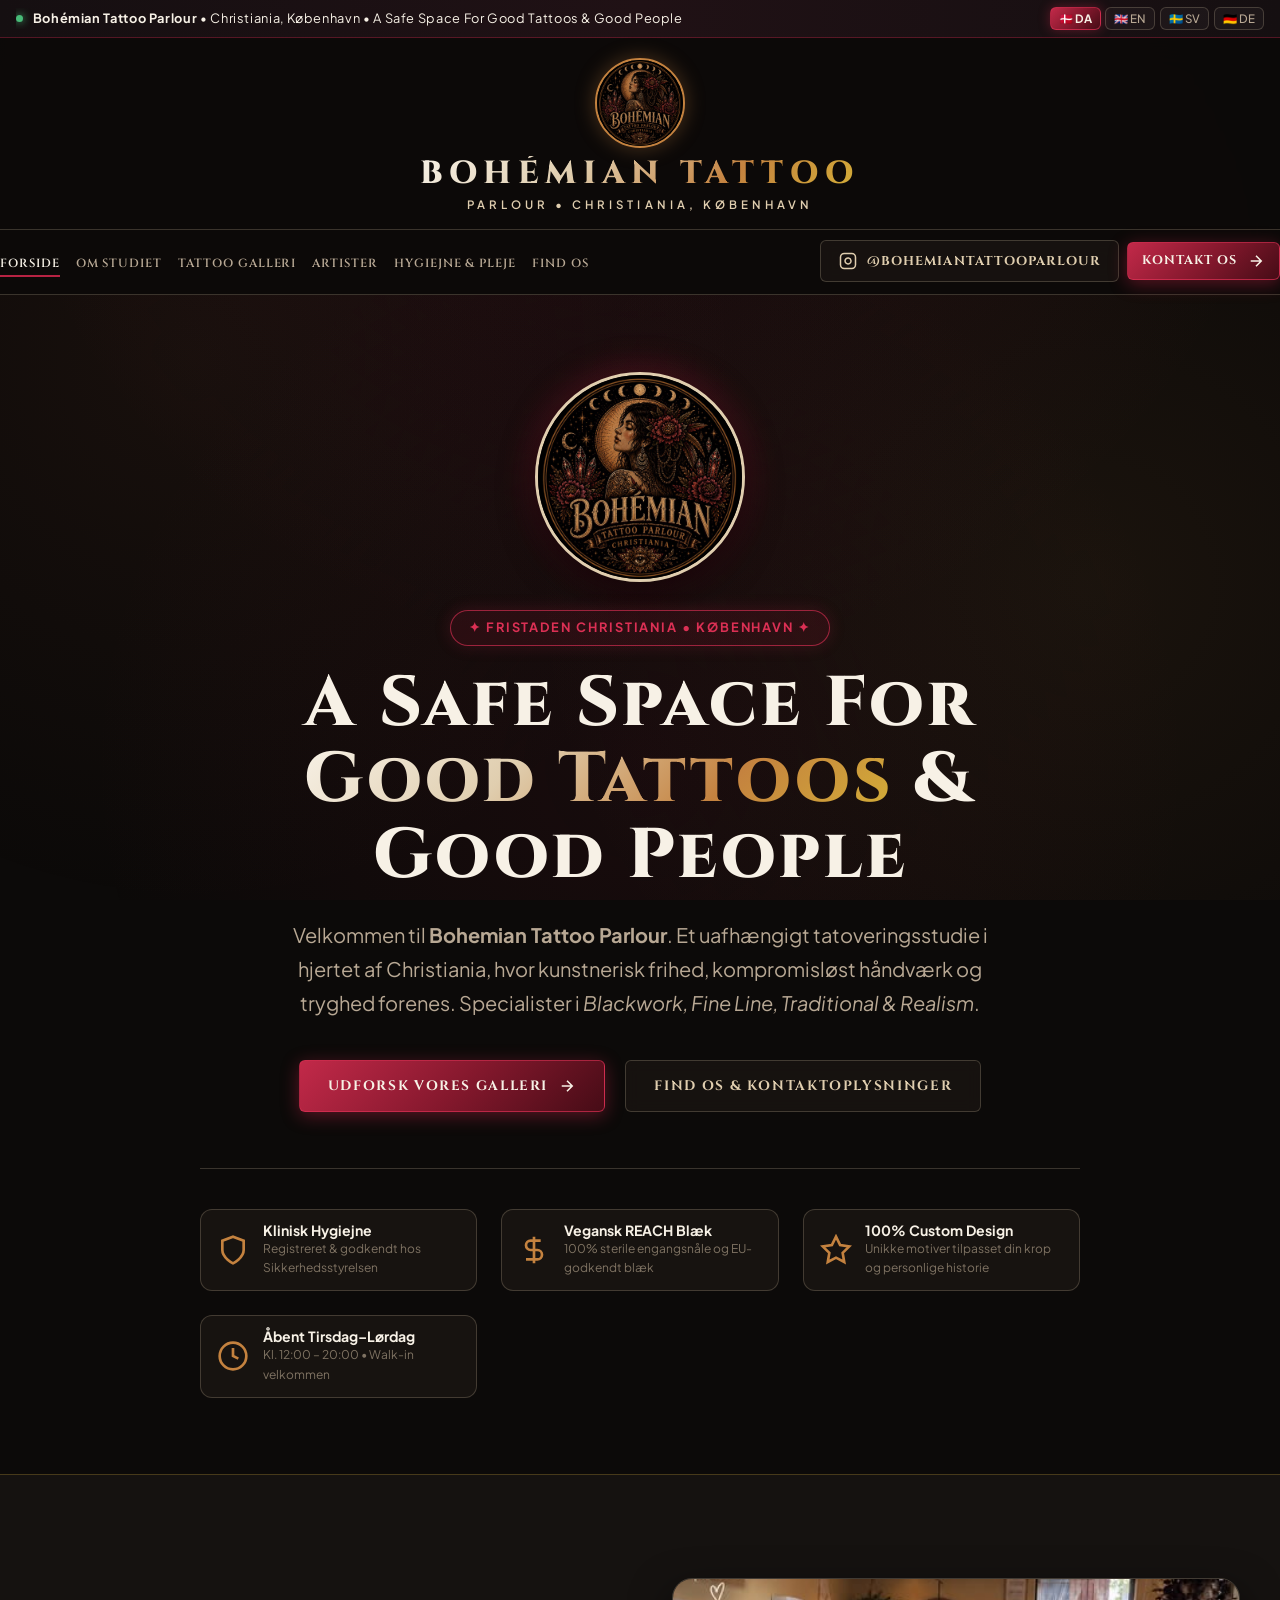
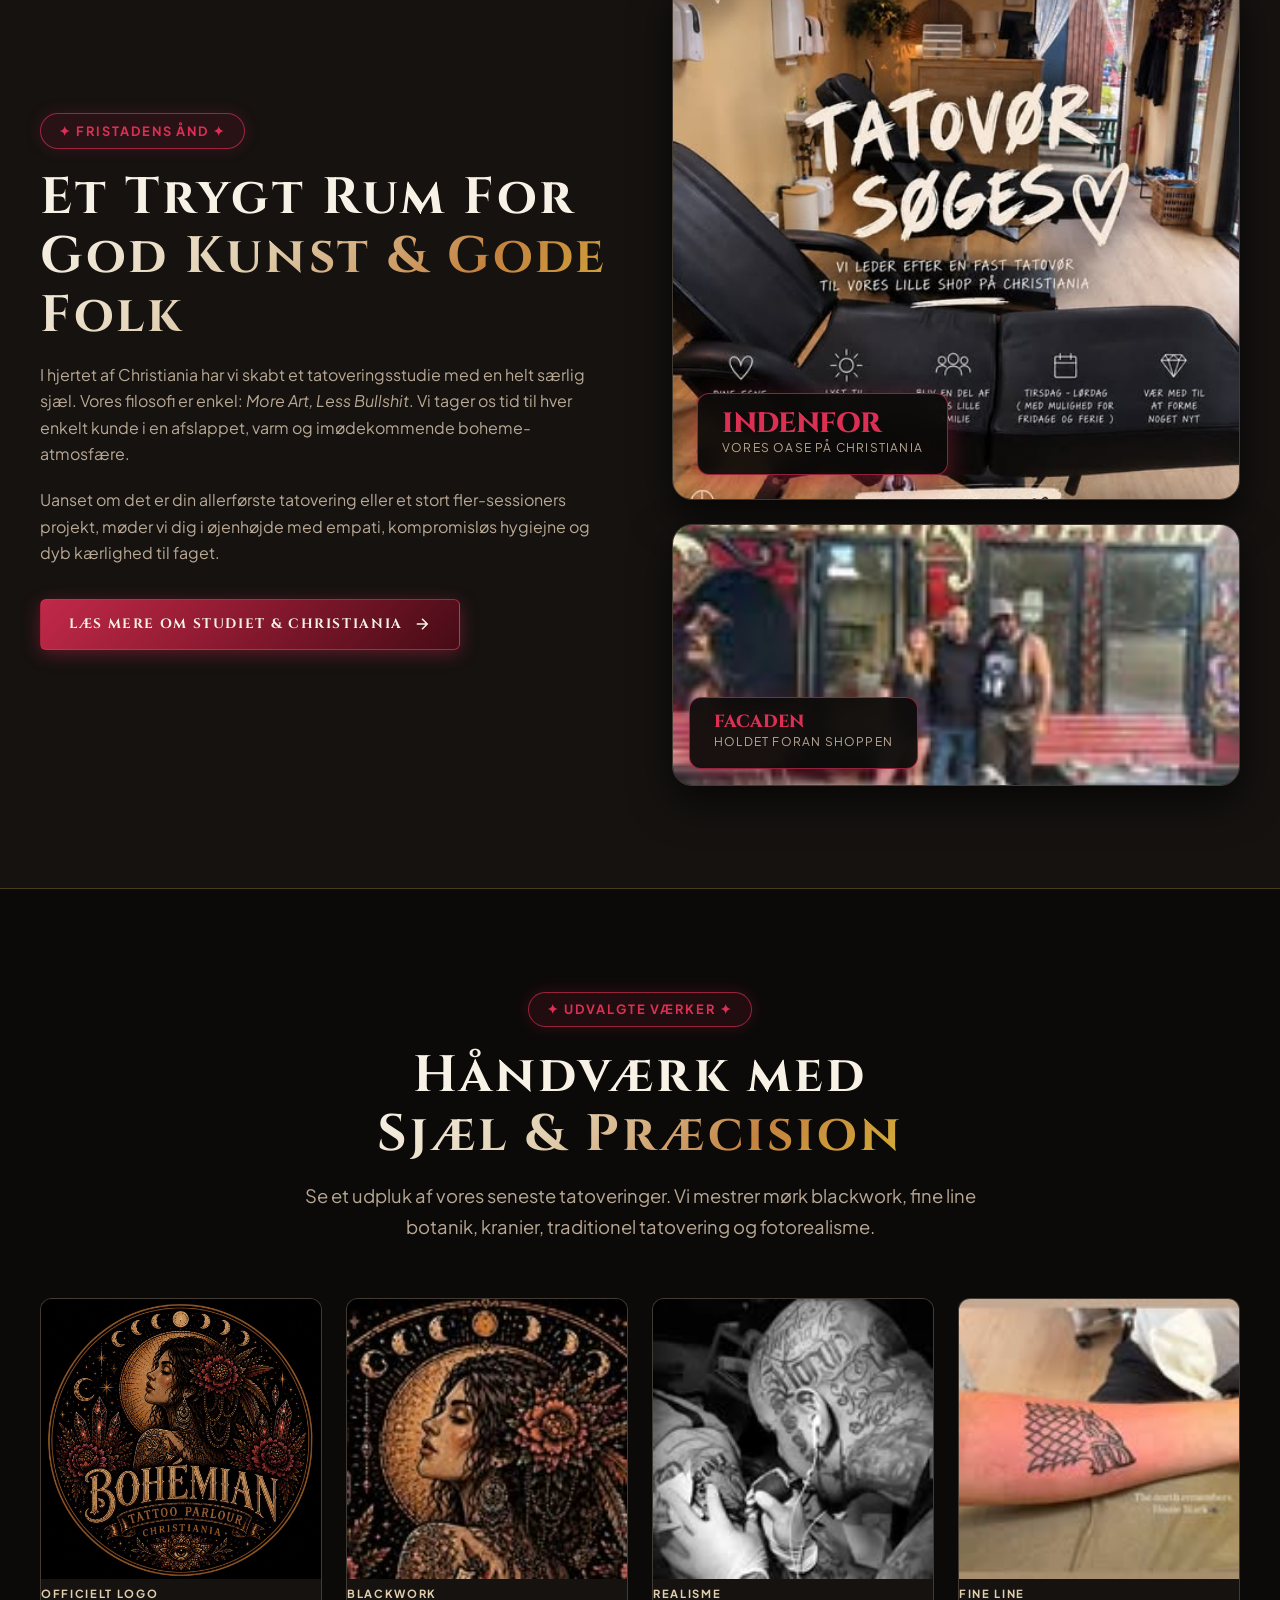
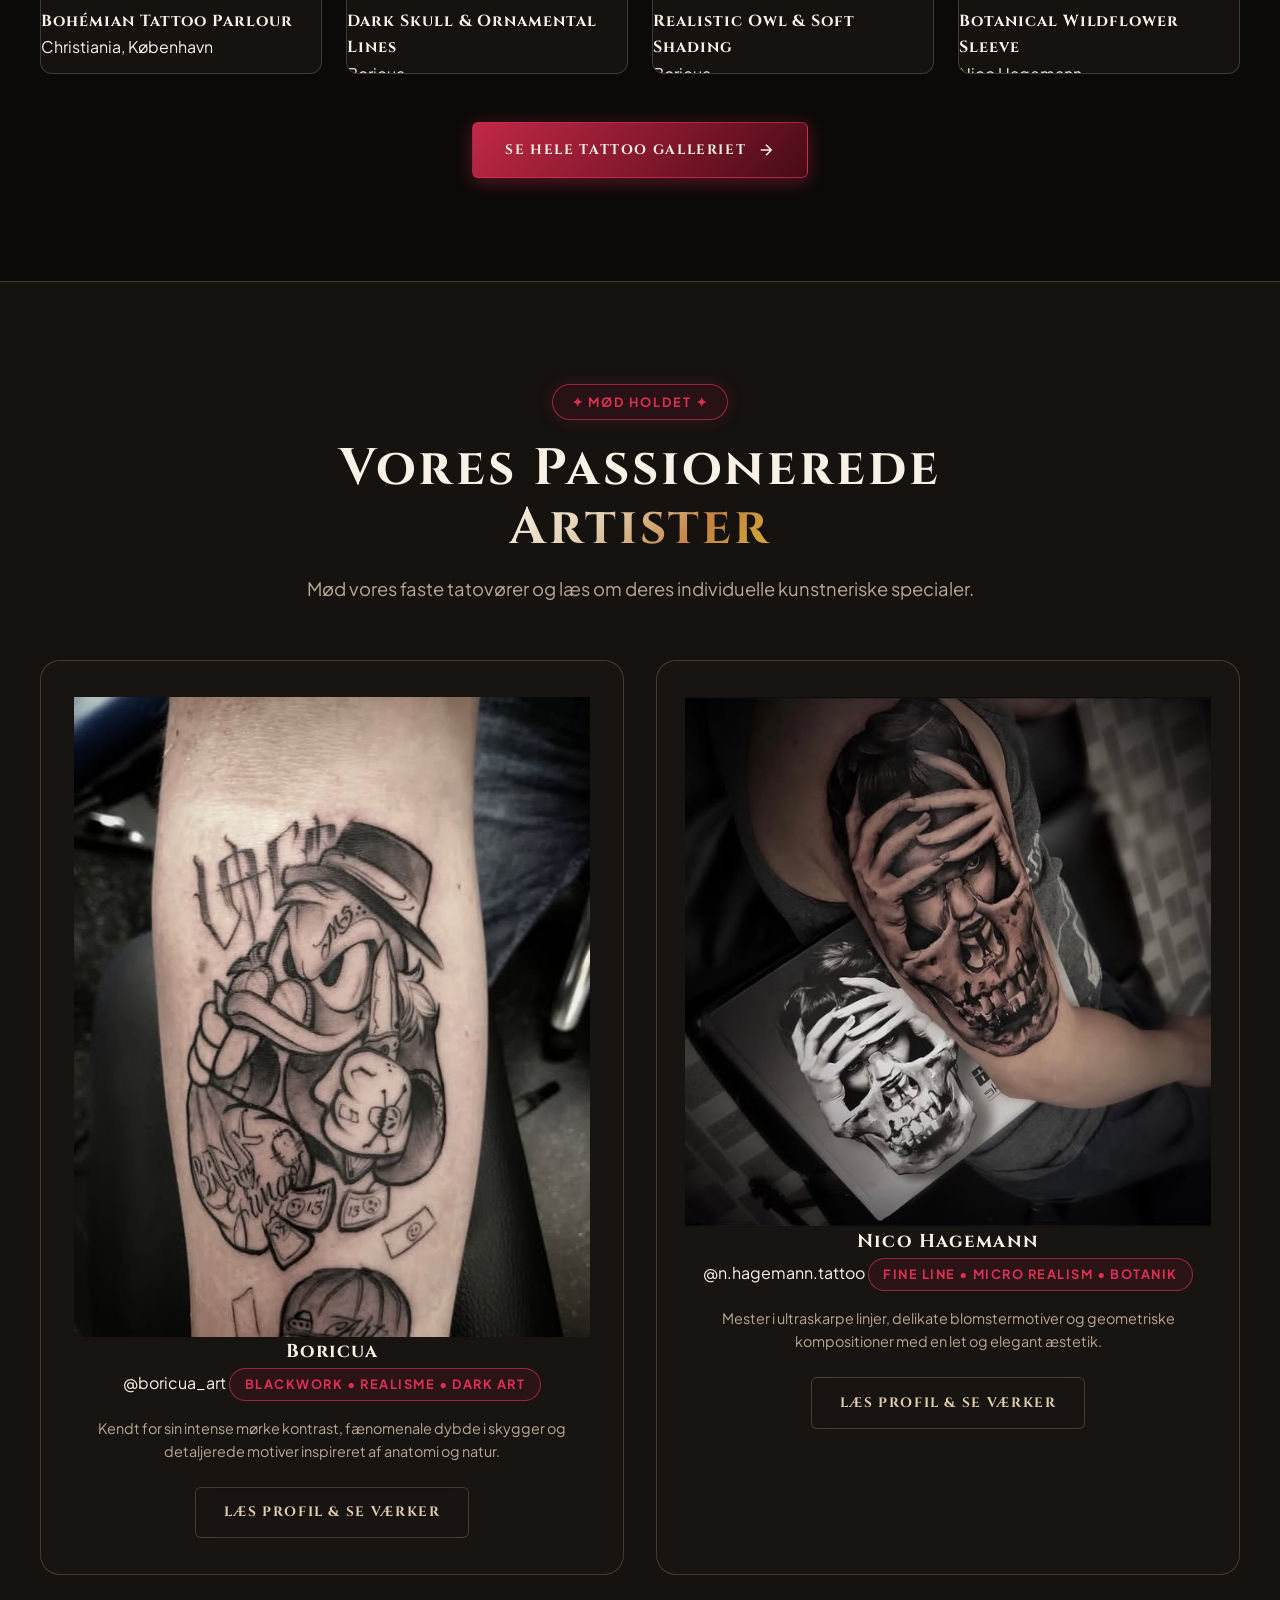
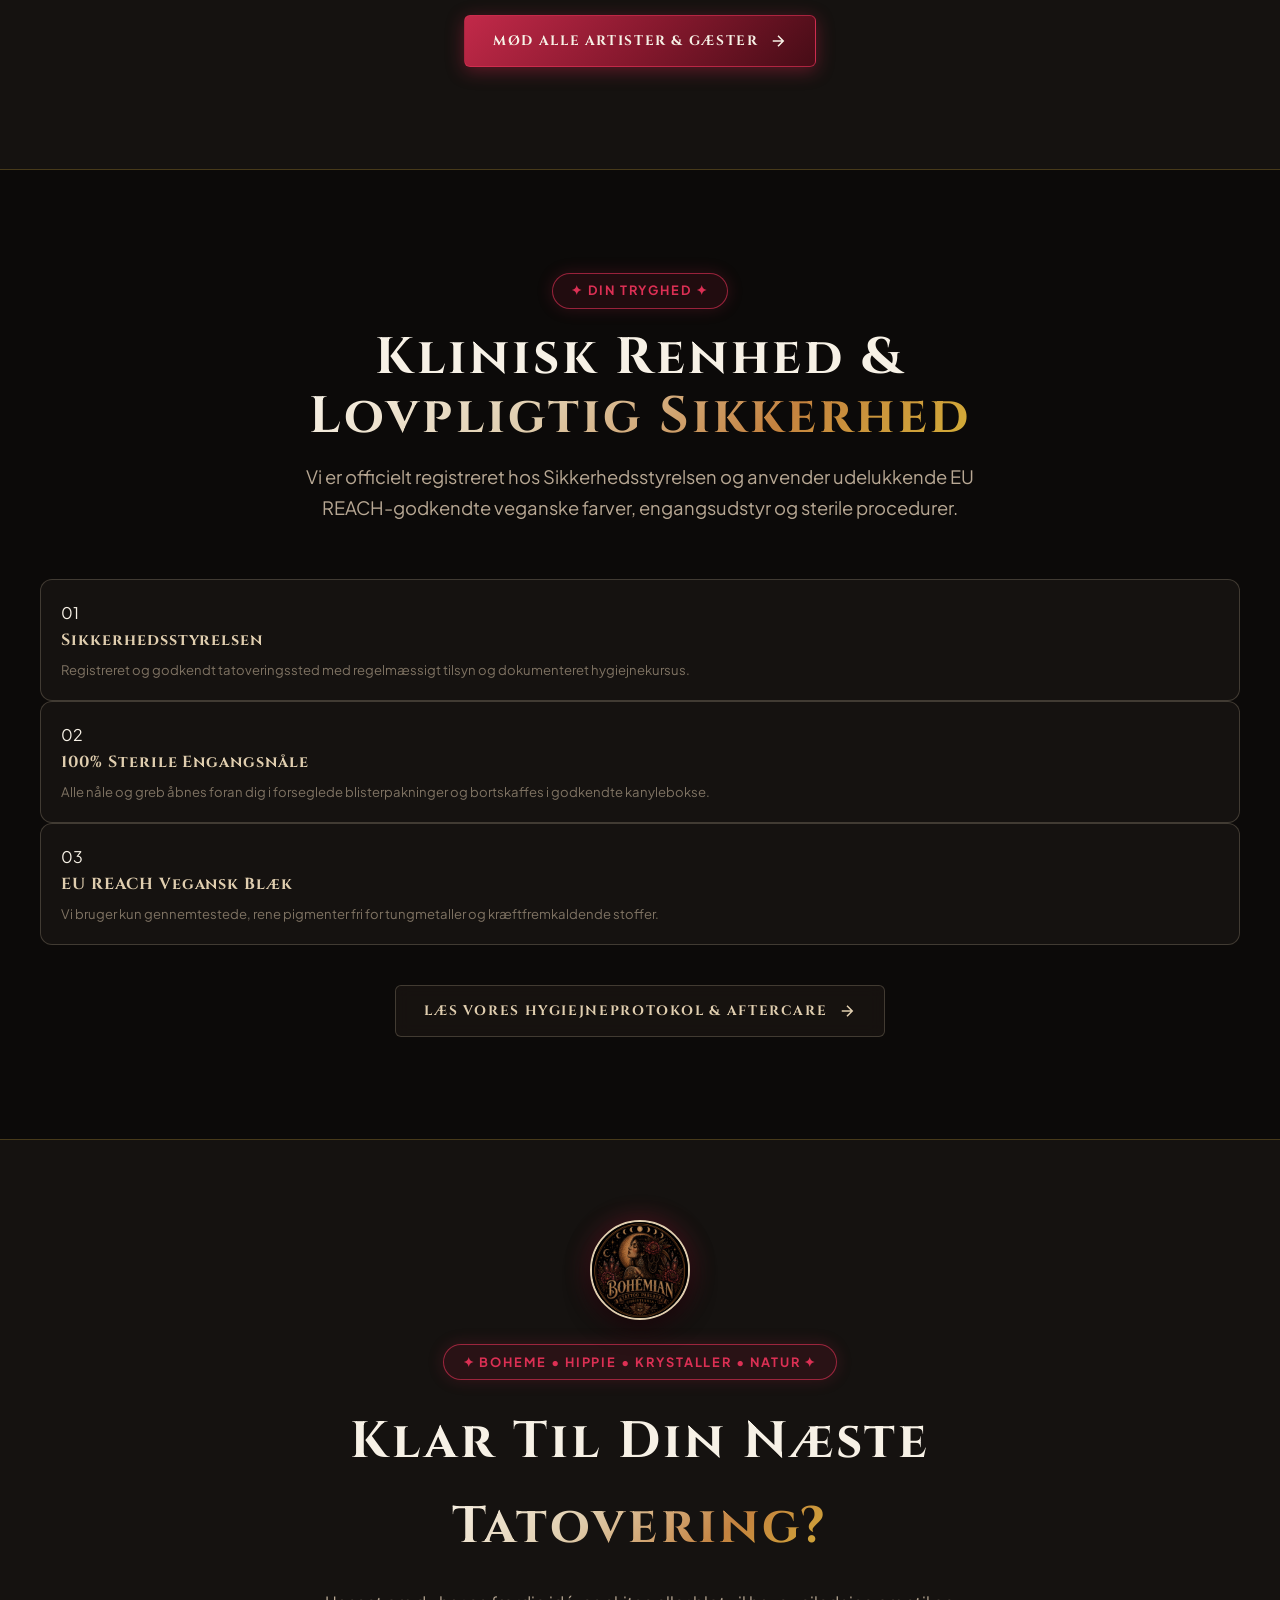
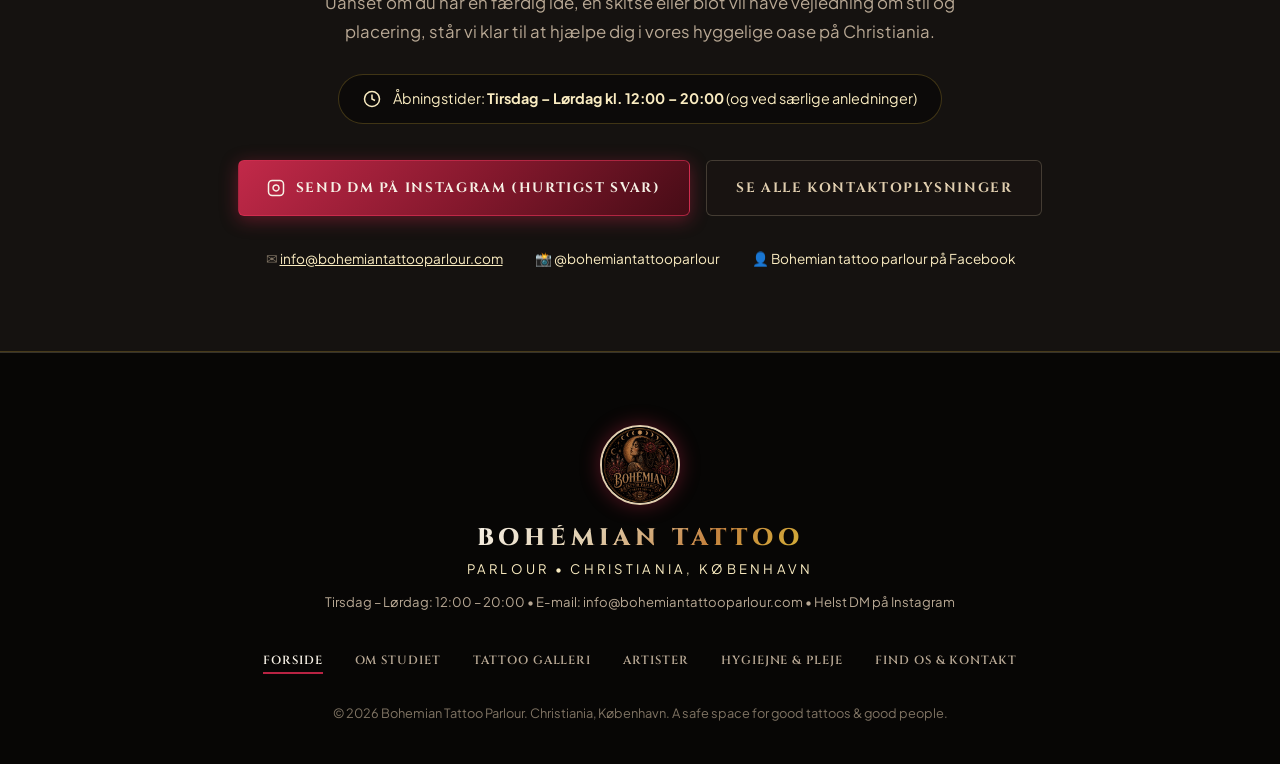
<file: index.html>
<!DOCTYPE html>
<html lang="da">
<head>
  <meta charset="UTF-8">
  <meta name="viewport" content="width=device-width, initial-scale=1.0">
  <title>Bohémian Tattoo Parlour — Christiania, København | A Safe Space For Good Tattoos</title>
  <meta name="description" content="Bohémian Tattoo Parlour er et uafhængigt tatovørstudie på Christiania i København. Specialister i Blackwork, Fine Line, Traditional og Realisme i et trygt miljø.">
  <link rel="icon" type="image/jpeg" href="assets/images/bohemian-master-logo.jpg">
  <link rel="stylesheet" href="assets/css/styles.css?v=bohemian">

  <!-- Schema.org Structured Data for Google Search & Google Maps -->
  <script type="application/ld+json">
  {
    "@context": "https://schema.org",
    "@type": "TattooParlor",
    "name": "Bohemian Tattoo Parlour",
    "alternateName": ["Bohémian Tattoo Parlour Christiania", "Bohemian Tattoo Copenhagen"],
    "image": "https://razirazidk-glitch.github.io/bohemian-tatoo/assets/images/bohemian-master-logo.jpg",
    "logo": "https://razirazidk-glitch.github.io/bohemian-tatoo/assets/images/bohemian-master-logo.jpg",
    "url": "https://razirazidk-glitch.github.io/bohemian-tatoo/",
    "email": "info@bohemiantattooparlour.com",
    "priceRange": "$$",
    "currenciesAccepted": "DKK",
    "paymentAccepted": "Cash, MobilePay, Credit Card",
    "address": {
      "@type": "PostalAddress",
      "streetAddress": "Fristaden Christiania",
      "addressLocality": "København K",
      "postalCode": "1440",
      "addressCountry": "DK"
    },
    "geo": {
      "@type": "GeoCoordinates",
      "latitude": 55.673899,
      "longitude": 12.598232
    },
    "openingHoursSpecification": [
      {
        "@type": "OpeningHoursSpecification",
        "dayOfWeek": ["Tuesday", "Wednesday", "Thursday", "Friday", "Saturday"],
        "opens": "12:00",
        "closes": "20:00"
      }
    ],
    "sameAs": [
      "https://www.instagram.com/bohemiantattooparlour/",
      "https://www.facebook.com/bohemiantattooparlour"
    ],
    "description": "Bohemian Tattoo Parlour er et uafhængigt tatovørstudie på Christiania i København K. Specialister i Blackwork, Fine Line, Traditional og Realisme i et trygt, boheme, hippie- og naturinspireret frirum."
  }
  </script>

  <!-- Preload translations & immediate language rehydration -->
  <script src="assets/js/translations.js"></script>
  <script>
    (function() {
      try {
        var l = localStorage.getItem('bt_lang') || 'da';
        if (['da', 'en', 'sv', 'de'].indexOf(l) === -1) l = 'da';
        document.documentElement.lang = l;
        window.__bt_current_lang = l;
      } catch(e) {
        document.documentElement.lang = 'da';
      }
    })();
  </script>
</head>
<body>

  <!-- Top Announcement Bar -->
  <div class="announcement-bar">
    <div class="announcement-inner">
      <div class="announcement-text">
        <span class="badge-live" aria-hidden="true"></span>
        <span data-i18n="announcement"><strong>Bohémian Tattoo Parlour</strong> • Christiania, København • A Safe Space For Good Tattoos &amp; Good People</span>
      </div>
      <div class="lang-selector" role="group" aria-label="Sprogvalg / Language selection">
        <button type="button" class="lang-btn" data-lang="da" title="Dansk">🇩🇰 DA</button>
        <button type="button" class="lang-btn" data-lang="en" title="English">🇬🇧 EN</button>
        <button type="button" class="lang-btn" data-lang="sv" title="Svenska">🇸🇪 SV</button>
        <button type="button" class="lang-btn" data-lang="de" title="Deutsch">🇩🇪 DE</button>
      </div>
    </div>
  </div>

  <!-- Centered Top Header with Official Master Logo -->
  <header class="site-header">
    <div class="container header-inner">
      <a href="index.html" class="brand-centerpiece" aria-label="Bohémian Tattoo Parlour Forside">
        <div class="logo-wrapper">
          <img src="assets/images/bohemian-master-logo.jpg" alt="Bohémian Tattoo Parlour Christiania Logo" class="brand-master-emblem" width="90" height="90">
        </div>
        <h1 class="brand-title gold-gradient-text">BOHÉMIAN TATTOO</h1>
        <span class="brand-tagline" data-i18n="nav_tagline">PARLOUR • CHRISTIANIA, KØBENHAVN</span>
      </a>

      <div class="nav-row">
        <nav aria-label="Hovednavigation">
          <ul class="nav-links">
            <li><a href="index.html" class="nav-link active" data-i18n="nav_home">Forside</a></li>
            <li><a href="om-os.html" class="nav-link" data-i18n="nav_about">Om Studiet</a></li>
            <li><a href="galleri.html" class="nav-link" data-i18n="nav_gallery">Tattoo Galleri</a></li>
            <li><a href="artister.html" class="nav-link" data-i18n="nav_artists">Artister</a></li>
            <li><a href="hygiejne.html" class="nav-link" data-i18n="nav_hygiene">Hygiejne &amp; Pleje</a></li>
            <li><a href="kontakt.html" class="nav-link" data-i18n="nav_contact_short">Find Os</a></li>
          </ul>
        </nav>

        <div class="header-actions">
          <a href="https://www.instagram.com/bohemiantattooparlour/" target="_blank" rel="noopener" class="btn btn-secondary" style="padding: 0.6rem 1.1rem; font-size: 0.8rem;">
            <svg class="btn-icon" viewBox="0 0 24 24" fill="none" stroke="currentColor" stroke-width="2"><rect x="2" y="2" width="20" height="20" rx="5" ry="5"/><path d="M16 11.37A4 4 0 1 1 12.63 8 4 4 0 0 1 16 11.37z"/><line x1="17.5" y1="6.5" x2="17.51" y2="6.5"/></svg>
            <span>@bohemiantattooparlour</span>
          </a>
          <a href="kontakt.html" class="btn btn-primary">
            <span data-i18n="nav_contact_btn">Kontakt Os</span>
            <svg class="btn-icon" viewBox="0 0 24 24" fill="none" stroke="currentColor" stroke-width="2"><path d="M5 12h14M12 5l7 7-7 7"/></svg>
          </a>
        </div>

        <button class="mobile-nav-toggle" aria-label="Åbn navigationsmenu" aria-expanded="false" aria-controls="mobile-menu">
          <span></span>
          <span></span>
          <span></span>
        </button>
      </div>
    </div>
  </header>
  <script>
    (function() {
      var l = window.__bt_current_lang;
      if (l && l !== 'da' && window.translations && window.translations[l]) {
        var dict = window.translations[l];
        document.querySelectorAll('.announcement-bar [data-i18n], .site-header [data-i18n]').forEach(function(el) {
          var k = el.getAttribute('data-i18n');
          if (dict[k] !== undefined) el.innerHTML = dict[k];
        });
      }
    })();
  </script>

  <!-- Mobile Drawer Menu -->
  <div class="mobile-nav-backdrop"></div>
  <div class="mobile-nav-drawer" id="mobile-menu" aria-hidden="true">
    <div>
      <div class="brand-centerpiece" style="margin-bottom: 1.5rem;">
        <img src="assets/images/bohemian-master-logo.jpg" alt="Bohémian Tattoo Parlour Logo" class="brand-master-emblem" style="width: 72px; height: 72px; margin-bottom: 0.5rem;">
        <span class="brand-title gold-gradient-text" style="font-size: 1.3rem;">BOHÉMIAN TATTOO</span>
        <span class="brand-tagline" data-i18n="nav_tagline">PARLOUR • CHRISTIANIA, KØBENHAVN</span>
      </div>

      <!-- Mobile Language Selector -->
      <div class="mobile-lang-selector" role="group" aria-label="Sprogvalg / Language selection">
        <button type="button" class="lang-btn active" data-lang="da" aria-pressed="true">🇩🇰 Dansk</button>
        <button type="button" class="lang-btn" data-lang="en" aria-pressed="false">🇬🇧 English</button>
        <button type="button" class="lang-btn" data-lang="sv" aria-pressed="false">🇸🇪 Svenska</button>
        <button type="button" class="lang-btn" data-lang="de" aria-pressed="false">🇩🇪 Deutsch</button>
      </div>

      <ul class="mobile-nav-links">
        <li><a href="index.html" class="nav-link active" data-i18n="nav_home">Forside</a></li>
        <li><a href="om-os.html" class="nav-link" data-i18n="nav_about">Om Studiet</a></li>
        <li><a href="galleri.html" class="nav-link" data-i18n="nav_gallery">Tattoo Galleri</a></li>
        <li><a href="artister.html" class="nav-link" data-i18n="nav_artists_team">Artister &amp; Team</a></li>
        <li><a href="hygiejne.html" class="nav-link" data-i18n="nav_hygiene">Hygiejne &amp; Pleje</a></li>
        <li><a href="kontakt.html" class="nav-link" data-i18n="nav_contact">Find Os &amp; Kontakt</a></li>
      </ul>
    </div>
    <div>
      <a href="kontakt.html" class="btn btn-primary" style="width: 100%; margin-bottom: 0.75rem;" data-i18n="nav_contact_studio">Kontakt Studiet</a>
      <a href="https://www.instagram.com/bohemiantattooparlour/" target="_blank" rel="noopener" class="btn btn-secondary" style="width: 100%; margin-bottom: 1rem;">
        <span data-i18n="btn_dm_insta">DM på Instagram</span>
      </a>
      <p style="font-size: 0.8rem; color: var(--text-dim); text-align: center;" data-i18n="nav_drawer_sub">Christiania, København • More Art Less Bullshit</p>
    </div>
  </div>

  <main id="top">
    <!-- Hero Section with Master Logo -->
    <section class="hero-section">
      <div class="container hero-content">
        <div class="hero-emblem-wrapper">
          <img src="assets/images/bohemian-master-logo.jpg" alt="Bohémian Tattoo Parlour Christiania Officielt Segl" class="hero-master-emblem" width="200" height="200">
        </div>
        <div class="section-badge">
          <span data-i18n="hero_badge">✦ Fristaden Christiania • København ✦</span>
        </div>
        <h1 class="hero-headline">
          <span data-i18n="hero_title_1">A Safe Space For</span> <span class="gold-gradient-text" data-i18n="hero_title_gold">Good Tattoos</span> <span data-i18n="hero_title_2">&amp; Good People</span>
        </h1>
        <p class="hero-description" data-i18n="hero_desc">
          Velkommen til <strong>Bohémian Tattoo Parlour</strong>. Et uafhængigt tatoveringsstudie i hjertet af Christiania, hvor kunstnerisk frihed, kompromisløst håndværk og tryghed forenes. Specialister i <em>Blackwork, Fine Line, Traditional &amp; Realism</em>.
        </p>

        <div class="hero-cta-group">
          <a href="galleri.html" class="btn btn-primary">
            <span data-i18n="hero_btn_gallery">Udforsk Vores Galleri</span>
            <svg class="btn-icon" viewBox="0 0 24 24" fill="none" stroke="currentColor" stroke-width="2"><path d="M5 12h14M12 5l7 7-7 7"/></svg>
          </a>
          <a href="kontakt.html" class="btn btn-secondary">
            <span data-i18n="hero_btn_contact">Find Os &amp; Kontaktoplysninger</span>
          </a>
        </div>

        <!-- Trust Badges -->
        <div class="trust-badges-grid">
          <div class="trust-item">
            <svg class="trust-icon" viewBox="0 0 24 24" fill="none" stroke="currentColor" stroke-width="2"><path d="M12 22s8-4 8-10V5l-8-3-8 3v7c0 6 8 10 8 10z"/></svg>
            <div>
              <div class="trust-title" data-i18n="trust_hygiene_title">Klinisk Hygiejne</div>
              <div class="trust-desc" data-i18n="trust_hygiene_desc">Registreret &amp; godkendt hos Sikkerhedsstyrelsen</div>
            </div>
          </div>

          <div class="trust-item">
            <svg class="trust-icon" viewBox="0 0 24 24" fill="none" stroke="currentColor" stroke-width="2"><path d="M12 2v20M17 5H9.5a3.5 3.5 0 0 0 0 7h5a3.5 3.5 0 0 1 0 7H6"/></svg>
            <div>
              <div class="trust-title" data-i18n="trust_vegan_title">Vegansk REACH Blæk</div>
              <div class="trust-desc" data-i18n="trust_vegan_desc">100% sterile engangsnåle og EU-godkendt blæk</div>
            </div>
          </div>

          <div class="trust-item">
            <svg class="trust-icon" viewBox="0 0 24 24" fill="none" stroke="currentColor" stroke-width="2"><path d="M12 2l3.09 6.26L22 9.27l-5 4.87 1.18 6.88L12 17.77l-6.18 3.25L7 14.14 2 9.27l6.91-1.01L12 2z"/></svg>
            <div>
              <div class="trust-title" data-i18n="trust_custom_title">100% Custom Design</div>
              <div class="trust-desc" data-i18n="trust_custom_desc">Unikke motiver tilpasset din krop og personlige historie</div>
            </div>
          </div>

          <div class="trust-item">
            <svg class="trust-icon" viewBox="0 0 24 24" fill="none" stroke="currentColor" stroke-width="2"><circle cx="12" cy="12" r="10"/><path d="M12 6v6l4 2"/></svg>
            <div>
              <div class="trust-title">Åbent Tirsdag–Lørdag</div>
              <div class="trust-desc">Kl. 12:00 – 20:00 • Walk-in velkommen</div>
            </div>
          </div>
        </div>
      </div>
    </section>

    <!-- Teaser Section 1: Om Studiet -->
    <section style="background: var(--bg-surface); border-top: 1px solid var(--gold-border); border-bottom: 1px solid var(--gold-border);">
      <div class="container">
        <div class="about-grid">
          <div class="about-text">
            <div class="section-badge" data-i18n="index_about_badge">✦ Fristadens Ånd ✦</div>
            <h2 class="section-title"><span data-i18n="index_about_title_1">Et Trygt Rum For</span> <span class="gold-gradient-text" data-i18n="index_about_title_gold">God Kunst &amp; Gode Folk</span></h2>
            <p data-i18n="index_about_p1">
              I hjertet af Christiania har vi skabt et tatoveringsstudie med en helt særlig sjæl. Vores filosofi er enkel: <em>More Art, Less Bullshit</em>. Vi tager os tid til hver enkelt kunde i en afslappet, varm og imødekommende boheme-atmosfære.
            </p>
            <p data-i18n="index_about_p2">
              Uanset om det er din allerførste tatovering eller et stort fler-sessioners projekt, møder vi dig i øjenhøjde med empati, kompromisløs hygiejne og dyb kærlighed til faget.
            </p>

            <div style="margin-top: 2rem;">
              <a href="om-os.html" class="btn btn-primary">
                <span data-i18n="index_about_btn">Læs Mere Om Studiet &amp; Christiania</span>
                <svg class="btn-icon" viewBox="0 0 24 24" fill="none" stroke="currentColor" stroke-width="2"><path d="M5 12h14M12 5l7 7-7 7"/></svg>
              </a>
            </div>
          </div>

          <div class="about-images-duo">
            <div class="about-image-card" style="margin-bottom: 1.5rem;">
              <img src="assets/images/instagram/ig_photo_7.jpg" alt="Bohémian Tattoo Parlour studie indendørs på Christiania">
              <div class="about-floating-badge">
                <div class="number">INDENFOR</div>
                <div class="label">Vores Oase på Christiania</div>
              </div>
            </div>
            
            <div class="about-image-card">
              <img src="assets/images/instagram/ig_photo_4.jpg" alt="Bohemian Tattoo shop facade og holdet på Christiania" style="height: 260px; object-fit: cover;">
              <div class="about-floating-badge" style="bottom: 1rem; left: 1rem;">
                <div class="number" style="font-size: 1.1rem;">FACADEN</div>
                <div class="label">Holdet foran shoppen</div>
              </div>
            </div>
          </div>
        </div>
      </div>
    </section>

    <!-- Teaser Section 2: Udvalgt Galleri -->
    <section>
      <div class="container">
        <div class="text-center" style="max-width: 720px; margin: 0 auto 3rem auto;">
          <div class="section-badge" data-i18n="index_gallery_badge">✦ Udvalgte Værker ✦</div>
          <h2 class="section-title"><span data-i18n="index_gallery_title_1">Håndværk med</span> <span class="gold-gradient-text" data-i18n="index_gallery_title_gold">Sjæl &amp; Præcision</span></h2>
          <p class="section-subtitle" data-i18n="index_gallery_desc">
            Se et udpluk af vores seneste tatoveringer. Vi mestrer mørk blackwork, fine line botanik, kranier, traditionel tatovering og fotorealisme.
          </p>
        </div>

        <div class="gallery-grid" style="grid-template-columns: repeat(auto-fill, minmax(280px, 1fr)); gap: 1.5rem;">
          <!-- Master Emblem Card -->
          <div class="gallery-card">
            <div class="gallery-img-wrap">
              <img src="assets/images/bohemian-master-logo.jpg" alt="Bohémian Tattoo Parlour Master Emblem" loading="lazy">
              <div class="gallery-overlay">
                <span class="gallery-tag">Officielt Logo</span>
                <h4 class="gallery-title">Bohémian Tattoo Parlour</h4>
                <p class="gallery-artist">Christiania, København</p>
              </div>
            </div>
          </div>

          <!-- Featured Work 1 -->
          <div class="gallery-card">
            <div class="gallery-img-wrap">
              <img src="assets/images/instagram/ig_photo_1.jpg" alt="Blackwork Skull Tatovering" loading="lazy">
              <div class="gallery-overlay">
                <span class="gallery-tag">Blackwork</span>
                <h4 class="gallery-title">Dark Skull &amp; Ornamental Lines</h4>
                <p class="gallery-artist">Boricua</p>
              </div>
            </div>
          </div>

          <!-- Featured Work 2 -->
          <div class="gallery-card">
            <div class="gallery-img-wrap">
              <img src="assets/images/instagram/ig_photo_2.jpg" alt="Realistisk Ugle Tatovering" loading="lazy">
              <div class="gallery-overlay">
                <span class="gallery-tag">Realisme</span>
                <h4 class="gallery-title">Realistic Owl &amp; Soft Shading</h4>
                <p class="gallery-artist">Boricua</p>
              </div>
            </div>
          </div>

          <!-- Featured Work 3 -->
          <div class="gallery-card">
            <div class="gallery-img-wrap">
              <img src="assets/images/instagram/ig_photo_3.jpg" alt="Botanisk Blomst Fine Line Tatovering" loading="lazy">
              <div class="gallery-overlay">
                <span class="gallery-tag">Fine Line</span>
                <h4 class="gallery-title">Botanical Wildflower Sleeve</h4>
                <p class="gallery-artist">Nico Hagemann</p>
              </div>
            </div>
          </div>
        </div>

        <div class="text-center" style="margin-top: 3rem;">
          <a href="galleri.html" class="btn btn-primary" style="padding: 1rem 2rem;">
            <span data-i18n="index_gallery_btn">Se Det Komplette Galleri (16+ Billeder)</span>
            <svg class="btn-icon" viewBox="0 0 24 24" fill="none" stroke="currentColor" stroke-width="2"><path d="M5 12h14M12 5l7 7-7 7"/></svg>
          </a>
        </div>
      </div>
    </section>

    <!-- Teaser Section 3: Vores Artister -->
    <section style="background: var(--bg-surface); border-top: 1px solid var(--gold-border); border-bottom: 1px solid var(--gold-border);">
      <div class="container">
        <div class="text-center" style="max-width: 720px; margin: 0 auto 3rem auto;">
          <div class="section-badge" data-i18n="index_artists_badge">✦ Mød Holdet ✦</div>
          <h2 class="section-title"><span data-i18n="index_artists_title_1">Vores Passionerede</span> <span class="gold-gradient-text" data-i18n="index_artists_title_gold">Artister</span></h2>
          <p class="section-subtitle" data-i18n="index_artists_desc">
            Mød vores faste tatovører og læs om deres individuelle kunstneriske specialer.
          </p>
        </div>

        <div class="artists-grid" style="grid-template-columns: repeat(auto-fit, minmax(300px, 1fr));">
          <!-- Artist 1 -->
          <div class="artist-card">
            <div class="artist-header">
              <div class="artist-avatar-wrap">
                <img src="assets/images/instagram/ig_photo_15.jpg" alt="Tatovør Boricua" class="artist-avatar">
              </div>
              <div class="artist-meta">
                <h3>Boricua</h3>
                <span class="artist-handle">@boricua_art</span>
                <span class="artist-specialty">Blackwork • Realisme • Dark Art</span>
              </div>
            </div>
            <p class="artist-bio">
              Kendt for sin intense mørke kontrast, fænomenale dybde i skygger og detaljerede motiver inspireret af anatomi og natur.
            </p>
            <div class="artist-actions">
              <a href="artister.html" class="btn btn-secondary" style="width: 100%;">Læs Profil &amp; Se Værker</a>
            </div>
          </div>

          <!-- Artist 2 -->
          <div class="artist-card">
            <div class="artist-header">
              <div class="artist-avatar-wrap">
                <img src="assets/images/instagram/ig_photo_16.jpg" alt="Tatovør Nico Hagemann" class="artist-avatar">
              </div>
              <div class="artist-meta">
                <h3>Nico Hagemann</h3>
                <span class="artist-handle">@n.hagemann.tattoo</span>
                <span class="artist-specialty">Fine Line • Micro Realism • Botanik</span>
              </div>
            </div>
            <p class="artist-bio">
              Mester i ultraskarpe linjer, delikate blomstermotiver og geometriske kompositioner med en let og elegant æstetik.
            </p>
            <div class="artist-actions">
              <a href="artister.html" class="btn btn-secondary" style="width: 100%;">Læs Profil &amp; Se Værker</a>
            </div>
          </div>
        </div>

        <div class="text-center" style="margin-top: 2.5rem;">
          <a href="artister.html" class="btn btn-primary">
            <span data-i18n="index_artists_btn">Mød Alle Artister &amp; Gæster</span>
            <svg class="btn-icon" viewBox="0 0 24 24" fill="none" stroke="currentColor" stroke-width="2"><path d="M5 12h14M12 5l7 7-7 7"/></svg>
          </a>
        </div>
      </div>
    </section>

    <!-- Teaser Section 4: Hygiejne & Tryghed -->
    <section>
      <div class="container">
        <div class="text-center" style="max-width: 700px; margin: 0 auto 3rem auto;">
          <div class="section-badge" data-i18n="index_hygiene_badge">✦ Din Tryghed ✦</div>
          <h2 class="section-title"><span data-i18n="index_hygiene_title_1">Klinisk Renhed &amp;</span> <span class="gold-gradient-text" data-i18n="index_hygiene_title_gold">Lovpligtig Sikkerhed</span></h2>
          <p class="section-subtitle" data-i18n="index_hygiene_desc">
            Vi er officielt registreret hos Sikkerhedsstyrelsen og anvender udelukkende EU REACH-godkendte veganske farver, engangsudstyr og sterile procedurer.
          </p>
        </div>

        <div class="features-grid" style="grid-template-columns: repeat(auto-fit, minmax(250px, 1fr)); margin-bottom: 2.5rem;">
          <div class="feature-box">
            <div class="feature-icon-badge">01</div>
            <h4>Sikkerhedsstyrelsen</h4>
            <p>Registreret og godkendt tatoveringssted med regelmæssigt tilsyn og dokumenteret hygiejnekursus.</p>
          </div>
          <div class="feature-box">
            <div class="feature-icon-badge">02</div>
            <h4>100% Sterile Engangsnåle</h4>
            <p>Alle nåle og greb åbnes foran dig i forseglede blisterpakninger og bortskaffes i godkendte kanylebokse.</p>
          </div>
          <div class="feature-box">
            <div class="feature-icon-badge">03</div>
            <h4>EU REACH Vegansk Blæk</h4>
            <p>Vi bruger kun gennemtestede, rene pigmenter fri for tungmetaller og kræftfremkaldende stoffer.</p>
          </div>
        </div>

        <div class="text-center">
          <a href="hygiejne.html" class="btn btn-secondary">
            <span data-i18n="index_hygiene_btn">Læs Vores Hygiejneprotokol &amp; Aftercare</span>
            <svg class="btn-icon" viewBox="0 0 24 24" fill="none" stroke="currentColor" stroke-width="2"><path d="M5 12h14M12 5l7 7-7 7"/></svg>
          </a>
        </div>
      </div>
    </section>

    <!-- CTA & Location Banner -->
    <section style="background: var(--bg-surface); border-top: 1px solid var(--gold-border); border-bottom: 1px solid var(--gold-border); padding: 5rem 0;">
      <div class="container" style="max-width: 900px; text-align: center;">
        <div class="banner-emblem-wrapper">
          <img src="assets/images/bohemian-master-logo.jpg" alt="Bohemian Tattoo Parlour Logo" class="banner-master-emblem" width="100" height="100">
        </div>
        <div class="section-badge" data-i18n="banner_badge">✦ Boheme • Hippie • Krystaller • Natur ✦</div>
        <h2 style="font-size: clamp(2rem, 4vw, 3.2rem); margin-bottom: 1.25rem;">
          <span data-i18n="banner_title_1">Klar Til Din Næste</span> <span class="gold-gradient-text" data-i18n="banner_title_gold">Tatovering?</span>
        </h2>
        <p style="font-size: 1.05rem; color: var(--text-muted); line-height: 1.7; margin-bottom: 1.75rem; max-width: 680px; margin-left: auto; margin-right: auto;" data-i18n="banner_desc">
          Uanset om du har en færdig idé, en skitse eller blot vil have vejledning om stil og placering, står vi klar til at hjælpe dig i vores hyggelige oase på Christiania.
        </p>

        <div style="display: inline-flex; align-items: center; gap: 0.75rem; background: rgba(0,0,0,0.4); border: 1px solid var(--gold-border); padding: 0.75rem 1.5rem; border-radius: var(--radius-full); margin-bottom: 2.25rem; font-size: 0.9rem; color: var(--gold-light);">
          <svg viewBox="0 0 24 24" width="18" height="18" fill="none" stroke="currentColor" stroke-width="2"><circle cx="12" cy="12" r="10"/><polyline points="12 6 12 12 16 14"/></svg>
          <span data-i18n="banner_hours">Åbningstider: <strong>Tirsdag – Lørdag kl. 12:00 – 20:00</strong> (og ved særlige anledninger)</span>
        </div>

        <div style="display: flex; gap: 1rem; justify-content: center; flex-wrap: wrap; margin-bottom: 2rem;">
          <a href="https://www.instagram.com/bohemiantattooparlour/" target="_blank" rel="noopener" class="btn btn-primary" style="padding: 1rem 1.8rem;">
            <svg class="btn-icon" viewBox="0 0 24 24" fill="none" stroke="currentColor" stroke-width="2"><rect x="2" y="2" width="20" height="20" rx="5" ry="5"/><path d="M16 11.37A4 4 0 1 1 12.63 8 4 4 0 0 1 16 11.37z"/><line x1="17.5" y1="6.5" x2="17.51" y2="6.5"/></svg>
            <span data-i18n="btn_dm_fast">Send DM på Instagram (Hurtigst Svar)</span>
          </a>
          <a href="kontakt.html" class="btn btn-secondary" style="padding: 1rem 1.8rem;">
            <span data-i18n="btn_see_contact">Se Alle Kontaktoplysninger</span>
          </a>
        </div>

        <div style="display: flex; justify-content: center; gap: 2rem; flex-wrap: wrap; font-size: 0.85rem; color: var(--text-dim);">
          <span>✉ <a href="mailto:info@bohemiantattooparlour.com" style="color: var(--gold-light); text-decoration: underline;">info@bohemiantattooparlour.com</a></span>
          <span>📸 <a href="https://www.instagram.com/bohemiantattooparlour/" target="_blank" rel="noopener" style="color: var(--gold-light);">@bohemiantattooparlour</a></span>
          <span>👤 <a href="https://www.facebook.com/bohemiantattooparlour" target="_blank" rel="noopener" style="color: var(--gold-light);">Bohemian tattoo parlour på Facebook</a></span>
        </div>
      </div>
    </section>
  </main>

  <!-- Centered Footer -->
  <footer class="site-footer">
    <div class="container">
      <div class="footer-emblem">
        <img src="assets/images/bohemian-master-logo.jpg" alt="Bohémian Tattoo Parlour Logo" class="footer-master-emblem" width="80" height="80">
      </div>
      <h3 class="brand-title gold-gradient-text" style="font-size: 1.5rem; margin-bottom: 0.4rem;">BOHÉMIAN TATTOO</h3>
      <p style="font-size: 0.82rem; color: var(--gold-light); letter-spacing: 0.25em; text-transform: uppercase; margin-bottom: 0.75rem;" data-i18n="nav_tagline">
        PARLOUR • CHRISTIANIA, KØBENHAVN
      </p>
      <p style="font-size: 0.82rem; color: var(--text-muted); margin-bottom: 1.5rem;" data-i18n="footer_hours">
        Tirsdag – Lørdag: 12:00 – 20:00 • E-mail: info@bohemiantattooparlour.com • Helst DM på Instagram
      </p>

      <ul class="footer-nav">
        <li><a href="index.html" class="nav-link active" data-i18n="nav_home">Forside</a></li>
        <li><a href="om-os.html" class="nav-link" data-i18n="nav_about">Om Studiet</a></li>
        <li><a href="galleri.html" class="nav-link" data-i18n="nav_gallery">Tattoo Galleri</a></li>
        <li><a href="artister.html" class="nav-link" data-i18n="nav_artists">Artister</a></li>
        <li><a href="hygiejne.html" class="nav-link" data-i18n="nav_hygiene">Hygiejne &amp; Pleje</a></li>
        <li><a href="kontakt.html" class="nav-link" data-i18n="nav_contact">Kontakt &amp; Find Os</a></li>
      </ul>

      <p class="footer-copy" data-i18n="footer_copy">
        &copy; 2026 Bohémian Tattoo Parlour. Christiania, København. A safe space for good tattoos &amp; good people.
      </p>
    </div>
  </footer>

  <script src="assets/js/main.js"></script>
</body>
</html>
</file>
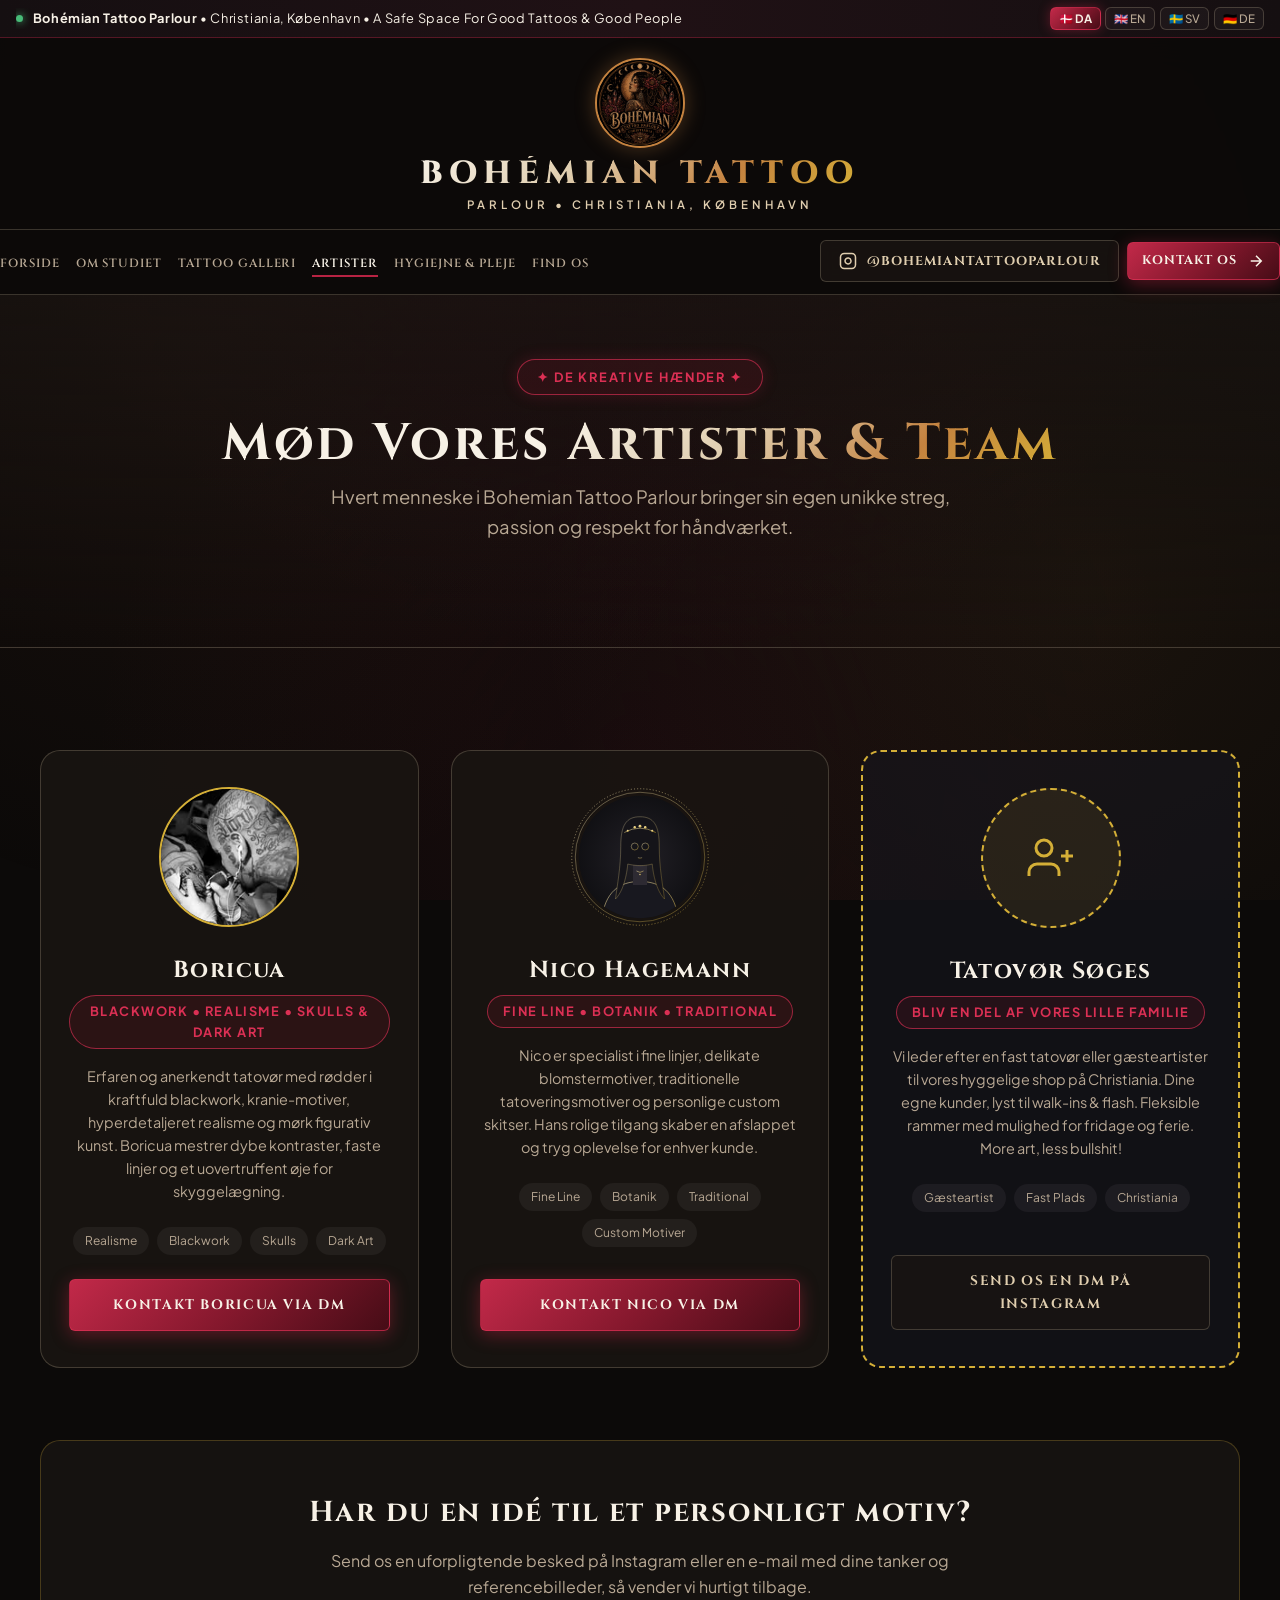
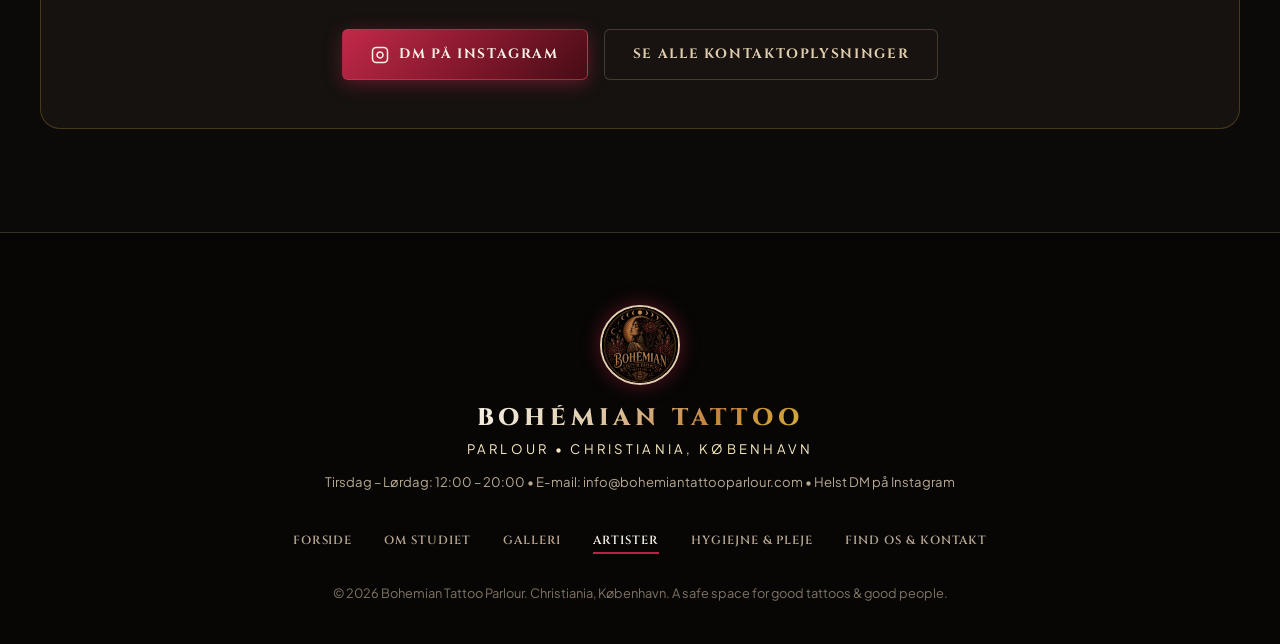
<file: artister.html>
<!DOCTYPE html>
<html lang="da">
<head>
  <meta charset="UTF-8">
  <meta name="viewport" content="width=device-width, initial-scale=1.0">
  <title>Tatovører &amp; Artister — Bohémian Tattoo Parlour | Christiania</title>
  <meta name="description" content="Mød artisterne hos Bohémian Tattoo Parlour på Christiania. Boricua, Nico Hagemann og gæstetatovører. Specialister i Blackwork, Fine Line og Realisme.">
  <link rel="icon" type="image/jpeg" href="assets/images/bohemian-master-logo.jpg">
  <link rel="stylesheet" href="assets/css/styles.css?v=bohemian">

  <!-- Schema.org Structured Data for Google Search & Google Maps -->
  <script type="application/ld+json">
  {
    "@context": "https://schema.org",
    "@type": "TattooParlor",
    "name": "Bohemian Tattoo Parlour",
    "alternateName": ["Bohémian Tattoo Parlour Christiania", "Bohemian Tattoo Copenhagen"],
    "image": "https://razirazidk-glitch.github.io/bohemian-tatoo/assets/images/bohemian-master-logo.jpg",
    "logo": "https://razirazidk-glitch.github.io/bohemian-tatoo/assets/images/bohemian-master-logo.jpg",
    "url": "https://razirazidk-glitch.github.io/bohemian-tatoo/artister.html",
    "email": "info@bohemiantattooparlour.com",
    "priceRange": "$$",
    "currenciesAccepted": "DKK",
    "paymentAccepted": "Cash, MobilePay, Credit Card",
    "address": {
      "@type": "PostalAddress",
      "streetAddress": "Fristaden Christiania",
      "addressLocality": "København K",
      "postalCode": "1440",
      "addressCountry": "DK"
    },
    "geo": {
      "@type": "GeoCoordinates",
      "latitude": 55.673899,
      "longitude": 12.598232
    },
    "openingHoursSpecification": [
      {
        "@type": "OpeningHoursSpecification",
        "dayOfWeek": ["Tuesday", "Wednesday", "Thursday", "Friday", "Saturday"],
        "opens": "12:00",
        "closes": "20:00"
      }
    ],
    "sameAs": [
      "https://www.instagram.com/bohemiantattooparlour/",
      "https://www.facebook.com/bohemiantattooparlour"
    ],
    "description": "Mød tatovørerne og holdet hos Bohémian Tattoo Parlour på Christiania. Boricua, Nico Hagemann og gæsteartister."
  }
  </script>

  <!-- Preload translations & immediate language rehydration -->
  <script src="assets/js/translations.js"></script>
  <script>
    (function() {
      try {
        var l = localStorage.getItem('bt_lang') || 'da';
        if (['da', 'en', 'sv', 'de'].indexOf(l) === -1) l = 'da';
        document.documentElement.lang = l;
        window.__bt_current_lang = l;
      } catch(e) {
        document.documentElement.lang = 'da';
      }
    })();
  </script>
</head>
<body>

  <!-- Top Announcement Bar -->
  <div class="announcement-bar">
    <div class="announcement-inner">
      <div class="announcement-text">
        <span class="badge-live" aria-hidden="true"></span>
        <span data-i18n="announcement"><strong>Bohémian Tattoo Parlour</strong> • Christiania, København • A Safe Space For Good Tattoos &amp; Good People</span>
      </div>
      <div class="lang-selector" role="group" aria-label="Sprogvalg / Language selection">
        <button type="button" class="lang-btn" data-lang="da" title="Dansk">🇩🇰 DA</button>
        <button type="button" class="lang-btn" data-lang="en" title="English">🇬🇧 EN</button>
        <button type="button" class="lang-btn" data-lang="sv" title="Svenska">🇸🇪 SV</button>
        <button type="button" class="lang-btn" data-lang="de" title="Deutsch">🇩🇪 DE</button>
      </div>
    </div>
  </div>

  <!-- Centered Top Header -->
  <header class="site-header">
    <div class="container header-inner">
      <a href="index.html" class="brand-centerpiece" aria-label="Bohémian Tattoo Parlour Forside">
        <div class="logo-wrapper">
          <img src="assets/images/bohemian-master-logo.jpg" alt="Bohémian Tattoo Parlour Christiania Logo" class="brand-master-emblem" width="90" height="90">
        </div>
        <h1 class="brand-title gold-gradient-text">BOHÉMIAN TATTOO</h1>
        <span class="brand-tagline" data-i18n="nav_tagline">PARLOUR • CHRISTIANIA, KØBENHAVN</span>
      </a>

      <div class="nav-row">
        <nav aria-label="Hovednavigation">
          <ul class="nav-links">
            <li><a href="index.html" class="nav-link" data-i18n="nav_home">Forside</a></li>
            <li><a href="om-os.html" class="nav-link" data-i18n="nav_about">Om Studiet</a></li>
            <li><a href="galleri.html" class="nav-link" data-i18n="nav_gallery">Tattoo Galleri</a></li>
            <li><a href="artister.html" class="nav-link active" data-i18n="nav_artists">Artister</a></li>
            <li><a href="hygiejne.html" class="nav-link" data-i18n="nav_hygiene">Hygiejne &amp; Pleje</a></li>
            <li><a href="kontakt.html" class="nav-link" data-i18n="nav_contact_short">Find Os</a></li>
          </ul>
        </nav>

        <div class="header-actions">
          <a href="https://www.instagram.com/bohemiantattooparlour/" target="_blank" rel="noopener" class="btn btn-secondary" style="padding: 0.6rem 1.1rem; font-size: 0.8rem;">
            <svg class="btn-icon" viewBox="0 0 24 24" fill="none" stroke="currentColor" stroke-width="2"><rect x="2" y="2" width="20" height="20" rx="5" ry="5"/><path d="M16 11.37A4 4 0 1 1 12.63 8 4 4 0 0 1 16 11.37z"/><line x1="17.5" y1="6.5" x2="17.51" y2="6.5"/></svg>
            <span>@bohemiantattooparlour</span>
          </a>
          <a href="kontakt.html" class="btn btn-primary">
            <span data-i18n="nav_contact_btn">Kontakt Os</span>
            <svg class="btn-icon" viewBox="0 0 24 24" fill="none" stroke="currentColor" stroke-width="2"><path d="M5 12h14M12 5l7 7-7 7"/></svg>
          </a>
        </div>

        <button class="mobile-nav-toggle" aria-label="Åbn navigationsmenu" aria-expanded="false" aria-controls="mobile-menu">
          <span></span>
          <span></span>
          <span></span>
        </button>
      </div>
    </div>
  </header>
  <script>
    (function() {
      var l = window.__bt_current_lang;
      if (l && l !== 'da' && window.translations && window.translations[l]) {
        var dict = window.translations[l];
        document.querySelectorAll('.announcement-bar [data-i18n], .site-header [data-i18n]').forEach(function(el) {
          var k = el.getAttribute('data-i18n');
          if (dict[k] !== undefined) el.innerHTML = dict[k];
        });
      }
    })();
  </script>

  <!-- Mobile Drawer Menu -->
  <div class="mobile-nav-backdrop"></div>
  <div class="mobile-nav-drawer" id="mobile-menu" aria-hidden="true">
    <div>
      <div class="brand-centerpiece" style="margin-bottom: 1.5rem;">
        <img src="assets/images/bohemian-master-logo.jpg" alt="Bohémian Tattoo Parlour Logo" class="brand-master-emblem" style="width: 72px; height: 72px; margin-bottom: 0.5rem;">
        <span class="brand-title gold-gradient-text" style="font-size: 1.3rem;">BOHÉMIAN TATTOO</span>
        <span class="brand-tagline" data-i18n="nav_tagline">PARLOUR • CHRISTIANIA, KØBENHAVN</span>
      </div>

      <!-- Mobile Language Selector -->
      <div class="mobile-lang-selector" role="group" aria-label="Sprogvalg / Language selection">
        <button type="button" class="lang-btn active" data-lang="da" aria-pressed="true">🇩🇰 Dansk</button>
        <button type="button" class="lang-btn" data-lang="en" aria-pressed="false">🇬🇧 English</button>
        <button type="button" class="lang-btn" data-lang="sv" aria-pressed="false">🇸🇪 Svenska</button>
        <button type="button" class="lang-btn" data-lang="de" aria-pressed="false">🇩🇪 Deutsch</button>
      </div>

      <ul class="mobile-nav-links">
        <li><a href="index.html" class="nav-link" data-i18n="nav_home">Forside</a></li>
        <li><a href="om-os.html" class="nav-link">Om Studiet</a></li>
        <li><a href="galleri.html" class="nav-link">Tattoo Galleri</a></li>
        <li><a href="artister.html" class="nav-link active" data-i18n="nav_artists_team">Artister &amp; Team</a></li>
        <li><a href="hygiejne.html" class="nav-link" data-i18n="nav_hygiene">Hygiejne &amp; Pleje</a></li>
        <li><a href="kontakt.html" class="nav-link" data-i18n="nav_contact">Find Os &amp; Kontakt</a></li>
      </ul>
    </div>
    <div>
      <a href="kontakt.html" class="btn btn-primary" style="width: 100%; margin-bottom: 0.75rem;" data-i18n="nav_contact_studio">Kontakt Studiet</a>
      <a href="https://www.instagram.com/bohemiantattooparlour/" target="_blank" rel="noopener" class="btn btn-secondary" style="width: 100%; margin-bottom: 1rem;">
        <span data-i18n="btn_dm_insta">DM på Instagram</span>
      </a>
      <p style="font-size: 0.8rem; color: var(--text-dim); text-align: center;" data-i18n="nav_drawer_sub">Christiania, København • More Art Less Bullshit</p>
    </div>
  </div>

  <main>
    <!-- Page Header Banner -->
    <section class="page-header">
      <div class="container">
        <div class="section-badge">
          <span data-i18n="artists_badge">✦ De Kreative Hænder ✦</span>
        </div>
        <h1 class="section-title"><span data-i18n="artists_title_1">Mød Vores</span> <span class="gold-gradient-text" data-i18n="artists_title_gold">Artister &amp; Team</span></h1>
        <p class="section-subtitle" data-i18n="artists_sub">
          Hvert menneske i Bohemian Tattoo Parlour bringer sin egen unikke streg, passion og respekt for håndværket.
        </p>
      </div>
    </section>

    <!-- Artists Grid Section -->
    <section>
      <div class="container">
        <div class="artists-grid">
          <!-- Artist 1: Boricua -->
          <article class="artist-card">
            <div class="artist-avatar-wrapper">
              <img src="assets/images/instagram/ig_photo_2.jpg" alt="Tatovør Boricua hos Bohemian Tattoo Christiania" style="width: 100%; height: 100%; object-fit: cover; border-radius: 50%; border: 2px solid var(--gold-primary);">
            </div>
            <h3 class="artist-name">Boricua</h3>
            <span class="artist-specialty">Blackwork • Realisme • Skulls &amp; Dark Art</span>
            <p class="artist-bio">
              Erfaren og anerkendt tatovør med rødder i kraftfuld blackwork, kranie-motiver, hyperdetaljeret realisme og mørk figurativ kunst. Boricua mestrer dybe kontraster, faste linjer og et uovertruffent øje for skyggelægning.
            </p>
            <div class="artist-tags">
              <span class="artist-tag-pill">Realisme</span>
              <span class="artist-tag-pill">Blackwork</span>
              <span class="artist-tag-pill">Skulls</span>
              <span class="artist-tag-pill">Dark Art</span>
            </div>
            <a href="https://www.instagram.com/bohemiantattooparlour/" target="_blank" rel="noopener" class="btn btn-primary" style="width: 100%; margin-top: auto;">Kontakt Boricua via DM</a>
          </article>

          <!-- Artist 2: Nico Hagemann -->
          <article class="artist-card">
            <div class="artist-avatar-wrapper">
              <img src="assets/images/artist-freja.svg" alt="Nico Hagemann tatovør" style="width: 100%; height: 100%; object-fit: cover; border-radius: 50%;">
            </div>
            <h3 class="artist-name">Nico Hagemann</h3>
            <span class="artist-specialty">Fine Line • Botanik • Traditional</span>
            <p class="artist-bio">
              Nico er specialist i fine linjer, delikate blomstermotiver, traditionelle tatoveringsmotiver og personlige custom skitser. Hans rolige tilgang skaber en afslappet og tryg oplevelse for enhver kunde.
            </p>
            <div class="artist-tags">
              <span class="artist-tag-pill">Fine Line</span>
              <span class="artist-tag-pill">Botanik</span>
              <span class="artist-tag-pill">Traditional</span>
              <span class="artist-tag-pill">Custom Motiver</span>
            </div>
            <a href="https://www.instagram.com/bohemiantattooparlour/" target="_blank" rel="noopener" class="btn btn-primary" style="width: 100%; margin-top: auto;">Kontakt Nico via DM</a>
          </article>

          <!-- Artist 3: Tatovør Søges / Guest Spot -->
          <article class="artist-card" style="border: 2px dashed var(--gold-primary); background: rgba(22, 22, 30, 0.6);">
            <div class="artist-avatar-wrapper" style="display: flex; align-items: center; justify-content: center; background: rgba(212, 175, 55, 0.1); border: 2px dashed var(--gold-primary);">
              <svg viewBox="0 0 24 24" width="48" height="48" fill="none" stroke="var(--gold-primary)" stroke-width="1.5"><path d="M16 21v-2a4 4 0 0 0-4-4H5a4 4 0 0 0-4 4v2"/><circle cx="8.5" cy="7" r="4"/><line x1="20" y1="8" x2="20" y2="14"/><line x1="23" y1="11" x2="17" y2="11"/></svg>
            </div>
            <h3 class="artist-name">Tatovør Søges</h3>
            <span class="artist-specialty">Bliv en del af vores lille familie</span>
            <p class="artist-bio">
              Vi leder efter en fast tatovør eller gæsteartister til vores hyggelige shop på Christiania. Dine egne kunder, lyst til walk-ins &amp; flash. Fleksible rammer med mulighed for fridage og ferie. More art, less bullshit!
            </p>
            <div class="artist-tags">
              <span class="artist-tag-pill">Gæsteartist</span>
              <span class="artist-tag-pill">Fast Plads</span>
              <span class="artist-tag-pill">Christiania</span>
            </div>
            <a href="https://www.instagram.com/bohemiantattooparlour/" target="_blank" rel="noopener" class="btn btn-secondary" style="width: 100%; margin-top: auto;">Send os en DM på Instagram</a>
          </article>
        </div>

        <!-- Contact Banner Callout -->
        <div style="margin-top: 4.5rem; text-align: center; background: var(--bg-surface); border: 1px solid var(--gold-border); border-radius: var(--radius-lg); padding: 3rem 2rem;">
          <h3 style="font-size: 1.8rem; margin-bottom: 0.75rem;" data-i18n="artist_callout_title">Har du en idé til et personligt motiv?</h3>
          <p style="color: var(--text-muted); max-width: 620px; margin: 0 auto 1.75rem auto;" data-i18n="artist_callout_desc">
            Send os en uforpligtende besked på Instagram eller en e-mail med dine tanker og referencebilleder, så vender vi hurtigt tilbage.
          </p>
          <div style="display: flex; gap: 1rem; justify-content: center; flex-wrap: wrap;">
            <a href="https://www.instagram.com/bohemiantattooparlour/" target="_blank" rel="noopener" class="btn btn-primary">
              <svg class="btn-icon" viewBox="0 0 24 24" fill="none" stroke="currentColor" stroke-width="2"><rect x="2" y="2" width="20" height="20" rx="5" ry="5"/><path d="M16 11.37A4 4 0 1 1 12.63 8 4 4 0 0 1 16 11.37z"/><line x1="17.5" y1="6.5" x2="17.51" y2="6.5"/></svg>
              <span data-i18n="btn_dm_insta">Skriv til os på Instagram</span>
            </a>
            <a href="kontakt.html" class="btn btn-secondary">
              <span data-i18n="btn_see_contact">Se Kontaktoplysninger</span>
            </a>
          </div>
        </div>
      </div>
    </section>
  </main>

  <!-- Centered Footer -->
  <footer class="site-footer">
    <div class="container">
      <div class="footer-emblem">
        <img src="assets/images/bohemian-master-logo.jpg" alt="Bohémian Tattoo Parlour Logo" class="footer-master-emblem" width="80" height="80">
      </div>
      <h3 class="brand-title gold-gradient-text" style="font-size: 1.5rem; margin-bottom: 0.4rem;">BOHÉMIAN TATTOO</h3>
      <p style="font-size: 0.82rem; color: var(--gold-light); letter-spacing: 0.25em; text-transform: uppercase; margin-bottom: 0.75rem;" data-i18n="nav_tagline">
        PARLOUR • CHRISTIANIA, KØBENHAVN
      </p>
      <p style="font-size: 0.82rem; color: var(--text-muted); margin-bottom: 1.5rem;" data-i18n="footer_hours">
        Tirsdag – Lørdag: 12:00 – 20:00 • info@bohemiantattooparlour.com • Helst DM på Instagram
      </p>

      <ul class="footer-nav">
        <li><a href="index.html" class="nav-link" data-i18n="nav_home">Forside</a></li>
        <li><a href="om-os.html" class="nav-link">Om Studiet</a></li>
        <li><a href="galleri.html" class="nav-link">Galleri</a></li>
        <li><a href="artister.html" class="nav-link active">Artister</a></li>
        <li><a href="hygiejne.html" class="nav-link">Hygiejne &amp; Pleje</a></li>
        <li><a href="kontakt.html" class="nav-link">Find Os &amp; Kontakt</a></li>
      </ul>

      <p class="footer-copy" data-i18n="footer_copy">
        &copy; 2026 Bohémian Tattoo Parlour. Christiania, København. A safe space for good tattoos &amp; good people.
      </p>
    </div>
  </footer>

  <script src="assets/js/main.js"></script>
</body>
</html>
</file>
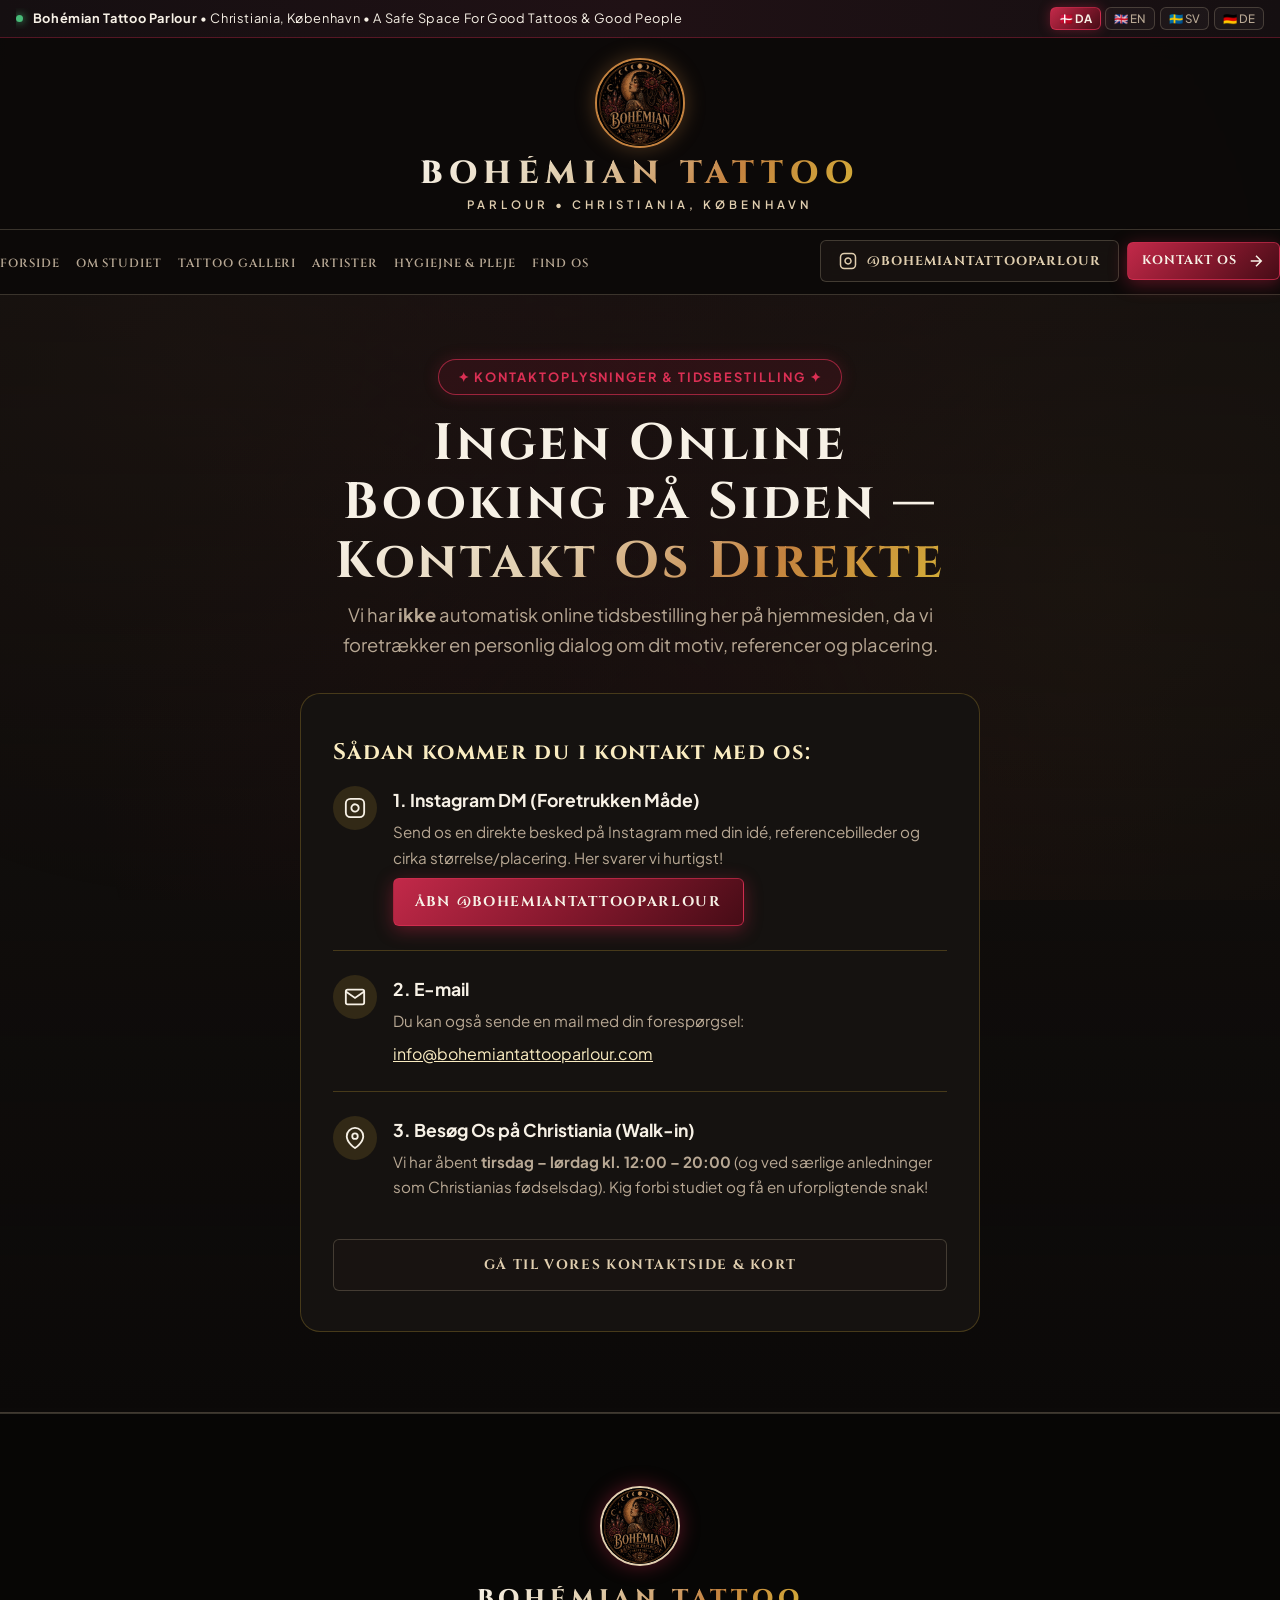
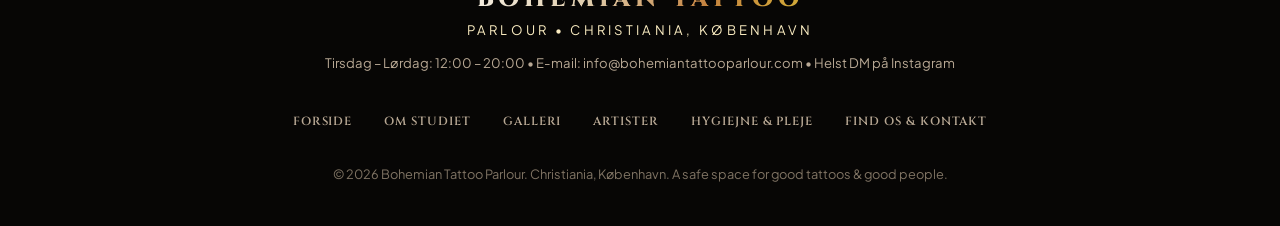
<file: booking.html>
<!DOCTYPE html>
<html lang="da">
<head>
  <meta charset="UTF-8">
  <meta http-equiv="refresh" content="3; url=kontakt.html">
  <meta name="viewport" content="width=device-width, initial-scale=1.0">
  <title>Kontakt & Tidsbestilling — Bohemian Tattoo Parlour | Christiania</title>
  <meta name="description" content="Tidsbestilling og henvendelser til Bohemian Tattoo Parlour på Christiania foregår direkte via Instagram DM eller e-mail.">
  <link rel="canonical" href="https://razirazidk-glitch.github.io/bohemian-tatoo/kontakt.html">
  <link rel="icon" type="image/jpeg" href="assets/images/bohemian-master-logo.jpg">
  <link rel="stylesheet" href="assets/css/styles.css?v=bohemian">

  <!-- Preload translations & immediate language rehydration -->
  <script src="assets/js/translations.js"></script>
  <script>
    (function() {
      try {
        var l = localStorage.getItem('bt_lang') || 'da';
        if (['da', 'en', 'sv', 'de'].indexOf(l) === -1) l = 'da';
        document.documentElement.lang = l;
        window.__bt_current_lang = l;
      } catch(e) {
        document.documentElement.lang = 'da';
      }
    })();
  </script>
</head>
<body>

  <!-- Top Announcement Bar -->
  <div class="announcement-bar">
    <div class="announcement-inner">
      <div class="announcement-text">
        <span class="badge-live" aria-hidden="true"></span>
        <span data-i18n="announcement"><strong>Bohémian Tattoo Parlour</strong> • Christiania, København • A Safe Space For Good Tattoos &amp; Good People</span>
      </div>
      <div class="lang-selector" role="group" aria-label="Sprogvalg / Language selection">
        <button type="button" class="lang-btn" data-lang="da" title="Dansk">🇩🇰 DA</button>
        <button type="button" class="lang-btn" data-lang="en" title="English">🇬🇧 EN</button>
        <button type="button" class="lang-btn" data-lang="sv" title="Svenska">🇸🇪 SV</button>
        <button type="button" class="lang-btn" data-lang="de" title="Deutsch">🇩🇪 DE</button>
      </div>
    </div>
  </div>

  <!-- Centered Top Header -->
  <header class="site-header">
    <div class="container header-inner">
      <a href="index.html" class="brand-centerpiece" aria-label="Bohémian Tattoo Parlour Forside">
        <div class="logo-wrapper">
          <img src="assets/images/bohemian-master-logo.jpg" alt="Bohémian Tattoo Parlour Christiania Logo" class="brand-master-emblem" width="90" height="90">
        </div>
        <h1 class="brand-title gold-gradient-text">BOHÉMIAN TATTOO</h1>
        <span class="brand-tagline" data-i18n="nav_tagline">PARLOUR • CHRISTIANIA, KØBENHAVN</span>
      </a>

      <div class="nav-row">
        <nav aria-label="Hovednavigation">
          <ul class="nav-links">
            <li><a href="index.html" class="nav-link" data-i18n="nav_home">Forside</a></li>
            <li><a href="om-os.html" class="nav-link" data-i18n="nav_about">Om Studiet</a></li>
            <li><a href="galleri.html" class="nav-link" data-i18n="nav_gallery">Tattoo Galleri</a></li>
            <li><a href="artister.html" class="nav-link" data-i18n="nav_artists">Artister</a></li>
            <li><a href="hygiejne.html" class="nav-link" data-i18n="nav_hygiene">Hygiejne &amp; Pleje</a></li>
            <li><a href="kontakt.html" class="nav-link" data-i18n="nav_contact_short">Find Os</a></li>
          </ul>
        </nav>

        <div class="header-actions">
          <a href="https://www.instagram.com/bohemiantattooparlour/" target="_blank" rel="noopener" class="btn btn-secondary" style="padding: 0.6rem 1.1rem; font-size: 0.8rem;">
            <svg class="btn-icon" viewBox="0 0 24 24" fill="none" stroke="currentColor" stroke-width="2"><rect x="2" y="2" width="20" height="20" rx="5" ry="5"/><path d="M16 11.37A4 4 0 1 1 12.63 8 4 4 0 0 1 16 11.37z"/><line x1="17.5" y1="6.5" x2="17.51" y2="6.5"/></svg>
            <span>@bohemiantattooparlour</span>
          </a>
          <a href="kontakt.html" class="btn btn-primary">
            <span data-i18n="nav_contact_btn">Kontakt Os</span>
            <svg class="btn-icon" viewBox="0 0 24 24" fill="none" stroke="currentColor" stroke-width="2"><path d="M5 12h14M12 5l7 7-7 7"/></svg>
          </a>
        </div>

        <button class="mobile-nav-toggle" aria-label="Åbn navigationsmenu" aria-expanded="false" aria-controls="mobile-menu">
          <span></span>
          <span></span>
          <span></span>
        </button>
      </div>
    </div>
  </header>
  <script>
    (function() {
      var l = window.__bt_current_lang;
      if (l && l !== 'da' && window.translations && window.translations[l]) {
        var dict = window.translations[l];
        document.querySelectorAll('.announcement-bar [data-i18n], .site-header [data-i18n]').forEach(function(el) {
          var k = el.getAttribute('data-i18n');
          if (dict[k] !== undefined) el.innerHTML = dict[k];
        });
      }
    })();
  </script>

  <!-- Mobile Drawer Menu -->
  <div class="mobile-nav-backdrop"></div>
  <div class="mobile-nav-drawer" id="mobile-menu" aria-hidden="true">
    <div>
      <div class="brand-centerpiece" style="margin-bottom: 1.5rem;">
        <img src="assets/images/bohemian-master-logo.jpg" alt="Bohémian Tattoo Parlour Logo" class="brand-master-emblem" style="width: 72px; height: 72px; margin-bottom: 0.5rem;">
        <span class="brand-title gold-gradient-text" style="font-size: 1.3rem;">BOHÉMIAN TATTOO</span>
        <span class="brand-tagline" data-i18n="nav_tagline">PARLOUR • CHRISTIANIA, KØBENHAVN</span>
      </div>

      <!-- Mobile Language Selector -->
      <div class="mobile-lang-selector" role="group" aria-label="Sprogvalg / Language selection">
        <button type="button" class="lang-btn active" data-lang="da" aria-pressed="true">🇩🇰 Dansk</button>
        <button type="button" class="lang-btn" data-lang="en" aria-pressed="false">🇬🇧 English</button>
        <button type="button" class="lang-btn" data-lang="sv" aria-pressed="false">🇸🇪 Svenska</button>
        <button type="button" class="lang-btn" data-lang="de" aria-pressed="false">🇩🇪 Deutsch</button>
      </div>

      <ul class="mobile-nav-links">
        <li><a href="index.html" class="nav-link" data-i18n="nav_home">Forside</a></li>
        <li><a href="om-os.html" class="nav-link" data-i18n="nav_about">Om Studiet</a></li>
        <li><a href="galleri.html" class="nav-link" data-i18n="nav_gallery">Tattoo Galleri</a></li>
        <li><a href="artister.html" class="nav-link" data-i18n="nav_artists_team">Artister &amp; Team</a></li>
        <li><a href="hygiejne.html" class="nav-link" data-i18n="nav_hygiene">Hygiejne &amp; Pleje</a></li>
        <li><a href="kontakt.html" class="nav-link" data-i18n="nav_contact">Find Os &amp; Kontakt</a></li>
      </ul>
    </div>
    <div>
      <a href="https://www.instagram.com/bohemiantattooparlour/" target="_blank" rel="noopener" class="btn btn-primary" style="width: 100%; margin-bottom: 0.75rem;">
        <span data-i18n="btn_dm_insta">DM på Instagram</span>
      </a>
      <a href="kontakt.html" class="btn btn-secondary" style="width: 100%; margin-bottom: 1rem;">
        <span data-i18n="btn_see_contact">Se Kontaktoplysninger</span>
      </a>
      <p style="font-size: 0.8rem; color: var(--text-dim); text-align: center;" data-i18n="nav_drawer_sub">Christiania, København • More Art Less Bullshit</p>
    </div>
  </div>

  <main>
    <section class="page-header" style="padding: 4rem 0 2rem 0;">
      <div class="container text-center" style="max-width: 760px;">
        <div class="section-badge">
          <span>✦ Kontaktoplysninger &amp; Tidsbestilling ✦</span>
        </div>
        <h1 class="section-title">Ingen Online Booking på Siden — <span class="gold-gradient-text">Kontakt Os Direkte</span></h1>
        <p class="section-subtitle" style="margin-bottom: 2rem;">
          Vi har <strong>ikke</strong> automatisk online tidsbestilling her på hjemmesiden, da vi foretrækker en personlig dialog om dit motiv, referencer og placering.
        </p>

        <div style="background: var(--bg-surface); border: 1px solid var(--gold-border); border-radius: var(--radius-lg); padding: 2.5rem 2rem; box-shadow: var(--gold-glow); text-align: left; margin-bottom: 3rem;">
          <h2 style="font-size: 1.4rem; color: var(--gold-light); margin-bottom: 1rem;">Sådan kommer du i kontakt med os:</h2>
          
          <div style="display: flex; flex-direction: column; gap: 1.5rem;">
            <div style="display: flex; gap: 1rem; align-items: flex-start;">
              <div style="width: 44px; height: 44px; border-radius: 50%; background: rgba(212, 175, 55, 0.15); display: flex; align-items: center; justify-content: center; flex-shrink: 0; color: var(--gold-main);">
                <svg width="22" height="22" viewBox="0 0 24 24" fill="none" stroke="currentColor" stroke-width="2"><rect x="2" y="2" width="20" height="20" rx="5" ry="5"/><path d="M16 11.37A4 4 0 1 1 12.63 8 4 4 0 0 1 16 11.37z"/><line x1="17.5" y1="6.5" x2="17.51" y2="6.5"/></svg>
              </div>
              <div>
                <strong style="color: var(--text-main); font-size: 1.1rem; display: block;">1. Instagram DM (Foretrukken Måde)</strong>
                <p style="color: var(--text-muted); font-size: 0.95rem; margin: 0.25rem 0 0.5rem 0;">
                  Send os en direkte besked på Instagram med din idé, referencebilleder og cirka størrelse/placering. Her svarer vi hurtigst!
                </p>
                <a href="https://www.instagram.com/bohemiantattooparlour/" target="_blank" rel="noopener" class="btn btn-primary" style="padding: 0.65rem 1.3rem; font-size: 0.88rem; display: inline-flex;">
                  <span>Åbn @bohemiantattooparlour</span>
                </a>
              </div>
            </div>

            <hr style="border: 0; border-top: 1px solid var(--gold-border);">

            <div style="display: flex; gap: 1rem; align-items: flex-start;">
              <div style="width: 44px; height: 44px; border-radius: 50%; background: rgba(212, 175, 55, 0.15); display: flex; align-items: center; justify-content: center; flex-shrink: 0; color: var(--gold-main);">
                <svg width="22" height="22" viewBox="0 0 24 24" fill="none" stroke="currentColor" stroke-width="2"><path d="M4 4h16c1.1 0 2 .9 2 2v12c0 1.1-.9 2-2 2H4c-1.1 0-2-.9-2-2V6c0-1.1.9-2 2-2z"/><polyline points="22,6 12,13 2,6"/></svg>
              </div>
              <div>
                <strong style="color: var(--text-main); font-size: 1.1rem; display: block;">2. E-mail</strong>
                <p style="color: var(--text-muted); font-size: 0.95rem; margin: 0.25rem 0 0.5rem 0;">
                  Du kan også sende en mail med din forespørgsel:
                </p>
                <a href="mailto:info@bohemiantattooparlour.com" style="color: var(--gold-light); font-size: 1rem; text-decoration: underline;">
                  info@bohemiantattooparlour.com
                </a>
              </div>
            </div>

            <hr style="border: 0; border-top: 1px solid var(--gold-border);">

            <div style="display: flex; gap: 1rem; align-items: flex-start;">
              <div style="width: 44px; height: 44px; border-radius: 50%; background: rgba(212, 175, 55, 0.15); display: flex; align-items: center; justify-content: center; flex-shrink: 0; color: var(--gold-main);">
                <svg width="22" height="22" viewBox="0 0 24 24" fill="none" stroke="currentColor" stroke-width="2"><path d="M21 10c0 7-9 13-9 13s-9-6-9-13a9 9 0 0 1 18 0z"/><circle cx="12" cy="10" r="3"/></svg>
              </div>
              <div>
                <strong style="color: var(--text-main); font-size: 1.1rem; display: block;">3. Besøg Os på Christiania (Walk-in)</strong>
                <p style="color: var(--text-muted); font-size: 0.95rem; margin: 0.25rem 0 0.5rem 0;">
                  Vi har åbent <strong>tirsdag – lørdag kl. 12:00 – 20:00</strong> (og ved særlige anledninger som Christianias fødselsdag). Kig forbi studiet og få en uforpligtende snak!
                </p>
              </div>
            </div>
          </div>

          <div style="margin-top: 2rem; text-align: center;">
            <a href="kontakt.html" class="btn btn-secondary" style="width: 100%;">
              <span>Gå til Vores Kontaktside &amp; Kort</span>
            </a>
          </div>
        </div>
      </div>
    </section>
  </main>

  <!-- Centered Footer -->
  <footer class="site-footer">
    <div class="container">
      <div class="footer-emblem">
        <img src="assets/images/bohemian-master-logo.jpg" alt="Bohemian Tattoo Parlour Logo" class="footer-master-emblem" width="80" height="80">
      </div>
      <h3 class="brand-title gold-gradient-text" style="font-size: 1.5rem; margin-bottom: 0.4rem;">BOHÉMIAN TATTOO</h3>
      <p style="font-size: 0.82rem; color: var(--gold-light); letter-spacing: 0.25em; text-transform: uppercase; margin-bottom: 0.75rem;" data-i18n="nav_tagline">
        PARLOUR • CHRISTIANIA, KØBENHAVN
      </p>
      <p style="font-size: 0.82rem; color: var(--text-muted); margin-bottom: 1.5rem;" data-i18n="footer_hours">
        Tirsdag – Lørdag: 12:00 – 20:00 • info@bohemiantattooparlour.com • Helst DM på Instagram
      </p>

      <ul class="footer-nav">
        <li><a href="index.html" class="nav-link" data-i18n="nav_home">Forside</a></li>
        <li><a href="om-os.html" class="nav-link">Om Studiet</a></li>
        <li><a href="galleri.html" class="nav-link">Galleri</a></li>
        <li><a href="artister.html" class="nav-link">Artister</a></li>
        <li><a href="hygiejne.html" class="nav-link">Hygiejne &amp; Pleje</a></li>
        <li><a href="kontakt.html" class="nav-link">Find Os &amp; Kontakt</a></li>
      </ul>

      <p class="footer-copy" data-i18n="footer_copy">
        &copy; 2026 Bohemian Tattoo Parlour. Christiania, København. A safe space for good tattoos &amp; good people.
      </p>
    </div>
  </footer>

  <script src="assets/js/main.js"></script>
</body>
</html>
</file>
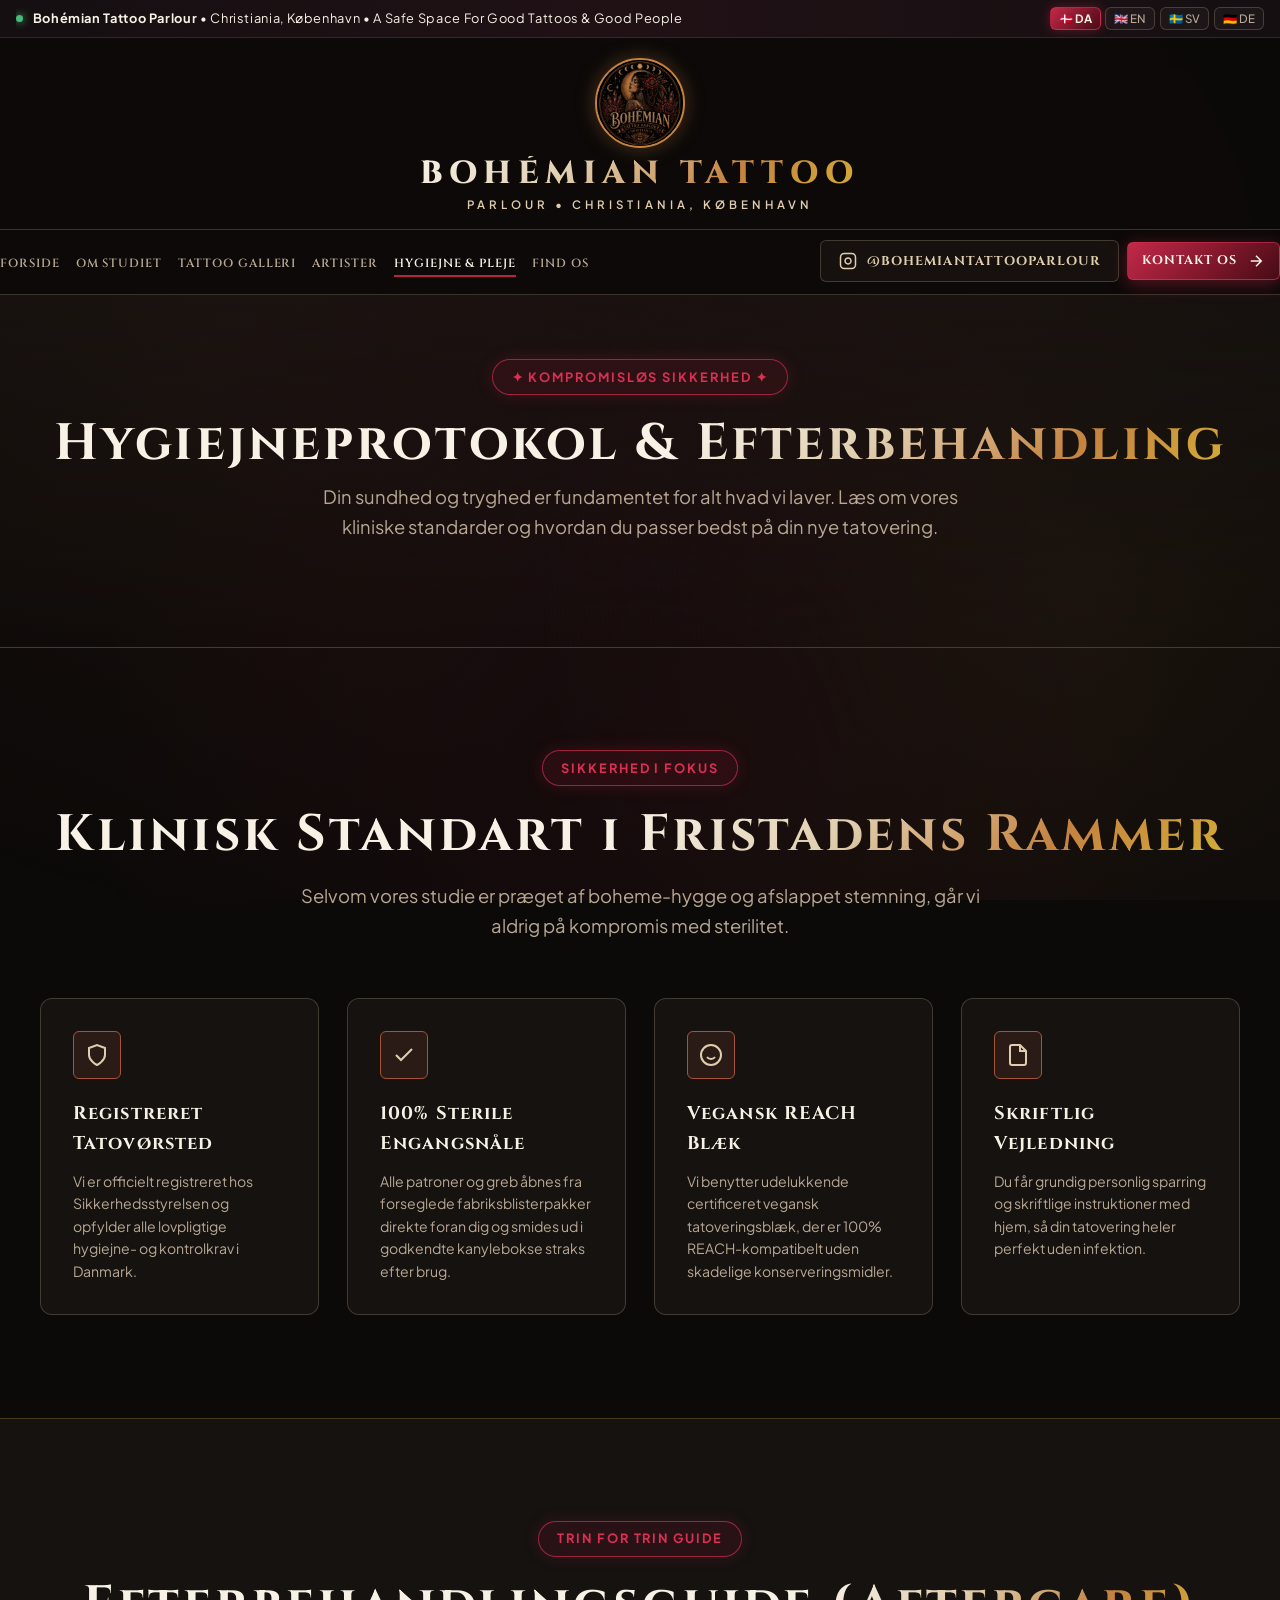
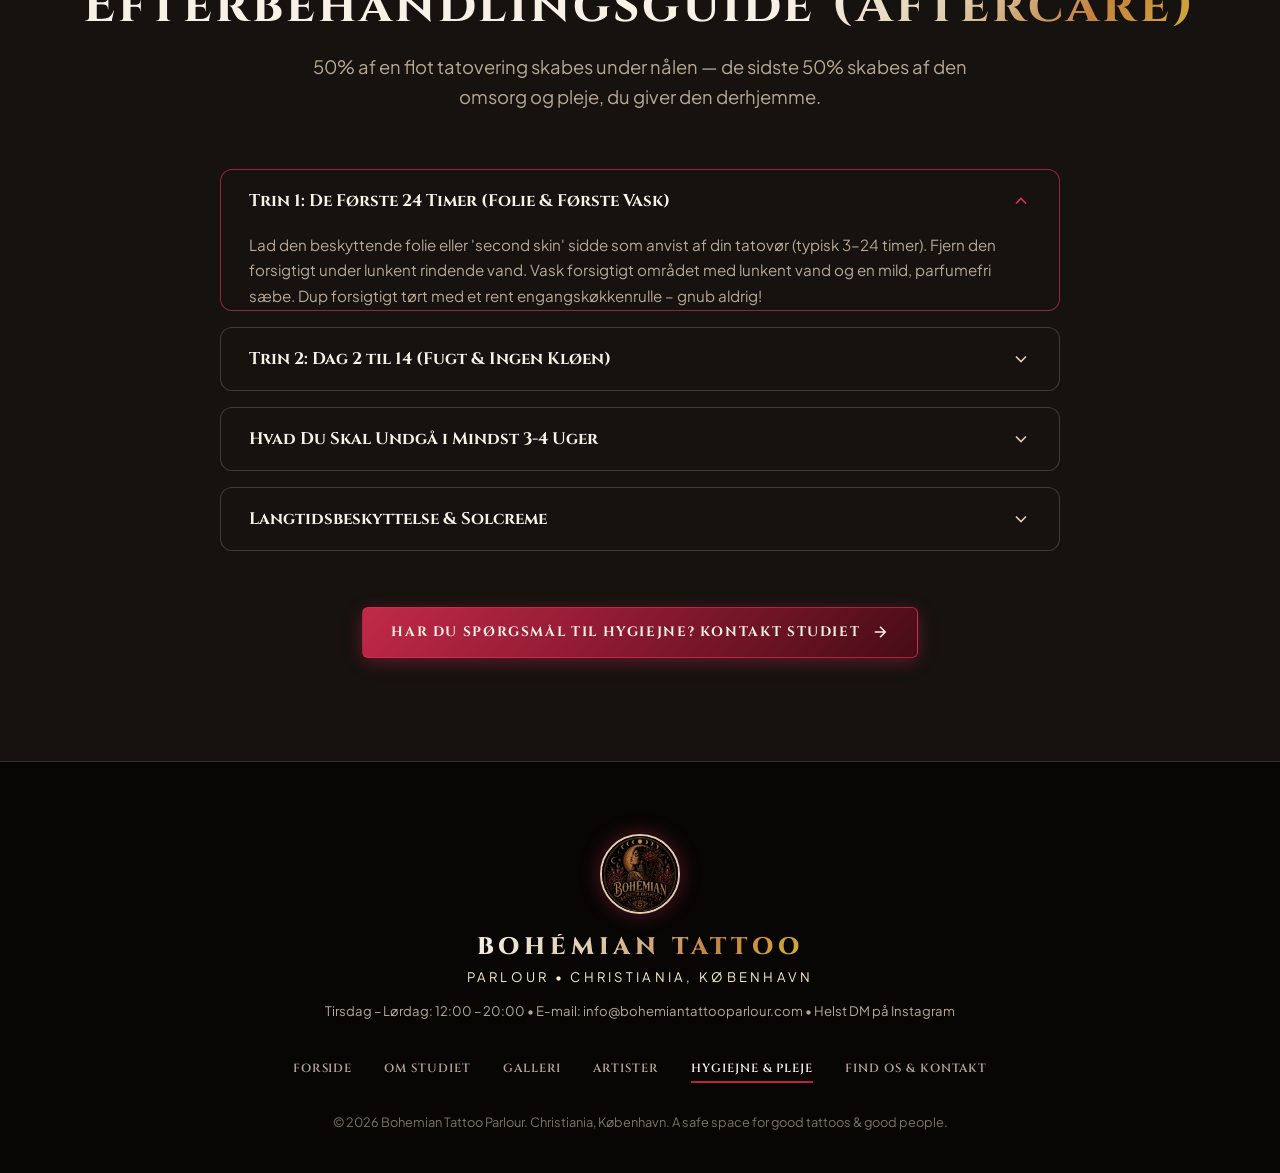
<file: hygiejne.html>
<!DOCTYPE html>
<html lang="da">
<head>
  <meta charset="UTF-8">
  <meta name="viewport" content="width=device-width, initial-scale=1.0">
  <title>Hygiejne &amp; Aftercare — Bohémian Tattoo Parlour | Christiania</title>
  <meta name="description" content="Klinisk hygiejnestandard og efterbehandlingsguide hos Bohémian Tattoo Parlour på Christiania. Registreret hos Sikkerhedsstyrelsen, vegansk blæk og sterile engangsnåle.">
  <link rel="icon" type="image/jpeg" href="assets/images/bohemian-master-logo.jpg">
  <link rel="stylesheet" href="assets/css/styles.css?v=bohemian">

  <!-- Schema.org Structured Data for Google Search & Google Maps -->
  <script type="application/ld+json">
  {
    "@context": "https://schema.org",
    "@type": "TattooParlor",
    "name": "Bohemian Tattoo Parlour",
    "alternateName": ["Bohémian Tattoo Parlour Christiania", "Bohemian Tattoo Copenhagen"],
    "image": "https://razirazidk-glitch.github.io/bohemian-tatoo/assets/images/bohemian-master-logo.jpg",
    "logo": "https://razirazidk-glitch.github.io/bohemian-tatoo/assets/images/bohemian-master-logo.jpg",
    "url": "https://razirazidk-glitch.github.io/bohemian-tatoo/hygiejne.html",
    "email": "info@bohemiantattooparlour.com",
    "priceRange": "$$",
    "currenciesAccepted": "DKK",
    "paymentAccepted": "Cash, MobilePay, Credit Card",
    "address": {
      "@type": "PostalAddress",
      "streetAddress": "Fristaden Christiania",
      "addressLocality": "København K",
      "postalCode": "1440",
      "addressCountry": "DK"
    },
    "geo": {
      "@type": "GeoCoordinates",
      "latitude": 55.673899,
      "longitude": 12.598232
    },
    "openingHoursSpecification": [
      {
        "@type": "OpeningHoursSpecification",
        "dayOfWeek": ["Tuesday", "Wednesday", "Thursday", "Friday", "Saturday"],
        "opens": "12:00",
        "closes": "20:00"
      }
    ],
    "sameAs": [
      "https://www.instagram.com/bohemiantattooparlour/",
      "https://www.facebook.com/bohemiantattooparlour"
    ],
    "description": "Klinisk hygiejnestandard og efterbehandling hos Bohémian Tattoo Parlour på Christiania. Godkendt af Sikkerhedsstyrelsen."
  }
  </script>

  <!-- Preload translations & immediate language rehydration -->
  <script src="assets/js/translations.js"></script>
  <script>
    (function() {
      try {
        var l = localStorage.getItem('bt_lang') || 'da';
        if (['da', 'en', 'sv', 'de'].indexOf(l) === -1) l = 'da';
        document.documentElement.lang = l;
        window.__bt_current_lang = l;
      } catch(e) {
        document.documentElement.lang = 'da';
      }
    })();
  </script>
</head>
<body>

  <!-- Top Announcement Bar -->
  <div class="announcement-bar">
    <div class="announcement-inner">
      <div class="announcement-text">
        <span class="badge-live" aria-hidden="true"></span>
        <span data-i18n="announcement"><strong>Bohémian Tattoo Parlour</strong> • Christiania, København • A Safe Space For Good Tattoos &amp; Good People</span>
      </div>
      <div class="lang-selector" role="group" aria-label="Sprogvalg / Language selection">
        <button type="button" class="lang-btn" data-lang="da" title="Dansk">🇩🇰 DA</button>
        <button type="button" class="lang-btn" data-lang="en" title="English">🇬🇧 EN</button>
        <button type="button" class="lang-btn" data-lang="sv" title="Svenska">🇸🇪 SV</button>
        <button type="button" class="lang-btn" data-lang="de" title="Deutsch">🇩🇪 DE</button>
      </div>
    </div>
  </div>

  <!-- Centered Top Header -->
  <header class="site-header">
    <div class="container header-inner">
      <a href="index.html" class="brand-centerpiece" aria-label="Bohémian Tattoo Parlour Forside">
        <div class="logo-wrapper">
          <img src="assets/images/bohemian-master-logo.jpg" alt="Bohémian Tattoo Parlour Christiania Logo" class="brand-master-emblem" width="90" height="90">
        </div>
        <h1 class="brand-title gold-gradient-text">BOHÉMIAN TATTOO</h1>
        <span class="brand-tagline" data-i18n="nav_tagline">PARLOUR • CHRISTIANIA, KØBENHAVN</span>
      </a>

      <div class="nav-row">
        <nav aria-label="Hovednavigation">
          <ul class="nav-links">
            <li><a href="index.html" class="nav-link" data-i18n="nav_home">Forside</a></li>
            <li><a href="om-os.html" class="nav-link" data-i18n="nav_about">Om Studiet</a></li>
            <li><a href="galleri.html" class="nav-link" data-i18n="nav_gallery">Tattoo Galleri</a></li>
            <li><a href="artister.html" class="nav-link" data-i18n="nav_artists">Artister</a></li>
            <li><a href="hygiejne.html" class="nav-link active" data-i18n="nav_hygiene">Hygiejne &amp; Pleje</a></li>
            <li><a href="kontakt.html" class="nav-link" data-i18n="nav_contact_short">Find Os</a></li>
          </ul>
        </nav>

        <div class="header-actions">
          <a href="https://www.instagram.com/bohemiantattooparlour/" target="_blank" rel="noopener" class="btn btn-secondary" style="padding: 0.6rem 1.1rem; font-size: 0.8rem;">
            <svg class="btn-icon" viewBox="0 0 24 24" fill="none" stroke="currentColor" stroke-width="2"><rect x="2" y="2" width="20" height="20" rx="5" ry="5"/><path d="M16 11.37A4 4 0 1 1 12.63 8 4 4 0 0 1 16 11.37z"/><line x1="17.5" y1="6.5" x2="17.51" y2="6.5"/></svg>
            <span>@bohemiantattooparlour</span>
          </a>
          <a href="kontakt.html" class="btn btn-primary">
            <span data-i18n="nav_contact_btn">Kontakt Os</span>
            <svg class="btn-icon" viewBox="0 0 24 24" fill="none" stroke="currentColor" stroke-width="2"><path d="M5 12h14M12 5l7 7-7 7"/></svg>
          </a>
        </div>

        <button class="mobile-nav-toggle" aria-label="Åbn navigationsmenu" aria-expanded="false" aria-controls="mobile-menu">
          <span></span>
          <span></span>
          <span></span>
        </button>
      </div>
    </div>
  </header>
  <script>
    (function() {
      var l = window.__bt_current_lang;
      if (l && l !== 'da' && window.translations && window.translations[l]) {
        var dict = window.translations[l];
        document.querySelectorAll('.announcement-bar [data-i18n], .site-header [data-i18n]').forEach(function(el) {
          var k = el.getAttribute('data-i18n');
          if (dict[k] !== undefined) el.innerHTML = dict[k];
        });
      }
    })();
  </script>

  <!-- Mobile Drawer Menu -->
  <div class="mobile-nav-backdrop"></div>
  <div class="mobile-nav-drawer" id="mobile-menu" aria-hidden="true">
    <div>
      <div class="brand-centerpiece" style="margin-bottom: 1.5rem;">
        <img src="assets/images/bohemian-master-logo.jpg" alt="Bohémian Tattoo Parlour Logo" class="brand-master-emblem" style="width: 72px; height: 72px; margin-bottom: 0.5rem;">
        <span class="brand-title gold-gradient-text" style="font-size: 1.3rem;">BOHÉMIAN TATTOO</span>
        <span class="brand-tagline" data-i18n="nav_tagline">PARLOUR • CHRISTIANIA, KØBENHAVN</span>
      </div>

      <!-- Mobile Language Selector -->
      <div class="mobile-lang-selector" role="group" aria-label="Sprogvalg / Language selection">
        <button type="button" class="lang-btn active" data-lang="da" aria-pressed="true">🇩🇰 Dansk</button>
        <button type="button" class="lang-btn" data-lang="en" aria-pressed="false">🇬🇧 English</button>
        <button type="button" class="lang-btn" data-lang="sv" aria-pressed="false">🇸🇪 Svenska</button>
        <button type="button" class="lang-btn" data-lang="de" aria-pressed="false">🇩🇪 Deutsch</button>
      </div>

      <ul class="mobile-nav-links">
        <li><a href="index.html" class="nav-link" data-i18n="nav_home">Forside</a></li>
        <li><a href="om-os.html" class="nav-link">Om Studiet</a></li>
        <li><a href="galleri.html" class="nav-link">Tattoo Galleri</a></li>
        <li><a href="artister.html" class="nav-link">Artister &amp; Team</a></li>
        <li><a href="hygiejne.html" class="nav-link active" data-i18n="nav_hygiene">Hygiejne &amp; Pleje</a></li>
        <li><a href="kontakt.html" class="nav-link" data-i18n="nav_contact">Find Os &amp; Kontakt</a></li>
      </ul>
    </div>
    <div>
      <a href="kontakt.html" class="btn btn-primary" style="width: 100%; margin-bottom: 0.75rem;" data-i18n="nav_contact_studio">Kontakt Studiet</a>
      <a href="https://www.instagram.com/bohemiantattooparlour/" target="_blank" rel="noopener" class="btn btn-secondary" style="width: 100%; margin-bottom: 1rem;">
        <span data-i18n="btn_dm_insta">DM på Instagram</span>
      </a>
      <p style="font-size: 0.8rem; color: var(--text-dim); text-align: center;" data-i18n="nav_drawer_sub">Christiania, København • More Art Less Bullshit</p>
    </div>
  </div>

  <main>
    <!-- Page Header Banner -->
    <section class="page-header">
      <div class="container">
        <div class="section-badge">
          <span data-i18n="hygiene_badge">✦ Kompromisløs Sikkerhed ✦</span>
        </div>
        <h1 class="section-title"><span data-i18n="hygiene_title_1">Hygiejneprotokol &amp;</span> <span class="gold-gradient-text" data-i18n="hygiene_title_gold">Efterbehandling</span></h1>
        <p class="section-subtitle" data-i18n="hygiene_sub">
          Din sundhed og tryghed er fundamentet for alt hvad vi laver. Læs om vores kliniske standarder og hvordan du passer bedst på din nye tatovering.
        </p>
      </div>
    </section>

    <!-- Hygiene Pillars Section -->
    <section>
      <div class="container">
        <div class="text-center">
          <div class="section-badge">Sikkerhed i Fokus</div>
          <h2 class="section-title">Klinisk Standart i <span class="gold-gradient-text">Fristadens Rammer</span></h2>
          <p class="section-subtitle">
            Selvom vores studie er præget af boheme-hygge og afslappet stemning, går vi aldrig på kompromis med sterilitet.
          </p>
        </div>

        <div class="hygiene-grid">
          <div class="hygiene-card">
            <div class="hygiene-icon-wrap">
              <svg viewBox="0 0 24 24" width="24" height="24" fill="none" stroke="currentColor" stroke-width="2"><path d="M12 22s8-4 8-10V5l-8-3-8 3v7c0 6 8 10 8 10z"/></svg>
            </div>
            <h4>Registreret Tatovørsted</h4>
            <p>Vi er officielt registreret hos Sikkerhedsstyrelsen og opfylder alle lovpligtige hygiejne- og kontrolkrav i Danmark.</p>
          </div>

          <div class="hygiene-card">
            <div class="hygiene-icon-wrap">
              <svg viewBox="0 0 24 24" width="24" height="24" fill="none" stroke="currentColor" stroke-width="2"><polyline points="20 6 9 17 4 12"/></svg>
            </div>
            <h4>100% Sterile Engangsnåle</h4>
            <p>Alle patroner og greb åbnes fra forseglede fabriksblisterpakker direkte foran dig og smides ud i godkendte kanylebokse straks efter brug.</p>
          </div>

          <div class="hygiene-card">
            <div class="hygiene-icon-wrap">
              <svg viewBox="0 0 24 24" width="24" height="24" fill="none" stroke="currentColor" stroke-width="2"><circle cx="12" cy="12" r="10"/><path d="M8 14s1.5 2 4 2 4-2 4-2"/><line x1="9" y1="9" x2="9.01" y2="9"/><line x1="15" y1="9" x2="15.01" y2="9"/></svg>
            </div>
            <h4>Vegansk REACH Blæk</h4>
            <p>Vi benytter udelukkende certificeret vegansk tatoveringsblæk, der er 100% REACH-kompatibelt uden skadelige konserveringsmidler.</p>
          </div>

          <div class="hygiene-card">
            <div class="hygiene-icon-wrap">
              <svg viewBox="0 0 24 24" width="24" height="24" fill="none" stroke="currentColor" stroke-width="2"><path d="M14 2H6a2 2 0 0 0-2 2v16a2 2 0 0 0 2 2h12a2 2 0 0 0 2-2V8z"/><polyline points="14 2 14 8 20 8"/></svg>
            </div>
            <h4>Skriftlig Vejledning</h4>
            <p>Du får grundig personlig sparring og skriftlige instruktioner med hjem, så din tatovering heler perfekt uden infektion.</p>
          </div>
        </div>
      </div>
    </section>

    <!-- Aftercare Accordion Section -->
    <section style="background: var(--bg-surface); border-top: 1px solid var(--gold-border);">
      <div class="container">
        <div class="text-center">
          <div class="section-badge">Trin for Trin Guide</div>
          <h2 class="section-title">Efterbehandlingsguide <span class="gold-gradient-text">(Aftercare)</span></h2>
          <p class="section-subtitle">
            50% af en flot tatovering skabes under nålen — de sidste 50% skabes af den omsorg og pleje, du giver den derhjemme.
          </p>
        </div>

        <div class="aftercare-container">
          <!-- Accordion 1 -->
          <div class="accordion-item">
            <button class="accordion-header" aria-expanded="true">
              <span>Trin 1: De Første 24 Timer (Folie &amp; Første Vask)</span>
              <svg class="accordion-icon" viewBox="0 0 24 24" fill="none" stroke="currentColor" stroke-width="2"><polyline points="6 9 12 15 18 9"/></svg>
            </button>
            <div class="accordion-content">
              <p>Lad den beskyttende folie eller 'second skin' sidde som anvist af din tatovør (typisk 3–24 timer). Fjern den forsigtigt under lunkent rindende vand. Vask forsigtigt området med lunkent vand og en mild, parfumefri sæbe. Dup forsigtigt tørt med et rent engangskøkkenrulle – gnub aldrig!</p>
            </div>
          </div>

          <!-- Accordion 2 -->
          <div class="accordion-item">
            <button class="accordion-header" aria-expanded="false">
              <span>Trin 2: Dag 2 til 14 (Fugt &amp; Ingen Kløen)</span>
              <svg class="accordion-icon" viewBox="0 0 24 24" fill="none" stroke="currentColor" stroke-width="2"><polyline points="6 9 12 15 18 9"/></svg>
            </button>
            <div class="accordion-content">
              <p>Smør et tyndt lag godkendt tatoveringssalve (f.eks. Panthenol eller vores anbefalede veganske aftercare salve) 2–3 gange dagligt. Huden skal kunne ånde. Når huden begynder at skalle eller klø, må du ALDRIG kradse eller pille i sårskorperne, da det trækker blækket ud.</p>
            </div>
          </div>

          <!-- Accordion 3 -->
          <div class="accordion-item">
            <button class="accordion-header" aria-expanded="false">
              <span>Hvad Du Skal Undgå i Mindst 3-4 Uger</span>
              <svg class="accordion-icon" viewBox="0 0 24 24" fill="none" stroke="currentColor" stroke-width="2"><polyline points="6 9 12 15 18 9"/></svg>
            </button>
            <div class="accordion-content">
              <p>Undgå direkte solbadning, solarium, svømmehal, sauna, karbad og havvand i minimum 3–4 uger. Tag hurtige, lunkne brusebade. Undgå desuden tætsiddende, syntetisk tøj, der gnider mod det friske tatoveringsområde.</p>
            </div>
          </div>

          <!-- Accordion 4 -->
          <div class="accordion-item">
            <button class="accordion-header" aria-expanded="false">
              <span>Langtidsbeskyttelse &amp; Solcreme</span>
              <svg class="accordion-icon" viewBox="0 0 24 24" fill="none" stroke="currentColor" stroke-width="2"><polyline points="6 9 12 15 18 9"/></svg>
            </button>
            <div class="accordion-content">
              <p>Når tatoveringen er fuldt helet efter ca. 4 uger, er solen dens største fjende. Brug altid solcreme med SPF 50+ ved udendørs ophold. Det forhindrer UV-stråler i at blege blækket og sikrer skarpe kontraster i mange år frem.</p>
            </div>
          </div>
        </div>

        <div style="text-align: center; margin-top: 3.5rem;">
          <a href="kontakt.html" class="btn btn-primary">
            <span data-i18n="hygiene_contact_btn">Har du spørgsmål til hygiejne? Kontakt Studiet</span>
            <svg class="btn-icon" viewBox="0 0 24 24" fill="none" stroke="currentColor" stroke-width="2"><path d="M5 12h14M12 5l7 7-7 7"/></svg>
          </a>
        </div>
      </div>
    </section>
  </main>

  <!-- Centered Footer -->
  <footer class="site-footer">
    <div class="container">
      <div class="footer-emblem">
        <img src="assets/images/bohemian-master-logo.jpg" alt="Bohémian Tattoo Parlour Logo" class="footer-master-emblem" width="80" height="80">
      </div>
      <h3 class="brand-title gold-gradient-text" style="font-size: 1.5rem; margin-bottom: 0.4rem;">BOHÉMIAN TATTOO</h3>
      <p style="font-size: 0.82rem; color: var(--gold-light); letter-spacing: 0.25em; text-transform: uppercase; margin-bottom: 0.75rem;" data-i18n="nav_tagline">
        PARLOUR • CHRISTIANIA, KØBENHAVN
      </p>
      <p style="font-size: 0.82rem; color: var(--text-muted); margin-bottom: 1.5rem;" data-i18n="footer_hours">
        Tirsdag – Lørdag: 12:00 – 20:00 • info@bohemiantattooparlour.com • Helst DM på Instagram
      </p>

      <ul class="footer-nav">
        <li><a href="index.html" class="nav-link" data-i18n="nav_home">Forside</a></li>
        <li><a href="om-os.html" class="nav-link">Om Studiet</a></li>
        <li><a href="galleri.html" class="nav-link">Galleri</a></li>
        <li><a href="artister.html" class="nav-link">Artister</a></li>
        <li><a href="hygiejne.html" class="nav-link active">Hygiejne &amp; Pleje</a></li>
        <li><a href="kontakt.html" class="nav-link">Find Os &amp; Kontakt</a></li>
      </ul>

      <p class="footer-copy" data-i18n="footer_copy">
        &copy; 2026 Bohémian Tattoo Parlour. Christiania, København. A safe space for good tattoos &amp; good people.
      </p>
    </div>
  </footer>

  <script src="assets/js/main.js"></script>
</body>
</html>
</file>
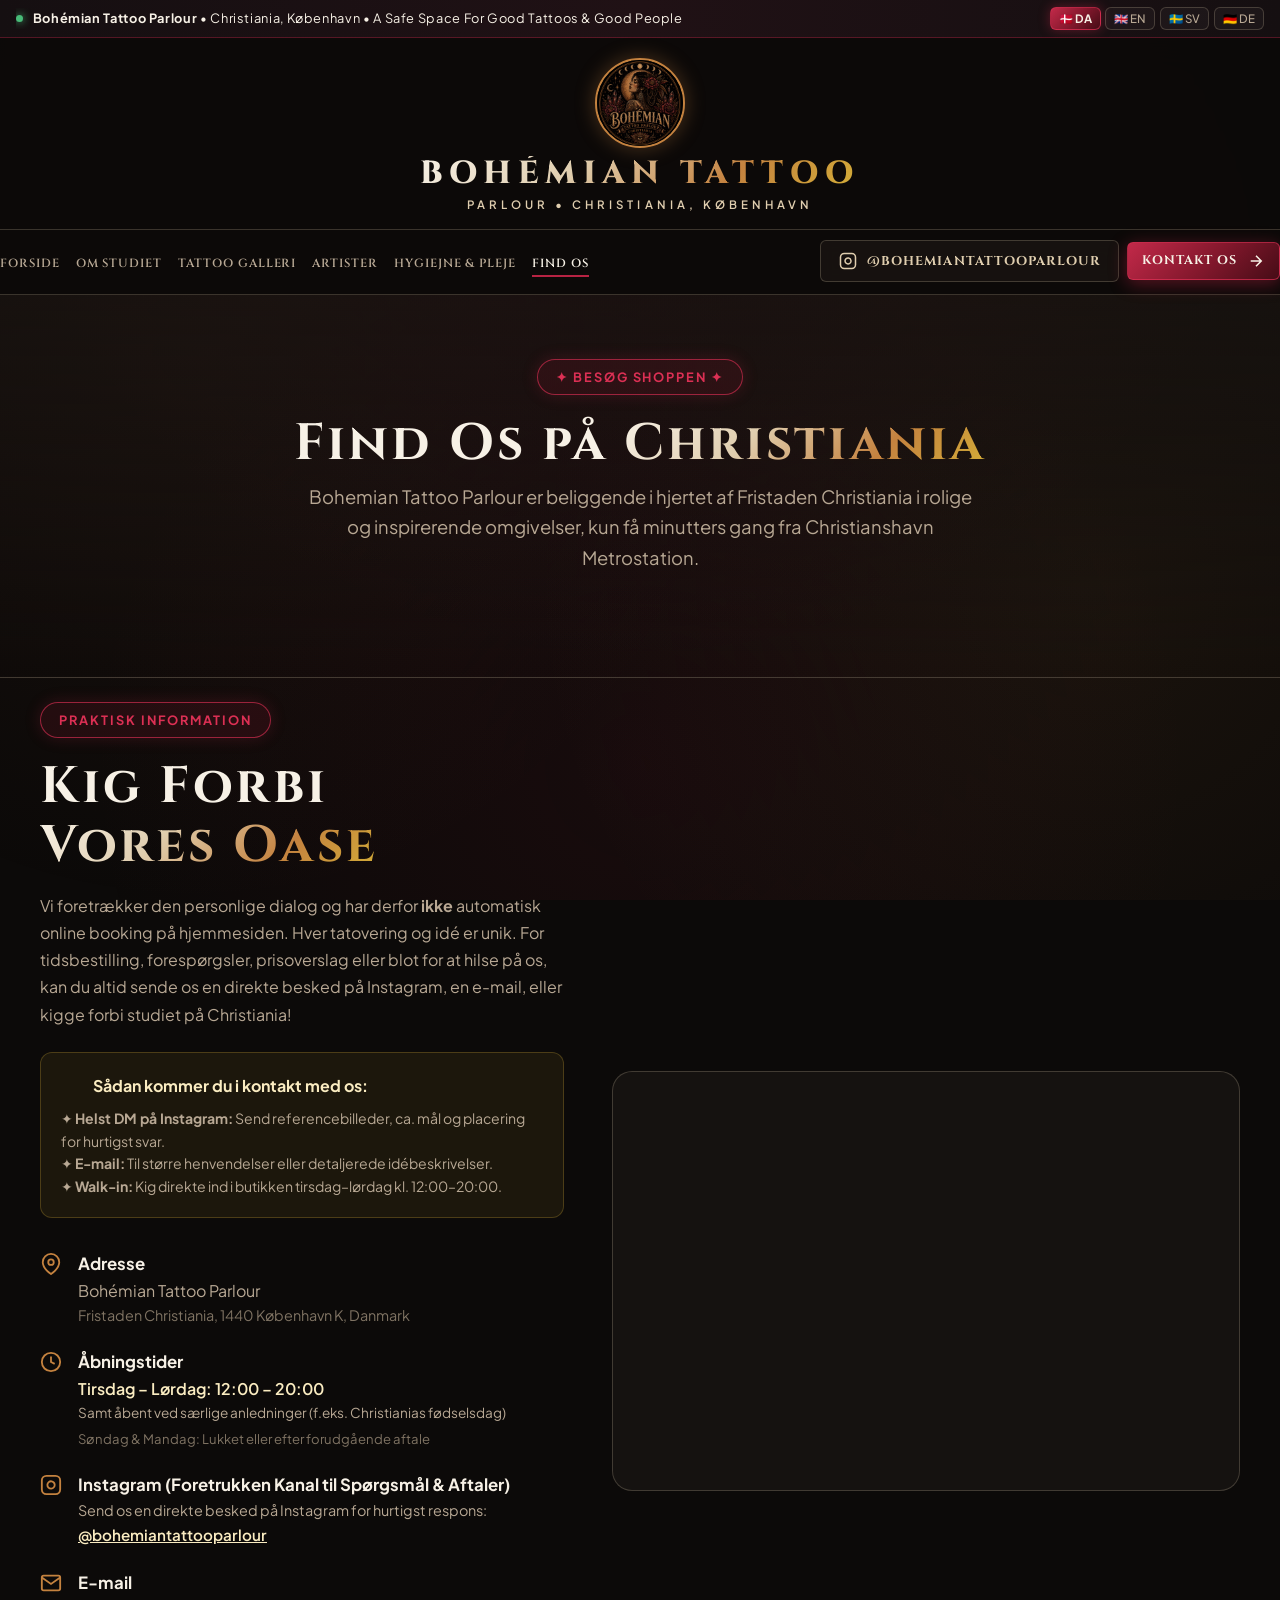
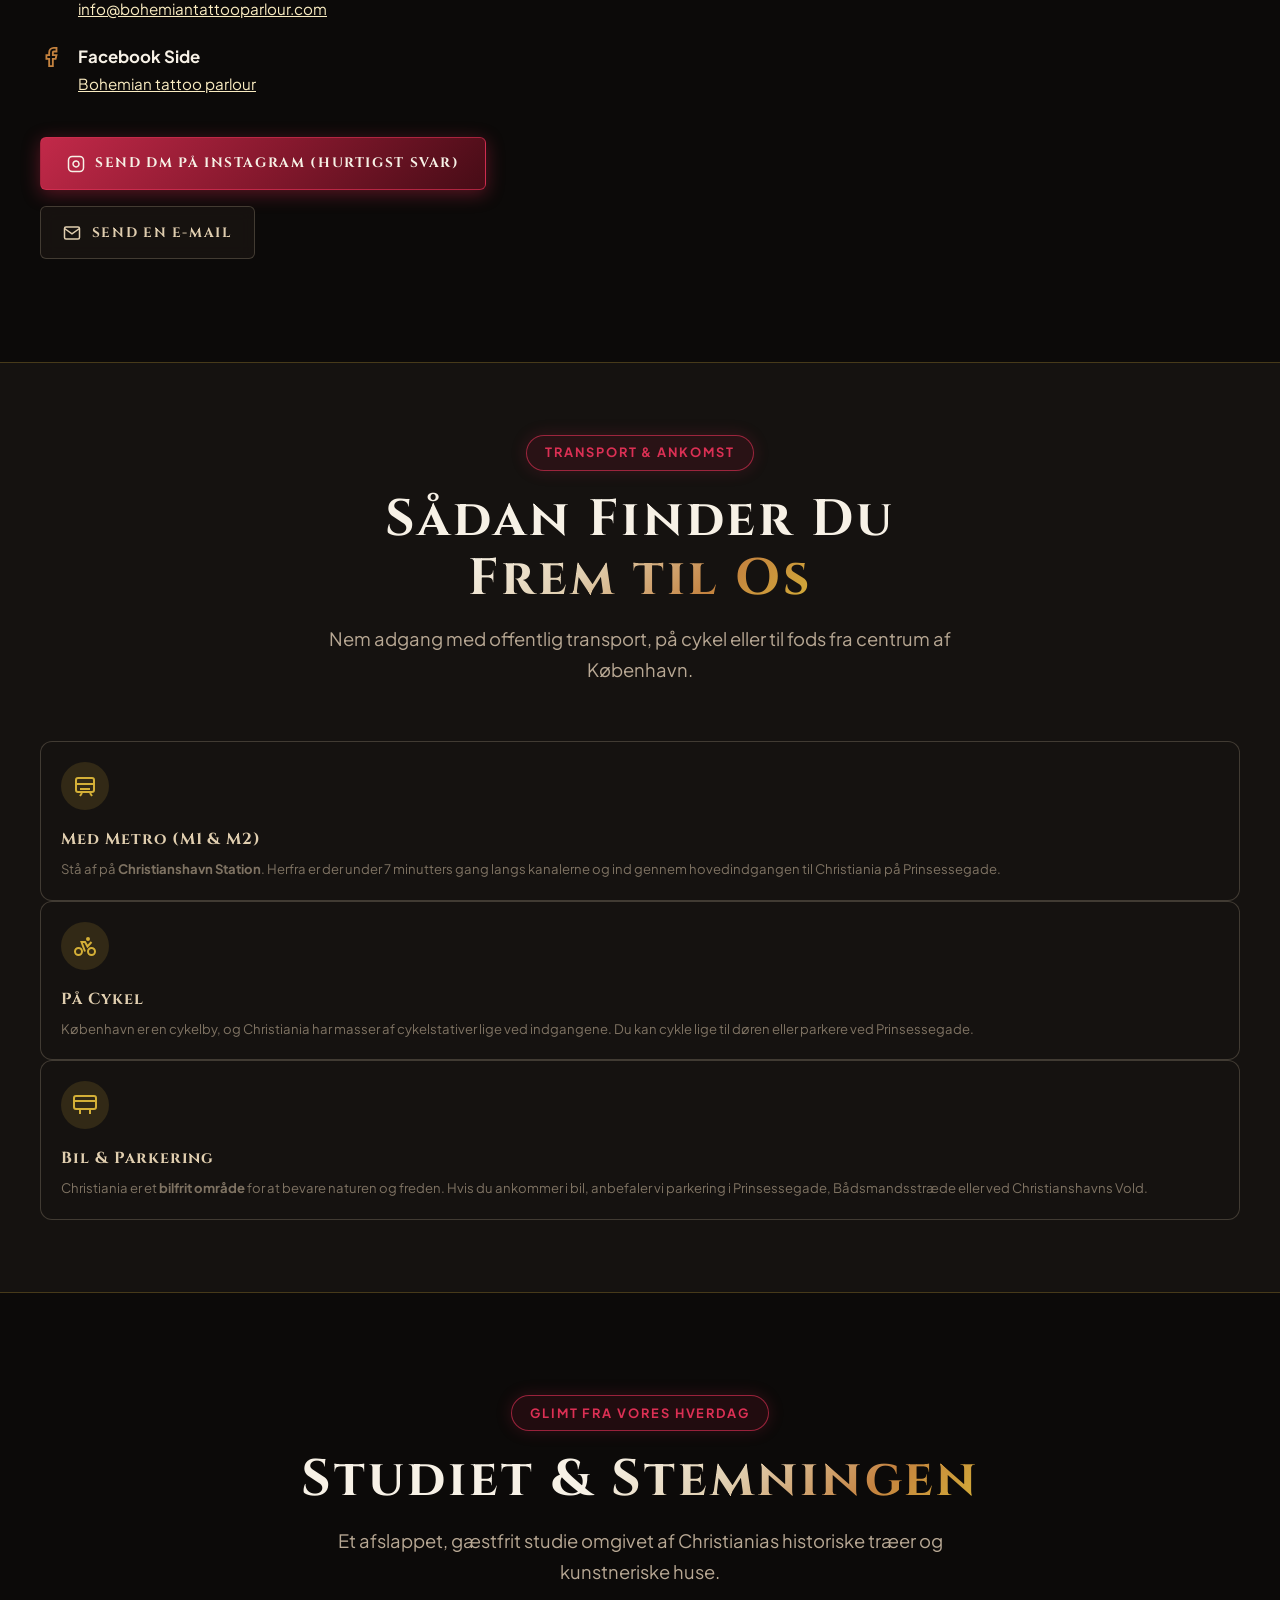
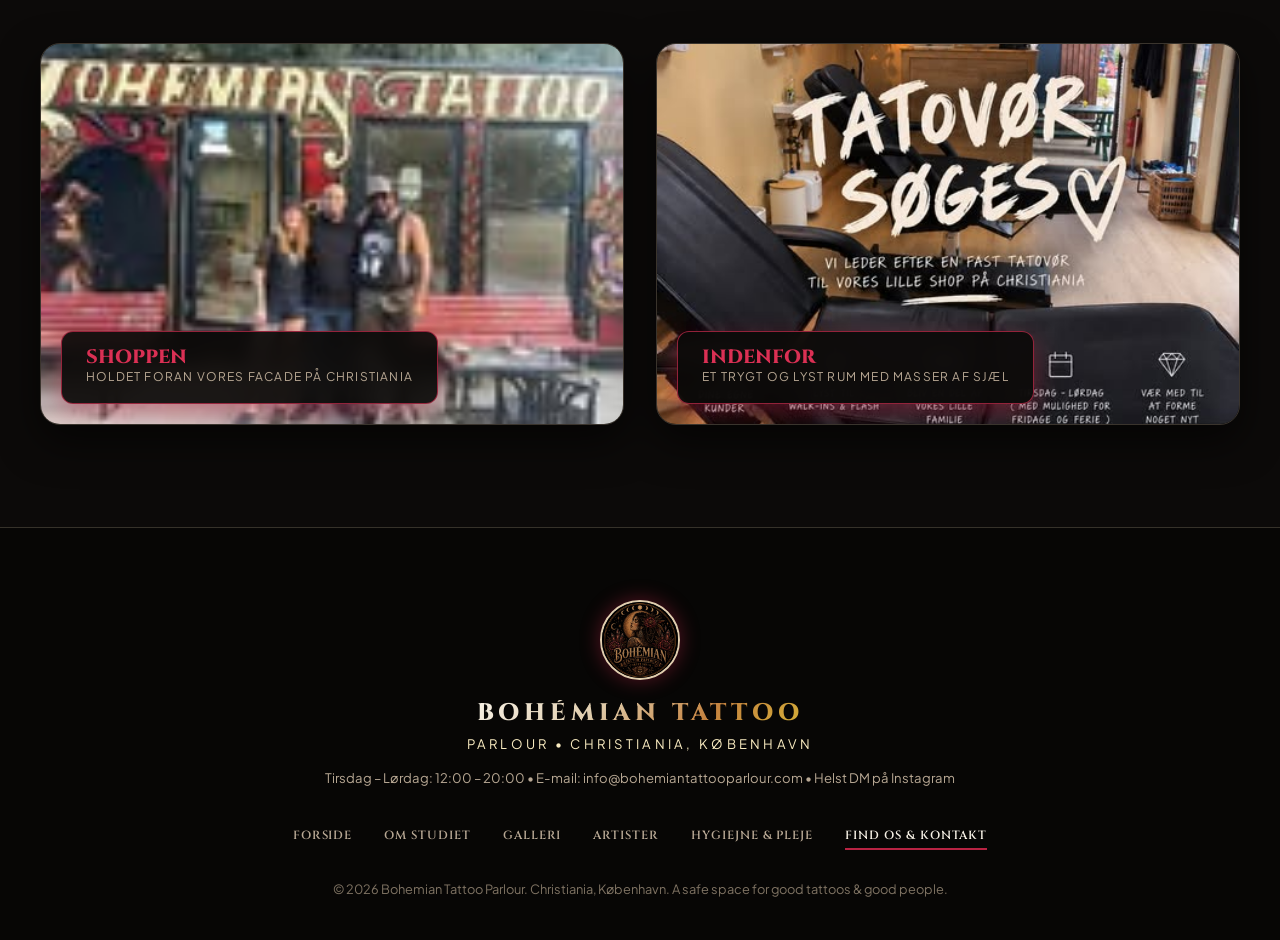
<file: kontakt.html>
<!DOCTYPE html>
<html lang="da">
<head>
  <meta charset="UTF-8">
  <meta name="viewport" content="width=device-width, initial-scale=1.0">
  <title>Find Os på Christiania — Bohémian Tattoo Parlour | København K</title>
  <meta name="description" content="Find vej til Bohémian Tattoo Parlour på Christiania, København. Se åbningstider, metro-vejvisning, kort og information om walk-in tatoveringer.">
  <link rel="icon" type="image/jpeg" href="assets/images/bohemian-master-logo.jpg">
  <link rel="stylesheet" href="assets/css/styles.css?v=bohemian">

  <!-- Schema.org Structured Data for Google Search & Google Maps -->
  <script type="application/ld+json">
  {
    "@context": "https://schema.org",
    "@type": "TattooParlor",
    "name": "Bohemian Tattoo Parlour",
    "alternateName": ["Bohémian Tattoo Parlour Christiania", "Bohemian Tattoo Copenhagen"],
    "image": "https://razirazidk-glitch.github.io/bohemian-tatoo/assets/images/bohemian-master-logo.jpg",
    "logo": "https://razirazidk-glitch.github.io/bohemian-tatoo/assets/images/bohemian-master-logo.jpg",
    "url": "https://razirazidk-glitch.github.io/bohemian-tatoo/kontakt.html",
    "email": "info@bohemiantattooparlour.com",
    "priceRange": "$$",
    "currenciesAccepted": "DKK",
    "paymentAccepted": "Cash, MobilePay, Credit Card",
    "address": {
      "@type": "PostalAddress",
      "streetAddress": "Fristaden Christiania",
      "addressLocality": "København K",
      "postalCode": "1440",
      "addressCountry": "DK"
    },
    "geo": {
      "@type": "GeoCoordinates",
      "latitude": 55.673899,
      "longitude": 12.598232
    },
    "openingHoursSpecification": [
      {
        "@type": "OpeningHoursSpecification",
        "dayOfWeek": ["Tuesday", "Wednesday", "Thursday", "Friday", "Saturday"],
        "opens": "12:00",
        "closes": "20:00"
      }
    ],
    "sameAs": [
      "https://www.instagram.com/bohemiantattooparlour/",
      "https://www.facebook.com/bohemiantattooparlour"
    ],
    "description": "Kontakt og find Bohémian Tattoo Parlour på Christiania i København K. Åbningstider tirsdag-lørdag 12-20. Helst DM på Instagram."
  }
  </script>

  <!-- Preload translations & immediate language rehydration -->
  <script src="assets/js/translations.js"></script>
  <script>
    (function() {
      try {
        var l = localStorage.getItem('bt_lang') || 'da';
        if (['da', 'en', 'sv', 'de'].indexOf(l) === -1) l = 'da';
        document.documentElement.lang = l;
        window.__bt_current_lang = l;
      } catch(e) {
        document.documentElement.lang = 'da';
      }
    })();
  </script>
</head>
<body>

  <!-- Top Announcement Bar -->
  <div class="announcement-bar">
    <div class="announcement-inner">
      <div class="announcement-text">
        <span class="badge-live" aria-hidden="true"></span>
        <span data-i18n="announcement"><strong>Bohémian Tattoo Parlour</strong> • Christiania, København • A Safe Space For Good Tattoos &amp; Good People</span>
      </div>
      <div class="lang-selector" role="group" aria-label="Sprogvalg / Language selection">
        <button type="button" class="lang-btn" data-lang="da" title="Dansk">🇩🇰 DA</button>
        <button type="button" class="lang-btn" data-lang="en" title="English">🇬🇧 EN</button>
        <button type="button" class="lang-btn" data-lang="sv" title="Svenska">🇸🇪 SV</button>
        <button type="button" class="lang-btn" data-lang="de" title="Deutsch">🇩🇪 DE</button>
      </div>
    </div>
  </div>

  <!-- Centered Top Header -->
  <header class="site-header">
    <div class="container header-inner">
      <a href="index.html" class="brand-centerpiece" aria-label="Bohémian Tattoo Parlour Forside">
        <div class="logo-wrapper">
          <img src="assets/images/bohemian-master-logo.jpg" alt="Bohémian Tattoo Parlour Christiania Logo" class="brand-master-emblem" width="90" height="90">
        </div>
        <h1 class="brand-title gold-gradient-text">BOHÉMIAN TATTOO</h1>
        <span class="brand-tagline" data-i18n="nav_tagline">PARLOUR • CHRISTIANIA, KØBENHAVN</span>
      </a>

      <div class="nav-row">
        <nav aria-label="Hovednavigation">
          <ul class="nav-links">
            <li><a href="index.html" class="nav-link" data-i18n="nav_home">Forside</a></li>
            <li><a href="om-os.html" class="nav-link" data-i18n="nav_about">Om Studiet</a></li>
            <li><a href="galleri.html" class="nav-link" data-i18n="nav_gallery">Tattoo Galleri</a></li>
            <li><a href="artister.html" class="nav-link" data-i18n="nav_artists">Artister</a></li>
            <li><a href="hygiejne.html" class="nav-link" data-i18n="nav_hygiene">Hygiejne &amp; Pleje</a></li>
            <li><a href="kontakt.html" class="nav-link active" data-i18n="nav_contact_short">Find Os</a></li>
          </ul>
        </nav>

        <div class="header-actions">
          <a href="https://www.instagram.com/bohemiantattooparlour/" target="_blank" rel="noopener" class="btn btn-secondary" style="padding: 0.6rem 1.1rem; font-size: 0.8rem;">
            <svg class="btn-icon" viewBox="0 0 24 24" fill="none" stroke="currentColor" stroke-width="2"><rect x="2" y="2" width="20" height="20" rx="5" ry="5"/><path d="M16 11.37A4 4 0 1 1 12.63 8 4 4 0 0 1 16 11.37z"/><line x1="17.5" y1="6.5" x2="17.51" y2="6.5"/></svg>
            <span>@bohemiantattooparlour</span>
          </a>
          <a href="kontakt.html" class="btn btn-primary">
            <span data-i18n="nav_contact_btn">Kontakt Os</span>
            <svg class="btn-icon" viewBox="0 0 24 24" fill="none" stroke="currentColor" stroke-width="2"><path d="M5 12h14M12 5l7 7-7 7"/></svg>
          </a>
        </div>

        <button class="mobile-nav-toggle" aria-label="Åbn navigationsmenu" aria-expanded="false" aria-controls="mobile-menu">
          <span></span>
          <span></span>
          <span></span>
        </button>
      </div>
    </div>
  </header>
  <script>
    (function() {
      var l = window.__bt_current_lang;
      if (l && l !== 'da' && window.translations && window.translations[l]) {
        var dict = window.translations[l];
        document.querySelectorAll('.announcement-bar [data-i18n], .site-header [data-i18n]').forEach(function(el) {
          var k = el.getAttribute('data-i18n');
          if (dict[k] !== undefined) el.innerHTML = dict[k];
        });
      }
    })();
  </script>

  <!-- Mobile Drawer Menu -->
  <div class="mobile-nav-backdrop"></div>
  <div class="mobile-nav-drawer" id="mobile-menu" aria-hidden="true">
    <div>
      <div class="brand-centerpiece" style="margin-bottom: 1.5rem;">
        <img src="assets/images/bohemian-master-logo.jpg" alt="Bohémian Tattoo Parlour Logo" class="brand-master-emblem" style="width: 72px; height: 72px; margin-bottom: 0.5rem;">
        <span class="brand-title gold-gradient-text" style="font-size: 1.3rem;">BOHÉMIAN TATTOO</span>
        <span class="brand-tagline" data-i18n="nav_tagline">PARLOUR • CHRISTIANIA, KØBENHAVN</span>
      </div>

      <!-- Mobile Language Selector -->
      <div class="mobile-lang-selector" role="group" aria-label="Sprogvalg / Language selection">
        <button type="button" class="lang-btn active" data-lang="da" aria-pressed="true">🇩🇰 Dansk</button>
        <button type="button" class="lang-btn" data-lang="en" aria-pressed="false">🇬🇧 English</button>
        <button type="button" class="lang-btn" data-lang="sv" aria-pressed="false">🇸🇪 Svenska</button>
        <button type="button" class="lang-btn" data-lang="de" aria-pressed="false">🇩🇪 Deutsch</button>
      </div>

      <ul class="mobile-nav-links">
        <li><a href="index.html" class="nav-link" data-i18n="nav_home">Forside</a></li>
        <li><a href="om-os.html" class="nav-link" data-i18n="nav_about">Om Studiet</a></li>
        <li><a href="galleri.html" class="nav-link" data-i18n="nav_gallery">Tattoo Galleri</a></li>
        <li><a href="artister.html" class="nav-link" data-i18n="nav_artists_team">Artister &amp; Team</a></li>
        <li><a href="hygiejne.html" class="nav-link" data-i18n="nav_hygiene">Hygiejne &amp; Pleje</a></li>
        <li><a href="kontakt.html" class="nav-link active" data-i18n="nav_contact">Find Os på Christiania</a></li>
      </ul>
    </div>
    <div>
      <a href="https://www.instagram.com/bohemiantattooparlour/" target="_blank" rel="noopener" class="btn btn-primary" style="width: 100%; margin-bottom: 0.75rem;">
        <span data-i18n="btn_dm_insta">DM på Instagram</span>
      </a>
      <a href="mailto:info@bohemiantattooparlour.com" class="btn btn-secondary" style="width: 100%; margin-bottom: 1rem;">
        <span data-i18n="btn_email">Send en E-mail</span>
      </a>
      <p style="font-size: 0.8rem; color: var(--text-dim); text-align: center;" data-i18n="nav_drawer_sub">Christiania, København • More Art Less Bullshit</p>
    </div>
  </div>

  <main>
    <!-- Page Header Banner -->
    <section class="page-header">
      <div class="container">
        <div class="section-badge">
          <span data-i18n="contact_badge">✦ Besøg Shoppen ✦</span>
        </div>
        <h1 class="section-title"><span data-i18n="contact_title_1">Find Os på</span> <span class="gold-gradient-text" data-i18n="contact_title_gold">Christiania</span></h1>
        <p class="section-subtitle" data-i18n="contact_sub">
          Bohémian Tattoo Parlour er beliggende i hjertet af Fristaden Christiania i rolige og inspirerende omgivelser, kun få minutters gang fra Christianshavn Metrostation.
        </p>
      </div>
    </section>

    <!-- Location Details & Google Map -->
    <section style="padding-top: 1.5rem;">
      <div class="container">
        <div class="location-grid">
          <div class="location-info">
            <div class="section-badge" data-i18n="contact_info_badge">Praktisk Information</div>
            <h2 class="section-title"><span data-i18n="contact_oasis_title_1">Kig Forbi</span> <span class="gold-gradient-text" data-i18n="contact_oasis_title_gold">Vores Oase</span></h2>
            <p style="color: var(--text-muted); margin-bottom: 1.5rem; line-height: 1.7;" data-i18n="contact_p_no_booking">
              Vi foretrækker den personlige dialog og har derfor <strong>ikke</strong> automatisk online booking på hjemmesiden. Hver tatovering og idé er unik. For tidsbestilling, forespørgsler, prisoverslag eller blot for at hilse på os, kan du altid sende os en direkte besked på Instagram, en e-mail, eller kigge forbi studiet på Christiania!
            </p>

            <div style="background: rgba(212, 175, 55, 0.08); border: 1px solid var(--gold-border); border-radius: var(--radius-md); padding: 1.25rem; margin-bottom: 2rem;">
              <div style="display: flex; align-items: center; gap: 0.75rem; margin-bottom: 0.5rem;">
                <svg viewBox="0 0 24 24" width="20" height="20" fill="none" stroke="var(--gold-main)" stroke-width="2"><path d="M12 22s8-4 8-10V5l-8-3-8 3v7c0 6 8 10 8 10z"/></svg>
                <strong style="color: var(--gold-light); font-size: 1rem;" data-i18n="contact_box_title">Sådan kommer du i kontakt med os:</strong>
              </div>
              <p style="color: var(--text-muted); font-size: 0.88rem; margin: 0; line-height: 1.6;">
                <span data-i18n="contact_box_dm">✦ <strong>Helst DM på Instagram:</strong> Send referencebilleder, ca. mål og placering for hurtigst svar.</span><br>
                <span data-i18n="contact_box_email">✦ <strong>E-mail:</strong> Til større henvendelser eller detaljerede idébeskrivelser.</span><br>
                <span data-i18n="contact_box_walkin">✦ <strong>Walk-in:</strong> Kig direkte ind i butikken tirsdag–lørdag kl. 12:00–20:00.</span>
              </p>
            </div>

            <ul class="info-list">
              <li class="info-item">
                <svg viewBox="0 0 24 24" fill="none" stroke="currentColor" stroke-width="2"><path d="M21 10c0 7-9 13-9 13s-9-6-9-13a9 9 0 0 1 18 0z"/><circle cx="12" cy="10" r="3"/></svg>
                <div>
                  <strong style="color: var(--text-main); display: block; font-size: 1.05rem;" data-i18n="contact_addr_label">Adresse</strong>
                  <span style="color: var(--text-muted);">Bohémian Tattoo Parlour</span>
                  <span style="color: var(--text-dim); display: block; font-size: 0.9rem;" data-i18n="contact_addr_val">Fristaden Christiania, 1440 København K, Danmark</span>
                </div>
              </li>

              <li class="info-item">
                <svg viewBox="0 0 24 24" fill="none" stroke="currentColor" stroke-width="2"><circle cx="12" cy="12" r="10"/><polyline points="12 6 12 12 16 14"/></svg>
                <div>
                  <strong style="color: var(--text-main); display: block; font-size: 1.05rem;" data-i18n="contact_hours_label">Åbningstider</strong>
                  <span style="color: var(--gold-light); display: block; font-weight: 600; font-size: 1rem;" data-i18n="contact_hours_val">Tirsdag – Lørdag: 12:00 – 20:00</span>
                  <span style="color: var(--text-muted); font-size: 0.85rem; display: block;" data-i18n="contact_hours_special">Samt åbent ved særlige anledninger (f.eks. Christianias fødselsdag)</span>
                  <span style="color: var(--text-dim); font-size: 0.82rem;" data-i18n="contact_hours_closed">Søndag &amp; Mandag: Lukket eller efter forudgående aftale</span>
                </div>
              </li>

              <li class="info-item">
                <svg viewBox="0 0 24 24" fill="none" stroke="currentColor" stroke-width="2"><rect x="2" y="2" width="20" height="20" rx="5" ry="5"/><path d="M16 11.37A4 4 0 1 1 12.63 8 4 4 0 0 1 16 11.37z"/><line x1="17.5" y1="6.5" x2="17.51" y2="6.5"/></svg>
                <div>
                  <strong style="color: var(--text-main); display: block; font-size: 1.05rem;" data-i18n="contact_insta_label">Instagram (Foretrukken Kanal til Spørgsmål &amp; Aftaler)</strong>
                  <span style="color: var(--text-muted); display: block; font-size: 0.9rem;" data-i18n="contact_insta_sub">Send os en direkte besked på Instagram for hurtigst respons:</span>
                  <a href="https://www.instagram.com/bohemiantattooparlour/" target="_blank" rel="noopener" style="color: var(--gold-light); text-decoration: underline; font-size: 0.95rem; font-weight: 600;">
                    @bohemiantattooparlour
                  </a>
                </div>
              </li>

              <li class="info-item">
                <svg viewBox="0 0 24 24" fill="none" stroke="currentColor" stroke-width="2"><path d="M4 4h16c1.1 0 2 .9 2 2v12c0 1.1-.9 2-2 2H4c-1.1 0-2-.9-2-2V6c0-1.1.9-2 2-2z"/><polyline points="22,6 12,13 2,6"/></svg>
                <div>
                  <strong style="color: var(--text-main); display: block; font-size: 1.05rem;" data-i18n="contact_email_label">E-mail</strong>
                  <a href="mailto:info@bohemiantattooparlour.com" style="color: var(--gold-light); text-decoration: underline; font-size: 0.95rem;">
                    info@bohemiantattooparlour.com
                  </a>
                </div>
              </li>

              <li class="info-item">
                <svg viewBox="0 0 24 24" fill="none" stroke="currentColor" stroke-width="2"><path d="M18 2h-3a5 5 0 0 0-5 5v3H7v4h3v8h4v-8h3l1-4h-4V7a1 1 0 0 1 1-1h3z"/></svg>
                <div>
                  <strong style="color: var(--text-main); display: block; font-size: 1.05rem;" data-i18n="contact_fb_label">Facebook Side</strong>
                  <a href="https://www.facebook.com/bohemiantattooparlour" target="_blank" rel="noopener" style="color: var(--gold-light); text-decoration: underline; font-size: 0.95rem;">
                    Bohemian tattoo parlour
                  </a>
                </div>
              </li>
            </ul>

            <div style="margin-top: 2.5rem; display: flex; gap: 1rem; flex-wrap: wrap;">
              <a href="https://www.instagram.com/bohemiantattooparlour/" target="_blank" rel="noopener" class="btn btn-primary" style="padding: 0.9rem 1.6rem;">
                <svg class="btn-icon" viewBox="0 0 24 24" fill="none" stroke="currentColor" stroke-width="2"><rect x="2" y="2" width="20" height="20" rx="5" ry="5"/><path d="M16 11.37A4 4 0 1 1 12.63 8 4 4 0 0 1 16 11.37z"/><line x1="17.5" y1="6.5" x2="17.51" y2="6.5"/></svg>
                <span data-i18n="btn_dm_fast">Send DM på Instagram (Hurtigst Svar)</span>
              </a>
              <a href="mailto:info@bohemiantattooparlour.com" class="btn btn-secondary" style="padding: 0.9rem 1.4rem;">
                <svg class="btn-icon" viewBox="0 0 24 24" fill="none" stroke="currentColor" stroke-width="2"><path d="M4 4h16c1.1 0 2 .9 2 2v12c0 1.1-.9 2-2 2H4c-1.1 0-2-.9-2-2V6c0-1.1.9-2 2-2z"/><polyline points="22,6 12,13 2,6"/></svg>
                <span data-i18n="btn_email">Send en E-mail</span>
              </a>
            </div>
          </div>

          <!-- Google Maps Embed -->
          <div class="map-embed-wrapper" style="box-shadow: var(--gold-glow);">
            <iframe 
              title="Kort over Bohémian Tattoo Parlour på Christiania i København"
              src="https://www.google.com/maps/embed?pb=!1m18!1m12!1m3!1d2250.2185590924967!2d12.596043216016723!3d55.67389898053229!2m3!1f0!2f0!3f0!3m2!1i1024!2i768!4f13.1!3m3!1m2!1s0x4652533ed07d5789%3A0x6a0a0ad52f854bcf!2sFristaden%20Christiania%2C%20K%C3%B8benhavn!5e0!3m2!1sda!2sdk!4v1695000000000!5m2!1sda!2sdk"
              loading="lazy" 
              referrerpolicy="no-referrer-when-downgrade">
            </iframe>
          </div>
        </div>
      </div>
    </section>

    <!-- Transport & Directions Guide -->
    <section style="background: var(--bg-surface); border-top: 1px solid var(--gold-border); border-bottom: 1px solid var(--gold-border); padding: 4.5rem 0;">
      <div class="container">
        <div class="text-center" style="max-width: 720px; margin: 0 auto 3rem auto;">
          <div class="section-badge" data-i18n="contact_transport_badge">Transport &amp; Ankomst</div>
          <h2 class="section-title"><span data-i18n="contact_transport_title_1">Sådan Finder Du</span> <span class="gold-gradient-text" data-i18n="contact_transport_title_gold">Frem til Os</span></h2>
          <p class="section-subtitle" data-i18n="contact_transport_sub">Nem adgang med offentlig transport, på cykel eller til fods fra centrum af København.</p>
        </div>

        <div class="features-grid" style="grid-template-columns: repeat(auto-fit, minmax(280px, 1fr));">
          <div class="feature-box">
            <div style="width: 48px; height: 48px; border-radius: 50%; background: rgba(212, 175, 55, 0.15); display: flex; align-items: center; justify-content: center; margin-bottom: 1rem; color: var(--gold-primary);">
              <svg viewBox="0 0 24 24" width="24" height="24" fill="none" stroke="currentColor" stroke-width="2"><rect x="3" y="4" width="18" height="14" rx="2"/><path d="M7 15h10M9 19l-2 3M17 19l2 3M3 10h18"/></svg>
            </div>
            <h4>Med Metro (M1 &amp; M2)</h4>
            <p>Stå af på <strong>Christianshavn Station</strong>. Herfra er der under 7 minutters gang langs kanalerne og ind gennem hovedindgangen til Christiania på Prinsessegade.</p>
          </div>

          <div class="feature-box">
            <div style="width: 48px; height: 48px; border-radius: 50%; background: rgba(212, 175, 55, 0.15); display: flex; align-items: center; justify-content: center; margin-bottom: 1rem; color: var(--gold-primary);">
              <svg viewBox="0 0 24 24" width="24" height="24" fill="none" stroke="currentColor" stroke-width="2"><circle cx="5.5" cy="17.5" r="3.5"/><circle cx="18.5" cy="17.5" r="3.5"/><path d="M15 6a1 1 0 1 0 0-2 1 1 0 0 0 0 2zm-3 11.5L8.5 8H12l2.5 4.5 4-4.5"/></svg>
            </div>
            <h4>På Cykel</h4>
            <p>København er en cykelby, og Christiania har masser af cykelstativer lige ved indgangene. Du kan cykle lige til døren eller parkere ved Prinsessegade.</p>
          </div>

          <div class="feature-box">
            <div style="width: 48px; height: 48px; border-radius: 50%; background: rgba(212, 175, 55, 0.15); display: flex; align-items: center; justify-content: center; margin-bottom: 1rem; color: var(--gold-primary);">
              <svg viewBox="0 0 24 24" width="24" height="24" fill="none" stroke="currentColor" stroke-width="2"><rect x="1" y="3" width="22" height="13" rx="2"/><path d="M7 16v5M17 16v5M1 8h22"/></svg>
            </div>
            <h4>Bil &amp; Parkering</h4>
            <p>Christiania er et <strong>bilfrit område</strong> for at bevare naturen og freden. Hvis du ankommer i bil, anbefaler vi parkering i Prinsessegade, Bådsmandsstræde eller ved Christianshavns Vold.</p>
          </div>
        </div>
      </div>
    </section>

    <!-- Studio Atmosphere & Facade Photos Showcase -->
    <section>
      <div class="container">
        <div class="text-center" style="max-width: 700px; margin: 0 auto 3rem auto;">
          <div class="section-badge">Glimt Fra Vores Hverdag</div>
          <h2 class="section-title">Studiet &amp; <span class="gold-gradient-text">Stemningen</span></h2>
          <p class="section-subtitle">Et afslappet, gæstfrit studie omgivet af Christianias historiske træer og kunstneriske huse.</p>
        </div>

        <div style="display: grid; grid-template-columns: repeat(auto-fit, minmax(320px, 1fr)); gap: 2rem;">
          <div class="about-image-card">
            <img src="assets/images/instagram/ig_photo_4.jpg" alt="Bohémian Tattoo Parlour facade og tatovører på Christiania" style="height: 380px; object-fit: cover;">
            <div class="about-floating-badge" style="bottom: 1.25rem; left: 1.25rem;">
              <div class="number" style="font-size: 1.2rem;">SHOPPEN</div>
              <div class="label">Holdet foran vores facade på Christiania</div>
            </div>
          </div>

          <div class="about-image-card">
            <img src="assets/images/instagram/ig_photo_7.jpg" alt="Bohémian Tattoo Parlour hyggelige interiør med kaffe og kunst" style="height: 380px; object-fit: cover;">
            <div class="about-floating-badge" style="bottom: 1.25rem; left: 1.25rem;">
              <div class="number" style="font-size: 1.2rem;">INDENFOR</div>
              <div class="label">Et trygt og lyst rum med masser af sjæl</div>
            </div>
          </div>
        </div>
      </div>
    </section>
  </main>

  <!-- Centered Footer -->
  <footer class="site-footer">
    <div class="container">
      <div class="footer-emblem">
        <img src="assets/images/bohemian-master-logo.jpg" alt="Bohémian Tattoo Parlour Logo" class="footer-master-emblem" width="80" height="80">
      </div>
      <h3 class="brand-title gold-gradient-text" style="font-size: 1.5rem; margin-bottom: 0.4rem;">BOHÉMIAN TATTOO</h3>
      <p style="font-size: 0.82rem; color: var(--gold-light); letter-spacing: 0.25em; text-transform: uppercase; margin-bottom: 0.75rem;" data-i18n="nav_tagline">
        PARLOUR • CHRISTIANIA, KØBENHAVN
      </p>
      <p style="font-size: 0.82rem; color: var(--text-muted); margin-bottom: 1.5rem;" data-i18n="footer_hours">
        Tirsdag – Lørdag: 12:00 – 20:00 • info@bohemiantattooparlour.com • Helst DM på Instagram
      </p>

      <ul class="footer-nav">
        <li><a href="index.html" class="nav-link" data-i18n="nav_home">Forside</a></li>
        <li><a href="om-os.html" class="nav-link">Om Studiet</a></li>
        <li><a href="galleri.html" class="nav-link">Galleri</a></li>
        <li><a href="artister.html" class="nav-link">Artister</a></li>
        <li><a href="hygiejne.html" class="nav-link">Hygiejne &amp; Pleje</a></li>
        <li><a href="kontakt.html" class="nav-link active" data-i18n="nav_contact">Find Os &amp; Kontakt</a></li>
      </ul>

      <p class="footer-copy" data-i18n="footer_copy">
        &copy; 2026 Bohémian Tattoo Parlour. Christiania, København. A safe space for good tattoos &amp; good people.
      </p>
    </div>
  </footer>

  <script src="assets/js/main.js"></script>
</body>
</html>
</file>
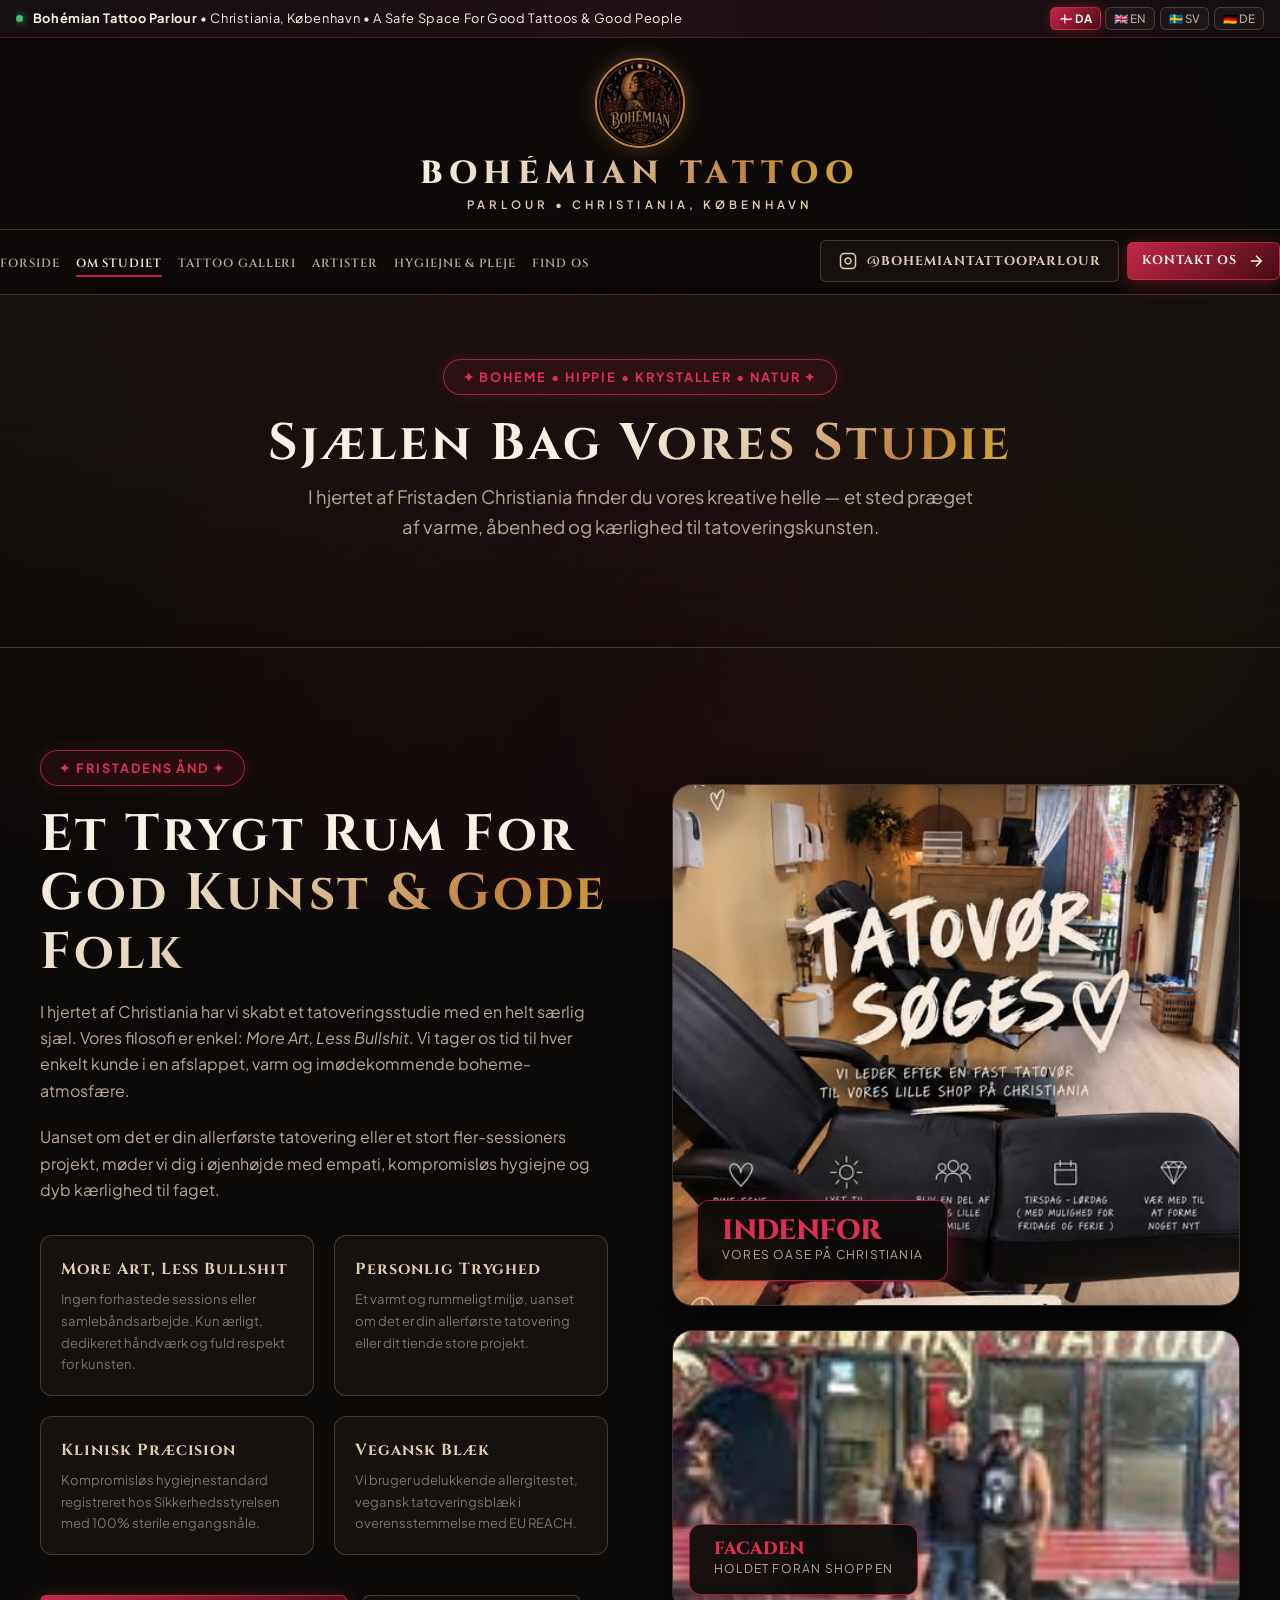
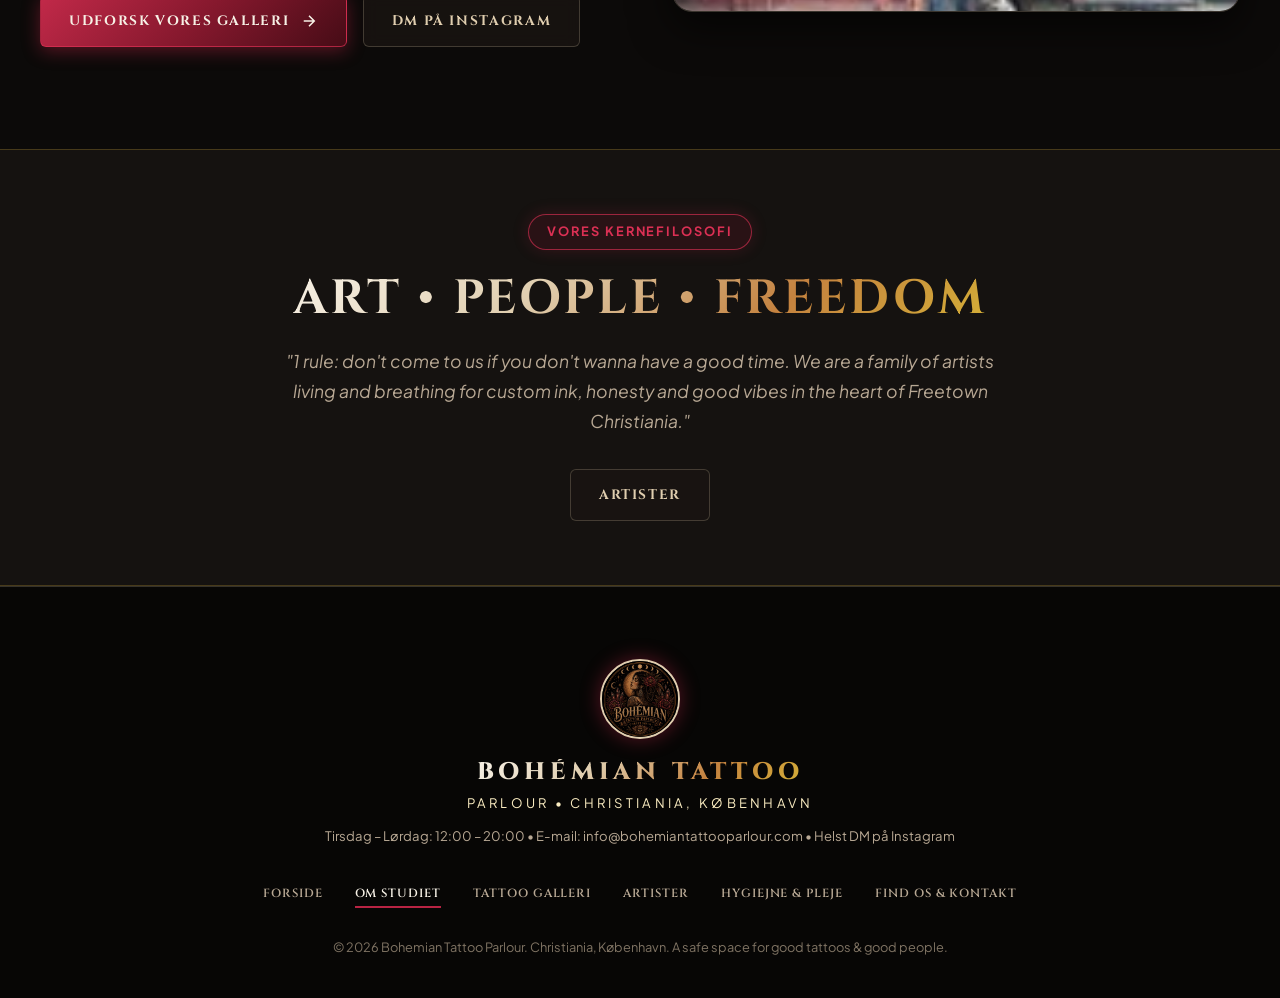
<file: om-os.html>
<!DOCTYPE html>
<html lang="da">
<head>
  <meta charset="UTF-8">
  <meta name="viewport" content="width=device-width, initial-scale=1.0">
  <title>Om Studiet — Bohémian Tattoo Parlour | Christiania, København</title>
  <meta name="description" content="Læs historien om Bohémian Tattoo Parlour på Christiania. A safe space for good tattoos & good people. Mød vores tatovører og oplev den unikke boheme atmosfære.">
  <link rel="icon" type="image/jpeg" href="assets/images/bohemian-master-logo.jpg">
  <link rel="stylesheet" href="assets/css/styles.css?v=bohemian">

  <!-- Schema.org Structured Data for Google Search & Google Maps -->
  <script type="application/ld+json">
  {
    "@context": "https://schema.org",
    "@type": "TattooParlor",
    "name": "Bohemian Tattoo Parlour",
    "alternateName": ["Bohémian Tattoo Parlour Christiania", "Bohemian Tattoo Copenhagen"],
    "image": "https://razirazidk-glitch.github.io/bohemian-tatoo/assets/images/bohemian-master-logo.jpg",
    "logo": "https://razirazidk-glitch.github.io/bohemian-tatoo/assets/images/bohemian-master-logo.jpg",
    "url": "https://razirazidk-glitch.github.io/bohemian-tatoo/om-os.html",
    "email": "info@bohemiantattooparlour.com",
    "priceRange": "$$",
    "currenciesAccepted": "DKK",
    "paymentAccepted": "Cash, MobilePay, Credit Card",
    "address": {
      "@type": "PostalAddress",
      "streetAddress": "Fristaden Christiania",
      "addressLocality": "København K",
      "postalCode": "1440",
      "addressCountry": "DK"
    },
    "geo": {
      "@type": "GeoCoordinates",
      "latitude": 55.673899,
      "longitude": 12.598232
    },
    "openingHoursSpecification": [
      {
        "@type": "OpeningHoursSpecification",
        "dayOfWeek": ["Tuesday", "Wednesday", "Thursday", "Friday", "Saturday"],
        "opens": "12:00",
        "closes": "20:00"
      }
    ],
    "sameAs": [
      "https://www.instagram.com/bohemiantattooparlour/",
      "https://www.facebook.com/bohemiantattooparlour"
    ],
    "description": "Historien og filosofien bag Bohémian Tattoo Parlour på Christiania. Boheme, hippie, krystaller og ren tatoveringskunst."
  }
  </script>

  <!-- Preload translations & immediate language rehydration -->
  <script src="assets/js/translations.js"></script>
  <script>
    (function() {
      try {
        var l = localStorage.getItem('bt_lang') || 'da';
        if (['da', 'en', 'sv', 'de'].indexOf(l) === -1) l = 'da';
        document.documentElement.lang = l;
        window.__bt_current_lang = l;
      } catch(e) {
        document.documentElement.lang = 'da';
      }
    })();
  </script>
</head>
<body>

  <!-- Top Announcement Bar -->
  <div class="announcement-bar">
    <div class="announcement-inner">
      <div class="announcement-text">
        <span class="badge-live" aria-hidden="true"></span>
        <span data-i18n="announcement"><strong>Bohémian Tattoo Parlour</strong> • Christiania, København • A Safe Space For Good Tattoos &amp; Good People</span>
      </div>
      <div class="lang-selector" role="group" aria-label="Sprogvalg / Language selection">
        <button type="button" class="lang-btn" data-lang="da" title="Dansk">🇩🇰 DA</button>
        <button type="button" class="lang-btn" data-lang="en" title="English">🇬🇧 EN</button>
        <button type="button" class="lang-btn" data-lang="sv" title="Svenska">🇸🇪 SV</button>
        <button type="button" class="lang-btn" data-lang="de" title="Deutsch">🇩🇪 DE</button>
      </div>
    </div>
  </div>

  <!-- Centered Top Header -->
  <header class="site-header">
    <div class="container header-inner">
      <a href="index.html" class="brand-centerpiece" aria-label="Bohémian Tattoo Parlour Forside">
        <div class="logo-wrapper">
          <img src="assets/images/bohemian-master-logo.jpg" alt="Bohémian Tattoo Parlour Christiania Logo" class="brand-master-emblem" width="90" height="90">
        </div>
        <h1 class="brand-title gold-gradient-text">BOHÉMIAN TATTOO</h1>
        <span class="brand-tagline" data-i18n="nav_tagline">PARLOUR • CHRISTIANIA, KØBENHAVN</span>
      </a>

      <div class="nav-row">
        <nav aria-label="Hovednavigation">
          <ul class="nav-links">
            <li><a href="index.html" class="nav-link" data-i18n="nav_home">Forside</a></li>
            <li><a href="om-os.html" class="nav-link active" data-i18n="nav_about">Om Studiet</a></li>
            <li><a href="galleri.html" class="nav-link" data-i18n="nav_gallery">Tattoo Galleri</a></li>
            <li><a href="artister.html" class="nav-link" data-i18n="nav_artists">Artister</a></li>
            <li><a href="hygiejne.html" class="nav-link" data-i18n="nav_hygiene">Hygiejne &amp; Pleje</a></li>
            <li><a href="kontakt.html" class="nav-link" data-i18n="nav_contact_short">Find Os</a></li>
          </ul>
        </nav>

        <div class="header-actions">
          <a href="https://www.instagram.com/bohemiantattooparlour/" target="_blank" rel="noopener" class="btn btn-secondary" style="padding: 0.6rem 1.1rem; font-size: 0.8rem;">
            <svg class="btn-icon" viewBox="0 0 24 24" fill="none" stroke="currentColor" stroke-width="2"><rect x="2" y="2" width="20" height="20" rx="5" ry="5"/><path d="M16 11.37A4 4 0 1 1 12.63 8 4 4 0 0 1 16 11.37z"/><line x1="17.5" y1="6.5" x2="17.51" y2="6.5"/></svg>
            <span>@bohemiantattooparlour</span>
          </a>
          <a href="kontakt.html" class="btn btn-primary">
            <span data-i18n="nav_contact_btn">Kontakt Os</span>
            <svg class="btn-icon" viewBox="0 0 24 24" fill="none" stroke="currentColor" stroke-width="2"><path d="M5 12h14M12 5l7 7-7 7"/></svg>
          </a>
        </div>

        <button class="mobile-nav-toggle" aria-label="Åbn navigationsmenu" aria-expanded="false" aria-controls="mobile-menu">
          <span></span>
          <span></span>
          <span></span>
        </button>
      </div>
    </div>
  </header>
  <script>
    (function() {
      var l = window.__bt_current_lang;
      if (l && l !== 'da' && window.translations && window.translations[l]) {
        var dict = window.translations[l];
        document.querySelectorAll('.announcement-bar [data-i18n], .site-header [data-i18n]').forEach(function(el) {
          var k = el.getAttribute('data-i18n');
          if (dict[k] !== undefined) el.innerHTML = dict[k];
        });
      }
    })();
  </script>

  <!-- Mobile Drawer Menu -->
  <div class="mobile-nav-backdrop"></div>
  <div class="mobile-nav-drawer" id="mobile-menu" aria-hidden="true">
    <div>
      <div class="brand-centerpiece" style="margin-bottom: 1.5rem;">
        <img src="assets/images/bohemian-master-logo.jpg" alt="Bohémian Tattoo Parlour Logo" class="brand-master-emblem" style="width: 72px; height: 72px; margin-bottom: 0.5rem;">
        <span class="brand-title gold-gradient-text" style="font-size: 1.3rem;">BOHÉMIAN TATTOO</span>
        <span class="brand-tagline" data-i18n="nav_tagline">PARLOUR • CHRISTIANIA, KØBENHAVN</span>
      </div>

      <!-- Mobile Language Selector -->
      <div class="mobile-lang-selector" role="group" aria-label="Sprogvalg / Language selection">
        <button type="button" class="lang-btn active" data-lang="da" aria-pressed="true">🇩🇰 Dansk</button>
        <button type="button" class="lang-btn" data-lang="en" aria-pressed="false">🇬🇧 English</button>
        <button type="button" class="lang-btn" data-lang="sv" aria-pressed="false">🇸🇪 Svenska</button>
        <button type="button" class="lang-btn" data-lang="de" aria-pressed="false">🇩🇪 Deutsch</button>
      </div>

      <ul class="mobile-nav-links">
        <li><a href="index.html" class="nav-link" data-i18n="nav_home">Forside</a></li>
        <li><a href="om-os.html" class="nav-link active" data-i18n="nav_about">Om Studiet</a></li>
        <li><a href="galleri.html" class="nav-link" data-i18n="nav_gallery">Tattoo Galleri</a></li>
        <li><a href="artister.html" class="nav-link" data-i18n="nav_artists_team">Artister &amp; Team</a></li>
        <li><a href="hygiejne.html" class="nav-link" data-i18n="nav_hygiene">Hygiejne &amp; Pleje</a></li>
        <li><a href="kontakt.html" class="nav-link" data-i18n="nav_contact">Find Os &amp; Kontakt</a></li>
      </ul>
    </div>
    <div>
      <a href="kontakt.html" class="btn btn-primary" style="width: 100%; margin-bottom: 0.75rem;" data-i18n="nav_contact_studio">Kontakt Studiet</a>
      <a href="https://www.instagram.com/bohemiantattooparlour/" target="_blank" rel="noopener" class="btn btn-secondary" style="width: 100%; margin-bottom: 1rem;">
        <span data-i18n="btn_dm_insta">DM på Instagram</span>
      </a>
      <p style="font-size: 0.8rem; color: var(--text-dim); text-align: center;" data-i18n="nav_drawer_sub">Christiania, København • More Art Less Bullshit</p>
    </div>
  </div>

  <main>
    <!-- Page Header Banner -->
    <section class="page-header">
      <div class="container">
        <div class="section-badge">
          <span data-i18n="about_badge">✦ Boheme • Hippie • Krystaller • Natur ✦</span>
        </div>
        <h1 class="section-title"><span data-i18n="about_title_1">Om</span> <span class="gold-gradient-text" data-i18n="about_title_gold">Bohémian Tattoo Parlour</span></h1>
        <p class="section-subtitle" data-i18n="about_sub">
          Et uafhængigt tatovørstudie med rødder i Fristaden Christianias kreative sjæl, hvor personligt udtryk og kompromisløst håndværk går hånd i hånd.
        </p>
      </div>
    </section>

    <!-- Main About Content Section -->
    <section>
      <div class="container">
        <div class="about-grid">
          <div class="about-text">
            <div class="section-badge" data-i18n="index_about_badge">✦ Fristadens Ånd ✦</div>
            <h2 class="section-title"><span data-i18n="index_about_title_1">Et Trygt Rum For</span> <span class="gold-gradient-text" data-i18n="index_about_title_gold">Good Tattoos</span></h2>
            <p data-i18n="index_about_p1">
              Bohémian Tattoo Parlour er skabt som et frirum. Med inspiration fra boheme- og hippielivsstilen, krystaller, natur og den rå, kreative mystik har vi skabt en tryg oase midt på Christiania, hvor frie sjæle kan forvandle visioner og drømme til permanent kunst på kroppen.
            </p>
            <p data-i18n="index_about_p2">
              Vores placering på Christiania er ikke tilfældig. Fristadens rige historie for uafhængighed, grøn natur og grænseløs kunstnerisk frihed danner rammen om alt det, vi laver. Her tager vi os god tid til den indledende snak over en kop frisk kaffe, diskuterer proportioner og anatomi, og finpudser motivet, så det passer perfekt til lige netop din krop.
            </p>

            <div class="about-features" style="margin-top: 2rem;">
              <div class="feature-box">
                <h4>More Art, Less Bullshit</h4>
                <p>Ingen forhastede sessions eller samlebåndsarbejde. Kun ærligt, dedikeret håndværk og fuld respekt for kunsten.</p>
              </div>
              <div class="feature-box">
                <h4>Personlig Tryghed</h4>
                <p>Et varmt og rummeligt miljø, uanset om det er din allerførste tatovering eller dit tiende store projekt.</p>
              </div>
              <div class="feature-box">
                <h4>Klinisk Præcision</h4>
                <p>Kompromisløs hygiejnestandard registreret hos Sikkerhedsstyrelsen med 100% sterile engangsnåle.</p>
              </div>
              <div class="feature-box">
                <h4>Vegansk Blæk</h4>
                <p>Vi bruger udelukkende allergitestet, vegansk tatoveringsblæk i overensstemmelse med EU REACH.</p>
              </div>
            </div>

            <div style="margin-top: 2.5rem; display: flex; gap: 1rem; flex-wrap: wrap;">
              <a href="galleri.html" class="btn btn-primary">
                <span data-i18n="hero_btn_gallery">Se Vores Galleri</span>
                <svg class="btn-icon" viewBox="0 0 24 24" fill="none" stroke="currentColor" stroke-width="2"><path d="M5 12h14M12 5l7 7-7 7"/></svg>
              </a>
              <a href="https://www.instagram.com/bohemiantattooparlour/" target="_blank" rel="noopener" class="btn btn-secondary">
                <span data-i18n="btn_dm_insta">DM os på Instagram</span>
              </a>
            </div>
          </div>

          <!-- Studio & Facade Photos -->
          <div class="about-images-duo">
            <div class="about-image-card" style="margin-bottom: 1.5rem;">
              <img src="assets/images/instagram/ig_photo_7.jpg" alt="Bohémian Tattoo Parlour studie indendørs på Christiania">
              <div class="about-floating-badge">
                <div class="number">INDENFOR</div>
                <div class="label">Vores Oase på Christiania</div>
              </div>
            </div>
            
            <div class="about-image-card">
              <img src="assets/images/instagram/ig_photo_4.jpg" alt="Bohemian Tattoo shop facade og holdet på Christiania" style="height: 280px; object-fit: cover;">
              <div class="about-floating-badge" style="bottom: 1rem; left: 1rem;">
                <div class="number" style="font-size: 1.1rem;">FACADEN</div>
                <div class="label">Holdet foran shoppen</div>
              </div>
            </div>
          </div>
        </div>
      </div>
    </section>

    <!-- Manifesto Banner -->
    <section style="background: var(--bg-surface); border-top: 1px solid var(--gold-border); border-bottom: 1px solid var(--gold-border); text-align: center; padding: 4rem 0;">
      <div class="container" style="max-width: 800px;">
        <div class="section-badge">Vores Kernefilosofi</div>
        <h2 style="font-size: clamp(2rem, 4vw, 3rem); line-height: 1.2; margin-bottom: 1.25rem;">
          <span class="gold-gradient-text">ART • PEOPLE • FREEDOM</span>
        </h2>
        <p style="color: var(--text-muted); font-size: 1.1rem; line-height: 1.7; margin-bottom: 2rem;">
          <em>"1 rule: don't come to us if you don't wanna have a good time. We are a family of artists living and breathing for custom ink, honesty and good vibes in the heart of Freetown Christiania."</em>
        </p>
        <a href="artister.html" class="btn btn-secondary" data-i18n="nav_artists">Mød Vores Artister</a>
      </div>
    </section>
  </main>

  <!-- Centered Footer -->
  <footer class="site-footer">
    <div class="container">
      <div class="footer-emblem">
        <img src="assets/images/bohemian-master-logo.jpg" alt="Bohémian Tattoo Parlour Logo" class="footer-master-emblem" width="80" height="80">
      </div>
      <h3 class="brand-title gold-gradient-text" style="font-size: 1.5rem; margin-bottom: 0.4rem;">BOHÉMIAN TATTOO</h3>
      <p style="font-size: 0.82rem; color: var(--gold-light); letter-spacing: 0.25em; text-transform: uppercase; margin-bottom: 0.75rem;" data-i18n="nav_tagline">
        PARLOUR • CHRISTIANIA, KØBENHAVN
      </p>
      <p style="font-size: 0.82rem; color: var(--text-muted); margin-bottom: 1.5rem;" data-i18n="footer_hours">
        Tirsdag – Lørdag: 12:00 – 20:00 • info@bohemiantattooparlour.com • Helst DM på Instagram
      </p>

      <ul class="footer-nav">
        <li><a href="index.html" class="nav-link" data-i18n="nav_home">Forside</a></li>
        <li><a href="om-os.html" class="nav-link active" data-i18n="nav_about">Om Studiet</a></li>
        <li><a href="galleri.html" class="nav-link" data-i18n="nav_gallery">Galleri</a></li>
        <li><a href="artister.html" class="nav-link" data-i18n="nav_artists">Artister</a></li>
        <li><a href="hygiejne.html" class="nav-link" data-i18n="nav_hygiene">Hygiejne &amp; Pleje</a></li>
        <li><a href="kontakt.html" class="nav-link" data-i18n="nav_contact">Find Os &amp; Kontakt</a></li>
      </ul>

      <p class="footer-copy" data-i18n="footer_copy">
        &copy; 2026 Bohémian Tattoo Parlour. Christiania, København. A safe space for good tattoos &amp; good people.
      </p>
    </div>
  </footer>

  <script src="assets/js/main.js"></script>
</body>
</html>
</file>
<file: assets/css/styles.css>
/* ==========================================================================
   BOHEMIAN TATOO — CHRISTIANIA, KØBENHAVN
   Modern, High-Performance, Fully Responsive CSS Architecture
   ========================================================================== */

@import url('https://fonts.googleapis.com/css2?family=Cinzel:wght@400;600;700;800;900&family=Plus+Jakarta+Sans:ital,wght@0,300;0,400;0,500;0,600;0,700;1,400&display=swap');

:root {
  /* ========================================================================
     THE AUTHENTIC BOHEMIAN PALETTE (Sort, Sand, Jordfarver & Burgundy Pop)
     ======================================================================== */
  
  /* 1. Sort (Velvet Obsidian, Charcoal & Smoky Black Ground) */
  --bg-main: #0c0a09;                /* Warm, deep charcoal obsidian ground */
  --bg-surface: #151210;             /* Roasted earth dark surface */
  --bg-card: rgba(26, 21, 18, 0.88);  /* Earthy dark roasted card body */
  --bg-card-hover: rgba(38, 30, 26, 0.96);
  --bg-glass: rgba(18, 15, 13, 0.85);
  --bg-darker: #070605;              /* Header & footer deep grounding */

  /* 2. Burgundy / Oxblood / Vinrød (Hero Bohemian Accents that POP!) */
  --burgundy-deep: #460c16;          /* Deep velvety oxblood base */
  --burgundy-primary: #85182d;       /* Rich vintage bohemian wine */
  --burgundy-pop: #b82343;           /* Vibrant burgundy that POPS! */
  --burgundy-bright: #db3054;        /* Radiant ruby hover highlight */
  --burgundy-gradient: linear-gradient(135deg, #c22949 0%, #85182d 52%, #460c16 100%);
  --burgundy-gradient-hover: linear-gradient(135deg, #d9385a 0%, #9e1d37 52%, #560f1b 100%);
  --burgundy-glow: rgba(184, 35, 67, 0.45);
  --burgundy-border: rgba(184, 35, 67, 0.38);
  --burgundy-border-bright: rgba(219, 48, 84, 0.65);

  /* 3. Sand (Organic, Sun-Bleached Dune & Natural Linen) */
  --sand-light: #f7f1e6;             /* Luminous warm sand text */
  --sand-primary: #e0ceaf;           /* Golden dune sand accent */
  --sand-muted: #b8a894;             /* Soft organic sand secondary text */
  --sand-dim: #7f7363;               /* Muted desert shadow */
  --sand-border: rgba(224, 206, 175, 0.22);
  --sand-glow: rgba(224, 206, 175, 0.25);

  /* 4. Jordfarver (Warm Terracotta, Raw Umber, Amber Ochre & Clay) */
  --earth-terracotta: #a65438;       /* Warm Bohemian clay */
  --earth-clay: #8a3f29;             /* Deep roasted clay */
  --earth-amber: #c4823f;            /* Golden amber ochre */
  --earth-warm: #8c5e3c;             /* Warm cedar timber */
  --earth-deep: #3d2517;             /* Deep roasted umber */
  --earth-border: rgba(166, 84, 56, 0.3);

  /* 5. Antique Gold (Celestial Starlight & Sacred Alchemy) */
  --gold-light: #faecc1;
  --gold-primary: #d4af37;
  --gold-dark: #a27b13;
  --gold-gradient: linear-gradient(135deg, #faecc1 0%, #d4af37 50%, #a27b13 100%);
  --gold-glow: rgba(212, 175, 55, 0.32);
  --gold-border: rgba(212, 175, 55, 0.26);

  /* Text & Contrast Hierarchy (Clean, intuitive, effortless reading) */
  --text-main: var(--sand-light);    /* High-contrast warm sand white */
  --text-muted: var(--sand-muted);   /* Warm readable sand */
  --text-dim: var(--sand-dim);       /* Subtle details */
  
  --accent-green: #48bb78;           /* Studio open/live indicator */

  /* Typography */
  --font-heading: 'Cinzel', Georgia, serif;
  --font-body: 'Plus Jakarta Sans', -apple-system, BlinkMacSystemFont, sans-serif;
  
  /* Layout & Spacing */
  --max-width: 1280px;
  --container-padding: clamp(1rem, 4vw, 2.5rem);
  --section-spacing: clamp(4rem, 8vw, 7.5rem);
  --radius-sm: 6px;
  --radius-md: 12px;
  --radius-lg: 20px;
  --radius-full: 9999px;
  
  /* Transitions */
  --transition-fast: 0.2s cubic-bezier(0.4, 0, 0.2, 1);
  --transition-smooth: 0.35s cubic-bezier(0.16, 1, 0.3, 1);
}

/* --------------------------------------------------------------------------
   RESET & BASE STYLES
   -------------------------------------------------------------------------- */
*, *::before, *::after {
  box-sizing: border-box;
  margin: 0;
  padding: 0;
}

html {
  scroll-behavior: smooth;
  scroll-padding-top: 100px;
  -webkit-font-smoothing: antialiased;
  -moz-osx-font-smoothing: grayscale;
}

body {
  background-color: var(--bg-main);
  color: var(--text-main);
  font-family: var(--font-body);
  font-size: 1rem;
  line-height: 1.65;
  overflow-x: hidden;
  position: relative;
}

/* Subtle bohemian, earthy & celestial ambient background glow */
body::before {
  content: '';
  position: fixed;
  top: 0;
  left: 50%;
  transform: translateX(-50%);
  width: 100vw;
  height: 100vh;
  background: 
    radial-gradient(circle at 50% 0%, rgba(184, 35, 67, 0.12) 0%, transparent 60%),
    radial-gradient(circle at 15% 40%, rgba(166, 84, 56, 0.08) 0%, transparent 45%),
    radial-gradient(circle at 85% 65%, rgba(196, 130, 63, 0.08) 0%, transparent 45%),
    radial-gradient(circle at 50% 85%, rgba(133, 24, 45, 0.1) 0%, transparent 55%);
  pointer-events: none;
  z-index: -1;
}

img, svg {
  display: block;
  max-width: 100%;
  height: auto;
}

a {
  color: inherit;
  text-decoration: none;
  transition: color var(--transition-fast);
}

button, input, select, textarea {
  font-family: inherit;
  font-size: inherit;
  color: inherit;
  border: none;
  background: none;
}

button {
  cursor: pointer;
}

/* --------------------------------------------------------------------------
   TYPOGRAPHY
   -------------------------------------------------------------------------- */
h1, h2, h3, h4, .brand-title {
  font-family: var(--font-heading);
  letter-spacing: 0.06em;
  font-weight: 700;
  color: var(--text-main);
}

.gold-gradient-text {
  background: linear-gradient(135deg, var(--sand-light) 0%, var(--sand-primary) 35%, var(--earth-amber) 70%, var(--gold-primary) 100%);
  -webkit-background-clip: text;
  -webkit-text-fill-color: transparent;
  display: inline-block;
}

.section-badge {
  display: inline-flex;
  align-items: center;
  gap: 0.5rem;
  padding: 0.4rem 1.15rem;
  background: rgba(133, 24, 45, 0.18);
  border: 1px solid var(--burgundy-border-bright);
  border-radius: var(--radius-full);
  font-size: 0.8rem;
  font-weight: 700;
  letter-spacing: 0.15em;
  text-transform: uppercase;
  color: var(--burgundy-bright);
  box-shadow: 0 0 16px rgba(184, 35, 67, 0.22);
  margin-bottom: 1.25rem;
}

.section-title {
  font-size: clamp(2rem, 4vw, 3.25rem);
  line-height: 1.15;
  margin-bottom: 1rem;
}

.section-subtitle {
  font-size: clamp(1rem, 1.8vw, 1.15rem);
  color: var(--text-muted);
  max-width: 680px;
  margin: 0 auto 3.5rem auto;
}

.text-center {
  text-align: center;
}

/* --------------------------------------------------------------------------
   CONTAINER & LAYOUT
   -------------------------------------------------------------------------- */
.container {
  width: 100%;
  max-width: var(--max-width);
  margin-left: auto;
  margin-right: auto;
  padding-left: var(--container-padding);
  padding-right: var(--container-padding);
}

section {
  padding-top: var(--section-spacing);
  padding-bottom: var(--section-spacing);
  position: relative;
}

/* --------------------------------------------------------------------------
   TOP ANNOUNCEMENT BAR & LANGUAGE SWITCHER
   -------------------------------------------------------------------------- */
.announcement-bar {
  background: linear-gradient(90deg, #150f11 0%, #201115 50%, #150f11 100%);
  border-bottom: 1px solid var(--burgundy-border);
  padding: 0.35rem 1rem;
  font-size: 0.8rem;
  letter-spacing: 0.05em;
  color: var(--sand-light);
  min-height: 38px;
  display: flex;
  align-items: center;
}

.announcement-inner {
  display: flex;
  align-items: center;
  justify-content: space-between;
  gap: 1rem;
  width: 100%;
  max-width: 1400px;
  margin: 0 auto;
}

.announcement-text {
  display: flex;
  align-items: center;
  gap: 0.6rem;
  min-width: 0;
  overflow: hidden;
  text-overflow: ellipsis;
  white-space: nowrap;
  flex: 1 1 auto;
}

.announcement-text span[data-i18n="announcement"] {
  min-width: 0;
  overflow: hidden;
  text-overflow: ellipsis;
  white-space: nowrap;
}

.lang-selector {
  display: inline-flex;
  align-items: center;
  gap: 0.3rem;
  flex-shrink: 0;
}

.lang-btn {
  background: rgba(255, 255, 255, 0.03);
  border: 1px solid var(--sand-border);
  color: var(--sand-muted);
  padding: 0.2rem 0.5rem;
  border-radius: var(--radius-sm);
  font-size: 0.72rem;
  font-family: inherit;
  font-weight: 500;
  cursor: pointer;
  display: inline-flex;
  align-items: center;
  gap: 0.25rem;
  transition: all var(--transition-fast);
  line-height: 1.2;
  flex-shrink: 0;
}

.lang-btn:hover {
  border-color: var(--burgundy-pop);
  color: var(--sand-light);
  background: rgba(184, 35, 67, 0.18);
}

/* Pure CSS active state driven instantaneously by html[lang] attribute */
html[lang="da"] .lang-selector .lang-btn[data-lang="da"],
html[lang="en"] .lang-selector .lang-btn[data-lang="en"],
html[lang="sv"] .lang-selector .lang-btn[data-lang="sv"],
html[lang="de"] .lang-selector .lang-btn[data-lang="de"],
html[lang="da"] .mobile-lang-selector .lang-btn[data-lang="da"],
html[lang="en"] .mobile-lang-selector .lang-btn[data-lang="en"],
html[lang="sv"] .mobile-lang-selector .lang-btn[data-lang="sv"],
html[lang="de"] .mobile-lang-selector .lang-btn[data-lang="de"],
.lang-btn.active {
  background: var(--burgundy-gradient);
  color: var(--sand-light);
  border-color: var(--burgundy-border-bright);
  font-weight: 700;
  box-shadow: 0 0 12px var(--burgundy-glow);
}

.mobile-lang-selector {
  display: grid;
  grid-template-columns: repeat(2, 1fr);
  gap: 0.5rem;
  margin: 0.5rem 0 1.5rem 0;
  padding: 0.6rem;
  background: rgba(26, 21, 18, 0.6);
  border: 1px solid var(--sand-border);
  border-radius: var(--radius-md);
}

.mobile-lang-selector .lang-btn {
  justify-content: center;
  padding: 0.5rem 0.6rem;
  font-size: 0.82rem;
}

@media (max-width: 900px) {
  .announcement-bar {
    min-height: auto;
    padding: 0.4rem 1rem;
  }
  .announcement-inner {
    flex-direction: column;
    gap: 0.35rem;
  }
  .announcement-text {
    font-size: 0.75rem;
    white-space: normal;
    text-align: center;
  }
}

.announcement-bar .badge-live {
  display: inline-block;
  width: 7px;
  height: 7px;
  background-color: var(--accent-green);
  border-radius: 50%;
  box-shadow: 0 0 8px var(--accent-green);
  animation: pulse-dot 2s infinite;
  flex-shrink: 0;
}

@keyframes pulse-dot {
  0% { transform: scale(0.95); box-shadow: 0 0 0 0 rgba(72, 187, 120, 0.7); }
  70% { transform: scale(1); box-shadow: 0 0 0 6px rgba(72, 187, 120, 0); }
  100% { transform: scale(0.95); box-shadow: 0 0 0 0 rgba(72, 187, 120, 0); }
}

/* --------------------------------------------------------------------------
   HEADER & CENTERED BRANDING IN TOP
   (Crucial requirement: Centered Logo & Shop Name in Top)
   -------------------------------------------------------------------------- */
.site-header {
  position: sticky;
  top: 0;
  z-index: 1000;
  background: rgba(12, 10, 9, 0.94);
  backdrop-filter: blur(16px);
  -webkit-backdrop-filter: blur(16px);
  border-bottom: 1px solid var(--sand-border);
  transition: all var(--transition-smooth);
}

.header-inner {
  display: flex;
  flex-direction: column;
  align-items: center;
  padding: 1rem 0 0.75rem 0;
}

/* Top centered emblem + brand name */
.brand-centerpiece {
  display: flex;
  flex-direction: column;
  align-items: center;
  text-align: center;
  text-decoration: none;
  group: pointer;
  padding: 0.25rem 0;
}

.logo-wrapper {
  position: relative;
  width: 90px;
  height: 90px;
  margin-bottom: 0.5rem;
  transition: transform var(--transition-smooth), filter var(--transition-smooth);
}

.brand-master-emblem {
  width: 100%;
  height: 100%;
  aspect-ratio: 1 / 1;
  object-fit: cover;
  border-radius: 50%;
  border: 2px solid var(--earth-amber);
  box-shadow: 0 0 20px rgba(196, 130, 63, 0.35);
  background: #000;
  transition: all var(--transition-smooth);
}

.brand-centerpiece:hover .logo-wrapper {
  transform: scale(1.07) rotate(2deg);
  filter: drop-shadow(0 0 18px var(--burgundy-glow));
}

.brand-centerpiece:hover .brand-master-emblem {
  border-color: var(--burgundy-bright);
  box-shadow: 0 0 28px var(--burgundy-glow);
}

.hero-emblem-wrapper {
  display: flex;
  justify-content: center;
  align-items: center;
  margin-bottom: 1.75rem;
}

.hero-master-emblem {
  width: clamp(140px, 18vw, 210px);
  height: clamp(140px, 18vw, 210px);
  aspect-ratio: 1 / 1;
  object-fit: cover;
  border-radius: 50%;
  border: 3px solid var(--sand-primary);
  box-shadow: 0 12px 35px rgba(0,0,0,0.8), 0 0 35px var(--burgundy-glow);
  background: #000;
  transition: transform var(--transition-smooth), box-shadow var(--transition-smooth);
  animation: emblem-float 6s ease-in-out infinite;
}

.hero-master-emblem:hover {
  transform: scale(1.05);
  border-color: var(--burgundy-bright);
  box-shadow: 0 16px 45px rgba(0,0,0,0.9), 0 0 45px rgba(219, 48, 84, 0.6);
}

@keyframes emblem-float {
  0%, 100% { transform: translateY(0); }
  50% { transform: translateY(-8px); }
}

.banner-emblem-wrapper {
  display: flex;
  justify-content: center;
  align-items: center;
  margin-bottom: 1.5rem;
}

.banner-master-emblem {
  width: 100px;
  height: 100px;
  aspect-ratio: 1 / 1;
  object-fit: cover;
  border-radius: 50%;
  border: 2.5px solid var(--sand-primary);
  box-shadow: 0 8px 25px rgba(0,0,0,0.8), 0 0 25px var(--burgundy-glow);
  background: #000;
  display: block;
  transition: transform var(--transition-smooth), box-shadow var(--transition-smooth);
}

.banner-master-emblem:hover {
  transform: scale(1.06);
  border-color: var(--burgundy-bright);
  box-shadow: 0 12px 35px rgba(0,0,0,0.9), 0 0 35px var(--burgundy-glow);
}

.footer-master-emblem {
  width: 80px;
  height: 80px;
  aspect-ratio: 1 / 1;
  object-fit: cover;
  border-radius: 50%;
  border: 2px solid var(--sand-primary);
  box-shadow: 0 0 20px var(--burgundy-glow);
  margin: 0 auto;
  display: block;
  background: #000;
  transition: transform var(--transition-smooth), box-shadow var(--transition-smooth);
}

.footer-master-emblem:hover {
  transform: scale(1.06);
  border-color: var(--burgundy-bright);
  box-shadow: 0 0 28px var(--burgundy-glow);
}

.brand-title {
  font-size: clamp(1.4rem, 2.5vw, 2rem);
  letter-spacing: 0.2em;
  text-transform: uppercase;
  font-weight: 800;
  line-height: 1.1;
}

.brand-tagline {
  font-size: 0.72rem;
  letter-spacing: 0.35em;
  text-transform: uppercase;
  color: var(--sand-primary);
  font-weight: 600;
  margin-top: 0.25rem;
}

/* Desktop Navigation row below or split around centered branding */
.nav-row {
  width: 100%;
  display: flex;
  justify-content: space-between;
  align-items: center;
  margin-top: 0.65rem;
  padding-top: 0.65rem;
  border-top: 1px solid var(--sand-border);
  min-height: 52px;
  flex-wrap: nowrap;
}

.nav-links {
  display: flex;
  align-items: center;
  gap: clamp(0.65rem, 1.25vw, 1.5rem);
  list-style: none;
  flex-shrink: 0;
  white-space: nowrap;
}

.nav-link {
  font-family: var(--font-heading);
  font-size: clamp(0.74rem, 0.82vw, 0.82rem);
  font-weight: 600;
  letter-spacing: 0.08em;
  text-transform: uppercase;
  color: var(--sand-muted);
  position: relative;
  padding: 0.4rem 0;
  white-space: nowrap;
  transition: color var(--transition-fast);
}

.nav-link:hover {
  color: var(--sand-light);
}

.nav-link::after {
  content: '';
  position: absolute;
  bottom: 0;
  left: 0;
  width: 0;
  height: 2px;
  background: var(--burgundy-pop);
  transition: width var(--transition-smooth);
}

.nav-link.active {
  color: var(--sand-light);
}

.nav-link.active::after {
  width: 100%;
}

/* Page Header for subpages */
.page-header {
  padding-top: clamp(2.5rem, 5vw, 4rem);
  padding-bottom: clamp(2rem, 4vw, 3rem);
  text-align: center;
  background: linear-gradient(180deg, rgba(26, 21, 18, 0.6) 0%, transparent 100%);
  border-bottom: 1px solid var(--sand-border);
  position: relative;
}

.page-header .section-title {
  margin-bottom: 0.5rem;
}

.header-actions {
  display: flex;
  align-items: center;
  gap: 0.5rem;
  flex-shrink: 0;
  white-space: nowrap;
}

.header-actions .btn {
  min-height: 38px;
  padding: 0.5rem 0.85rem;
  font-size: 0.78rem;
  letter-spacing: 0.08em;
  white-space: nowrap;
}

/* Mobile Hamburger Toggle */
.mobile-nav-toggle {
  display: none;
  width: 44px;
  height: 44px;
  flex-direction: column;
  justify-content: center;
  align-items: center;
  gap: 5px;
  border-radius: var(--radius-sm);
  border: 1px solid var(--sand-border);
  background: rgba(26, 21, 18, 0.7);
  z-index: 1001;
}

.mobile-nav-toggle span {
  display: block;
  width: 22px;
  height: 2px;
  background-color: var(--sand-primary);
  transition: transform var(--transition-smooth), opacity var(--transition-smooth);
}

.mobile-nav-toggle[aria-expanded="true"] span:nth-child(1) {
  transform: translateY(7px) rotate(45deg);
}

.mobile-nav-toggle[aria-expanded="true"] span:nth-child(2) {
  opacity: 0;
}

.mobile-nav-toggle[aria-expanded="true"] span:nth-child(3) {
  transform: translateY(-7px) rotate(-45deg);
}

/* Mobile Drawer */
.mobile-nav-drawer {
  position: fixed;
  top: 0;
  right: -100%;
  width: 100%;
  max-width: 380px;
  height: 100vh;
  background: var(--bg-surface);
  border-left: 1px solid var(--sand-border);
  box-shadow: -10px 0 30px rgba(0,0,0,0.85);
  padding: 6rem 2rem 3rem 2rem;
  display: flex;
  flex-direction: column;
  justify-content: space-between;
  transition: right 0.4s cubic-bezier(0.16, 1, 0.3, 1);
  z-index: 999;
}

.mobile-nav-drawer.is-open {
  right: 0;
}

.mobile-nav-backdrop {
  position: fixed;
  top: 0;
  left: 0;
  width: 100vw;
  height: 100vh;
  background: rgba(0,0,0,0.7);
  backdrop-filter: blur(4px);
  opacity: 0;
  visibility: hidden;
  transition: opacity 0.3s ease, visibility 0.3s ease;
  z-index: 998;
}

.mobile-nav-backdrop.is-open {
  opacity: 1;
  visibility: visible;
}

.mobile-nav-links {
  list-style: none;
  display: flex;
  flex-direction: column;
  gap: 1.5rem;
}

.mobile-nav-links .nav-link {
  font-size: 1.15rem;
  letter-spacing: 0.15em;
  display: block;
}

/* --------------------------------------------------------------------------
   BUTTONS & CTAs (Burgundy Pop & Earth / Sand Contrast)
   -------------------------------------------------------------------------- */
.btn {
  display: inline-flex;
  align-items: center;
  justify-content: center;
  gap: 0.65rem;
  font-family: var(--font-heading);
  font-size: 0.85rem;
  font-weight: 700;
  letter-spacing: 0.12em;
  text-transform: uppercase;
  padding: 0.85rem 1.75rem;
  border-radius: var(--radius-sm);
  transition: all var(--transition-smooth);
  position: relative;
  overflow: hidden;
  min-height: 48px;
}

.btn-primary {
  background: var(--burgundy-gradient);
  color: var(--sand-light);
  border: 1px solid var(--burgundy-border-bright);
  box-shadow: 0 4px 18px var(--burgundy-glow);
}

.btn-primary:hover {
  background: var(--burgundy-gradient-hover);
  transform: translateY(-2px);
  box-shadow: 0 8px 26px rgba(219, 48, 84, 0.55);
  color: #fff;
  border-color: #ff5277;
}

.btn-secondary {
  background: rgba(26, 21, 18, 0.8);
  color: var(--sand-primary);
  border: 1px solid var(--sand-border);
  backdrop-filter: blur(8px);
}

.btn-secondary:hover {
  background: rgba(45, 34, 28, 0.95);
  border-color: var(--earth-amber);
  transform: translateY(-2px);
  color: var(--sand-light);
  box-shadow: 0 6px 20px rgba(196, 130, 63, 0.25);
}

.btn-icon {
  width: 18px;
  height: 18px;
}

/* --------------------------------------------------------------------------
   HERO SECTION
   -------------------------------------------------------------------------- */
.hero-section {
  min-height: 75vh;
  display: flex;
  align-items: center;
  justify-content: center;
  text-align: center;
  padding-top: clamp(3rem, 6vw, 5rem);
  padding-bottom: clamp(3rem, 6vw, 5rem);
  position: relative;
}

.hero-content {
  max-width: 960px;
  margin: 0 auto;
}

.hero-headline {
  font-size: clamp(2.2rem, 5.5vw, 4.4rem);
  line-height: 1.08;
  font-weight: 800;
  margin-bottom: 1.5rem;
  letter-spacing: 0.04em;
}

.hero-description {
  font-size: clamp(1.05rem, 2vw, 1.25rem);
  color: var(--text-muted);
  max-width: 720px;
  margin: 0 auto 2.5rem auto;
  line-height: 1.7;
}

.hero-cta-group {
  display: flex;
  flex-wrap: wrap;
  gap: 1.25rem;
  justify-content: center;
  margin-bottom: 3.5rem;
}

/* Trust Bar */
.trust-badges-grid {
  display: grid;
  grid-template-columns: repeat(auto-fit, minmax(210px, 1fr));
  gap: 1.5rem;
  margin-top: 2rem;
  border-top: 1px solid var(--sand-border);
  padding-top: 2.5rem;
}

.trust-item {
  display: flex;
  align-items: center;
  gap: 0.85rem;
  text-align: left;
  padding: 0.75rem 1rem;
  background: var(--bg-card);
  border: 1px solid var(--sand-border);
  border-radius: var(--radius-md);
  transition: border-color var(--transition-fast), transform var(--transition-fast);
}

.trust-item:hover {
  border-color: var(--earth-amber);
  transform: translateY(-2px);
}

.trust-icon {
  width: 32px;
  height: 32px;
  color: var(--earth-amber);
  flex-shrink: 0;
}

.trust-title {
  font-size: 0.88rem;
  font-weight: 700;
  color: var(--text-main);
  line-height: 1.2;
}

.trust-desc {
  font-size: 0.75rem;
  color: var(--text-dim);
}

/* --------------------------------------------------------------------------
   ABOUT SECTION (OM OS — CHRISTIANIA HISTORIEN)
   -------------------------------------------------------------------------- */
.about-grid {
  display: grid;
  grid-template-columns: 1fr 1fr;
  gap: clamp(2rem, 5vw, 4.5rem);
  align-items: center;
}

.about-text h3 {
  font-size: clamp(1.6rem, 3vw, 2.2rem);
  margin-bottom: 1.25rem;
  line-height: 1.2;
}

.about-text p {
  color: var(--text-muted);
  margin-bottom: 1.25rem;
}

.about-features {
  display: grid;
  grid-template-columns: 1fr 1fr;
  gap: 1.25rem;
  margin-top: 2rem;
}

.feature-box {
  padding: 1.25rem;
  background: var(--bg-surface);
  border: 1px solid var(--sand-border);
  border-radius: var(--radius-md);
  transition: border-color var(--transition-fast);
}

.feature-box:hover {
  border-color: var(--burgundy-border-bright);
}

.feature-box h4 {
  color: var(--sand-primary);
  font-size: 1rem;
  margin-bottom: 0.35rem;
}

.feature-box p {
  font-size: 0.82rem;
  color: var(--text-dim);
  margin: 0;
}

.about-image-card {
  position: relative;
  border-radius: var(--radius-lg);
  overflow: hidden;
  border: 1px solid var(--sand-border);
  box-shadow: 0 16px 40px rgba(0,0,0,0.6);
}

.about-image-card img {
  width: 100%;
  height: 520px;
  object-fit: cover;
  transition: transform 0.6s ease;
}

.about-image-card:hover img {
  transform: scale(1.04);
}

.about-floating-badge {
  position: absolute;
  bottom: 1.5rem;
  left: 1.5rem;
  background: rgba(12, 10, 9, 0.92);
  backdrop-filter: blur(10px);
  border: 1px solid var(--burgundy-border-bright);
  padding: 1rem 1.5rem;
  border-radius: var(--radius-md);
  box-shadow: 0 8px 24px var(--burgundy-glow);
}

.about-floating-badge .number {
  font-family: var(--font-heading);
  font-size: 1.75rem;
  font-weight: 800;
  color: var(--burgundy-bright);
  line-height: 1;
}

.about-floating-badge .label {
  font-size: 0.75rem;
  text-transform: uppercase;
  letter-spacing: 0.1em;
  color: var(--text-muted);
}

/* --------------------------------------------------------------------------
   GALLERY / PORTFOLIO SECTION
   -------------------------------------------------------------------------- */
.gallery-filters {
  display: flex;
  flex-wrap: wrap;
  justify-content: center;
  gap: 0.75rem;
  margin-bottom: 2.75rem;
}

.filter-btn {
  padding: 0.55rem 1.35rem;
  border-radius: var(--radius-full);
  border: 1px solid var(--sand-border);
  background: rgba(26, 21, 18, 0.65);
  font-family: var(--font-heading);
  font-size: 0.8rem;
  font-weight: 600;
  letter-spacing: 0.08em;
  color: var(--sand-muted);
  transition: all var(--transition-fast);
}

.filter-btn:hover, .filter-btn.active {
  background: var(--burgundy-gradient);
  color: var(--sand-light);
  border-color: var(--burgundy-border-bright);
  box-shadow: 0 4px 14px var(--burgundy-glow);
}

.gallery-grid {
  display: grid;
  grid-template-columns: repeat(auto-fill, minmax(320px, 1fr));
  gap: 1.75rem;
}

.gallery-card {
  position: relative;
  border-radius: var(--radius-md);
  overflow: hidden;
  background: var(--bg-surface);
  border: 1px solid var(--sand-border);
  aspect-ratio: 3/4;
  cursor: pointer;
  transition: transform var(--transition-smooth), border-color var(--transition-smooth), box-shadow var(--transition-smooth);
}

.gallery-card:hover {
  transform: translateY(-6px);
  border-color: var(--burgundy-border-bright);
  box-shadow: 0 16px 36px rgba(0,0,0,0.7), 0 0 20px var(--burgundy-glow);
}

.gallery-card img {
  width: 100%;
  height: 100%;
  object-fit: cover;
  transition: transform 0.5s ease;
}

.gallery-card:hover img {
  transform: scale(1.06);
}

.gallery-card-overlay {
  position: absolute;
  inset: 0;
  background: linear-gradient(180deg, transparent 40%, rgba(12, 10, 9, 0.95) 100%);
  display: flex;
  flex-direction: column;
  justify-content: flex-end;
  padding: 1.75rem;
  opacity: 0.9;
  transition: opacity var(--transition-fast);
}

.gallery-card:hover .gallery-card-overlay {
  opacity: 1;
}

.gallery-tag {
  display: inline-block;
  font-size: 0.7rem;
  font-weight: 700;
  letter-spacing: 0.15em;
  text-transform: uppercase;
  color: var(--sand-primary);
  margin-bottom: 0.35rem;
}

.gallery-card-title {
  font-size: 1.25rem;
  color: var(--text-main);
  margin-bottom: 0.25rem;
}

.gallery-artist-credit {
  font-size: 0.8rem;
  color: var(--text-dim);
}

/* --------------------------------------------------------------------------
   ARTISTS SECTION
   -------------------------------------------------------------------------- */
.artists-grid {
  display: grid;
  grid-template-columns: repeat(auto-fit, minmax(300px, 1fr));
  gap: 2rem;
}

.artist-card {
  background: var(--bg-card);
  border: 1px solid var(--sand-border);
  border-radius: var(--radius-lg);
  padding: 2.25rem 1.75rem;
  text-align: center;
  transition: all var(--transition-smooth);
  display: flex;
  flex-direction: column;
  align-items: center;
}

.artist-card:hover {
  background: var(--bg-card-hover);
  border-color: var(--burgundy-border-bright);
  transform: translateY(-6px);
  box-shadow: 0 16px 36px rgba(0,0,0,0.6), 0 0 20px rgba(184, 35, 67, 0.25);
}

.artist-avatar-wrapper {
  width: 140px;
  height: 140px;
  border-radius: 50%;
  margin-bottom: 1.5rem;
  position: relative;
  transition: transform var(--transition-smooth);
}

.artist-card:hover .artist-avatar-wrapper {
  transform: scale(1.05);
}

.artist-name {
  font-size: 1.45rem;
  margin-bottom: 0.35rem;
}

.artist-specialty {
  display: inline-block;
  font-size: 0.8rem;
  font-weight: 700;
  letter-spacing: 0.12em;
  text-transform: uppercase;
  color: var(--burgundy-bright);
  background: rgba(133, 24, 45, 0.18);
  border: 1px solid var(--burgundy-border-bright);
  padding: 0.3rem 0.9rem;
  border-radius: var(--radius-full);
  margin-bottom: 1rem;
}

.artist-bio {
  font-size: 0.9rem;
  color: var(--text-muted);
  margin-bottom: 1.5rem;
  line-height: 1.6;
}

.artist-tags {
  display: flex;
  flex-wrap: wrap;
  gap: 0.5rem;
  justify-content: center;
  margin-bottom: 1.5rem;
}

.artist-tag-pill {
  font-size: 0.75rem;
  padding: 0.25rem 0.75rem;
  border-radius: var(--radius-full);
  background: rgba(255, 255, 255, 0.05);
  color: var(--text-muted);
}

/* --------------------------------------------------------------------------
   HYGIENE & SAFETY SECTION
   -------------------------------------------------------------------------- */
.hygiene-grid {
  display: grid;
  grid-template-columns: repeat(auto-fit, minmax(260px, 1fr));
  gap: 1.75rem;
}

.hygiene-card {
  background: var(--bg-surface);
  border: 1px solid var(--sand-border);
  border-radius: var(--radius-md);
  padding: 2rem;
  transition: border-color var(--transition-fast), transform var(--transition-fast);
}

.hygiene-card:hover {
  border-color: var(--earth-amber);
  transform: translateY(-4px);
}

.hygiene-icon-wrap {
  width: 48px;
  height: 48px;
  border-radius: var(--radius-sm);
  background: rgba(166, 84, 56, 0.15);
  border: 1px solid var(--earth-terracotta);
  display: flex;
  align-items: center;
  justify-content: center;
  color: var(--sand-primary);
  margin-bottom: 1.25rem;
}

.hygiene-card h4 {
  font-size: 1.15rem;
  margin-bottom: 0.65rem;
  color: var(--text-main);
}

.hygiene-card p {
  font-size: 0.88rem;
  color: var(--text-muted);
  line-height: 1.6;
}

/* --------------------------------------------------------------------------
   AFTERCARE ACCORDION SECTION
   -------------------------------------------------------------------------- */
.aftercare-container {
  max-width: 840px;
  margin: 0 auto;
}

.accordion-item {
  background: var(--bg-surface);
  border: 1px solid var(--sand-border);
  border-radius: var(--radius-md);
  margin-bottom: 1rem;
  overflow: hidden;
  transition: border-color var(--transition-fast);
}

.accordion-item:hover, .accordion-item.is-active {
  border-color: var(--burgundy-border-bright);
}

.accordion-header {
  width: 100%;
  padding: 1.25rem 1.75rem;
  display: flex;
  justify-content: space-between;
  align-items: center;
  text-align: left;
  font-family: var(--font-heading);
  font-size: 1.05rem;
  font-weight: 700;
  color: var(--text-main);
}

.accordion-icon {
  width: 20px;
  height: 20px;
  color: var(--sand-primary);
  transition: transform var(--transition-smooth);
}

.accordion-item.is-active .accordion-icon {
  transform: rotate(180deg);
  color: var(--burgundy-bright);
}

.accordion-content {
  max-height: 0;
  overflow: hidden;
  transition: max-height 0.4s ease, padding 0.4s ease;
  padding: 0 1.75rem;
  color: var(--text-muted);
  font-size: 0.95rem;
  line-height: 1.7;
}

.accordion-item.is-active .accordion-content {
  padding-bottom: 1.5rem;
}

/* --------------------------------------------------------------------------
   BOOKING & CONSULTATION SECTION
   -------------------------------------------------------------------------- */
.booking-wrap {
  display: grid;
  grid-template-columns: 1.1fr 0.9fr;
  gap: clamp(2rem, 5vw, 4rem);
  background: var(--bg-surface);
  border: 1px solid var(--sand-border);
  border-radius: var(--radius-lg);
  padding: clamp(1.75rem, 4vw, 3.5rem);
  box-shadow: 0 20px 50px rgba(0,0,0,0.6);
}

.booking-form {
  display: flex;
  flex-direction: column;
  gap: 1.25rem;
}

.form-group {
  display: flex;
  flex-direction: column;
  gap: 0.45rem;
}

.form-row {
  display: grid;
  grid-template-columns: 1fr 1fr;
  gap: 1.25rem;
}

label {
  font-size: 0.82rem;
  font-weight: 600;
  letter-spacing: 0.08em;
  text-transform: uppercase;
  color: var(--sand-primary);
}

input, select, textarea {
  background: rgba(12, 10, 9, 0.85);
  border: 1px solid var(--sand-border);
  border-radius: var(--radius-sm);
  padding: 0.85rem 1.15rem;
  color: var(--text-main);
  transition: border-color var(--transition-fast), box-shadow var(--transition-fast);
}

input:focus, select:focus, textarea:focus {
  outline: none;
  border-color: var(--burgundy-bright);
  box-shadow: 0 0 12px var(--burgundy-glow);
}

textarea {
  resize: vertical;
  min-height: 110px;
}

select option {
  background: #151210;
  color: var(--sand-light);
}

.booking-info-sidebar {
  display: flex;
  flex-direction: column;
  justify-content: space-between;
  background: rgba(12, 10, 9, 0.7);
  border: 1px solid var(--sand-border);
  border-radius: var(--radius-md);
  padding: 2rem;
}

.direct-channels {
  display: flex;
  flex-direction: column;
  gap: 1rem;
  margin-top: 1.5rem;
}

.channel-btn {
  display: flex;
  align-items: center;
  gap: 1rem;
  padding: 1rem 1.25rem;
  border-radius: var(--radius-sm);
  border: 1px solid var(--sand-border);
  background: rgba(26, 21, 18, 0.8);
  transition: all var(--transition-fast);
}

.channel-btn:hover {
  border-color: var(--burgundy-bright);
  background: rgba(38, 30, 26, 0.95);
  transform: translateX(4px);
  box-shadow: 0 4px 16px var(--burgundy-glow);
}

.channel-icon {
  width: 24px;
  height: 24px;
  color: var(--burgundy-bright);
}

/* --------------------------------------------------------------------------
   FIND OS & CHRISTIANIA LOCATION SECTION
   -------------------------------------------------------------------------- */
.location-grid {
  display: grid;
  grid-template-columns: 1fr 1.2fr;
  gap: 3rem;
  align-items: center;
}

.location-info h3 {
  font-size: 2rem;
  margin-bottom: 1.25rem;
}

.info-list {
  list-style: none;
  display: flex;
  flex-direction: column;
  gap: 1.25rem;
  margin: 1.75rem 0;
}

.info-item {
  display: flex;
  gap: 1rem;
  align-items: flex-start;
}

.info-item svg {
  width: 22px;
  height: 22px;
  color: var(--earth-amber);
  flex-shrink: 0;
  margin-top: 0.2rem;
}

.map-embed-wrapper {
  height: 420px;
  border-radius: var(--radius-lg);
  overflow: hidden;
  border: 1px solid var(--sand-border);
  box-shadow: 0 16px 40px rgba(0,0,0,0.6);
  position: relative;
  background: #151210;
}

.map-embed-wrapper iframe {
  width: 100%;
  height: 100%;
  border: 0;
  filter: invert(90%) hue-rotate(180deg) brightness(95%) contrast(90%);
}

/* --------------------------------------------------------------------------
   FOOTER (Centered emblem & credits)
   -------------------------------------------------------------------------- */
.site-footer {
  background: var(--bg-darker);
  border-top: 1px solid var(--sand-border);
  padding: 4.5rem 0 2.5rem 0;
  text-align: center;
}

.footer-emblem {
  display: flex;
  justify-content: center;
  align-items: center;
  margin: 0 auto 1.25rem auto;
}

.footer-nav {
  display: flex;
  flex-wrap: wrap;
  justify-content: center;
  gap: 2rem;
  list-style: none;
  margin: 2rem 0;
}

.footer-copy {
  font-size: 0.8rem;
  color: var(--text-dim);
}

/* --------------------------------------------------------------------------
   MODALS (Lightbox & Booking Confirmation)
   -------------------------------------------------------------------------- */
.modal-overlay {
  position: fixed;
  inset: 0;
  background: rgba(0, 0, 0, 0.88);
  backdrop-filter: blur(12px);
  -webkit-backdrop-filter: blur(12px);
  z-index: 2000;
  display: flex;
  align-items: center;
  justify-content: center;
  padding: 1.5rem;
  opacity: 0;
  visibility: hidden;
  transition: opacity 0.3s ease, visibility 0.3s ease;
}

.modal-overlay.is-visible {
  opacity: 1;
  visibility: visible;
}

.modal-card {
  background: var(--bg-surface);
  border: 1px solid var(--burgundy-border-bright);
  border-radius: var(--radius-lg);
  max-width: 720px;
  width: 100%;
  max-height: 90vh;
  overflow-y: auto;
  position: relative;
  padding: 2.5rem;
  box-shadow: 0 25px 60px rgba(0,0,0,0.9), 0 0 35px var(--burgundy-glow);
  transform: scale(0.95);
  transition: transform 0.3s cubic-bezier(0.16, 1, 0.3, 1);
}

.modal-overlay.is-visible .modal-card {
  transform: scale(1);
}

.modal-close-btn {
  position: absolute;
  top: 1.25rem;
  right: 1.25rem;
  width: 40px;
  height: 40px;
  border-radius: 50%;
  border: 1px solid rgba(255,255,255,0.15);
  background: rgba(0,0,0,0.5);
  display: flex;
  align-items: center;
  justify-content: center;
  color: var(--text-muted);
  transition: all var(--transition-fast);
}

.modal-close-btn:hover {
  color: var(--sand-light);
  border-color: var(--burgundy-bright);
  transform: rotate(90deg);
}

.lightbox-content {
  display: flex;
  flex-direction: column;
  gap: 1.5rem;
}

.lightbox-image-wrap {
  width: 100%;
  max-height: 520px;
  border-radius: var(--radius-md);
  overflow: hidden;
  border: 1px solid rgba(212, 175, 55, 0.2);
}

.lightbox-image-wrap img {
  width: 100%;
  height: 100%;
  object-fit: contain;
  background: #08080a;
}

/* --------------------------------------------------------------------------
   RESPONSIVE MEDIA QUERIES (TABLET & MOBILE)
   -------------------------------------------------------------------------- */
@media (max-width: 1150px) {
  .about-grid, .location-grid, .booking-wrap {
    grid-template-columns: 1fr;
    gap: 2.5rem;
  }

  .nav-links, .header-actions {
    display: none;
  }

  .mobile-nav-toggle {
    display: flex;
  }

  .nav-row {
    justify-content: center;
    border-top: none;
    margin-top: 0.25rem;
    padding-top: 0;
    min-height: 44px;
  }
}

@media (max-width: 768px) {
  .form-row, .about-features {
    grid-template-columns: 1fr;
  }

  .section-title {
    font-size: 2rem;
  }

  .hero-headline {
    font-size: 2.25rem;
  }

  .btn {
    width: 100%;
  }

  .hero-cta-group {
    flex-direction: column;
  }

  .gallery-grid {
    grid-template-columns: 1fr;
  }
}
</file>
